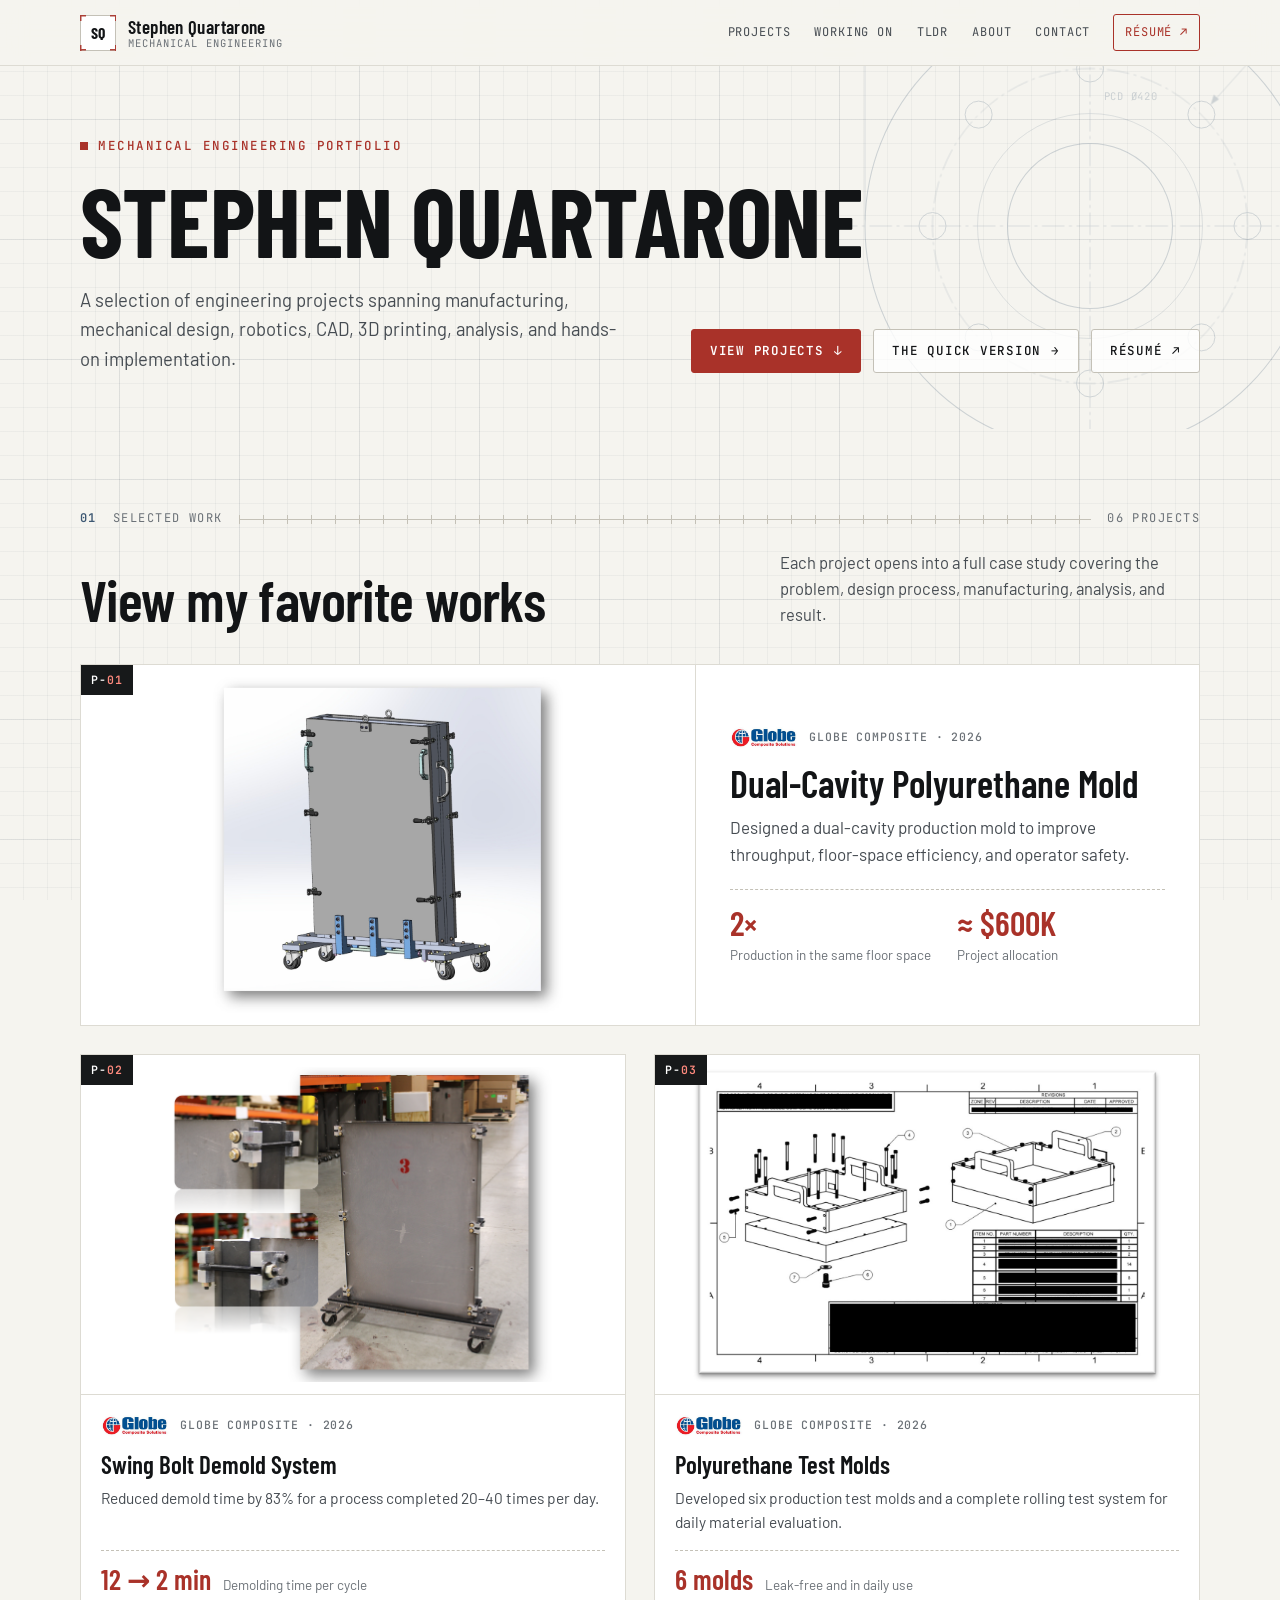
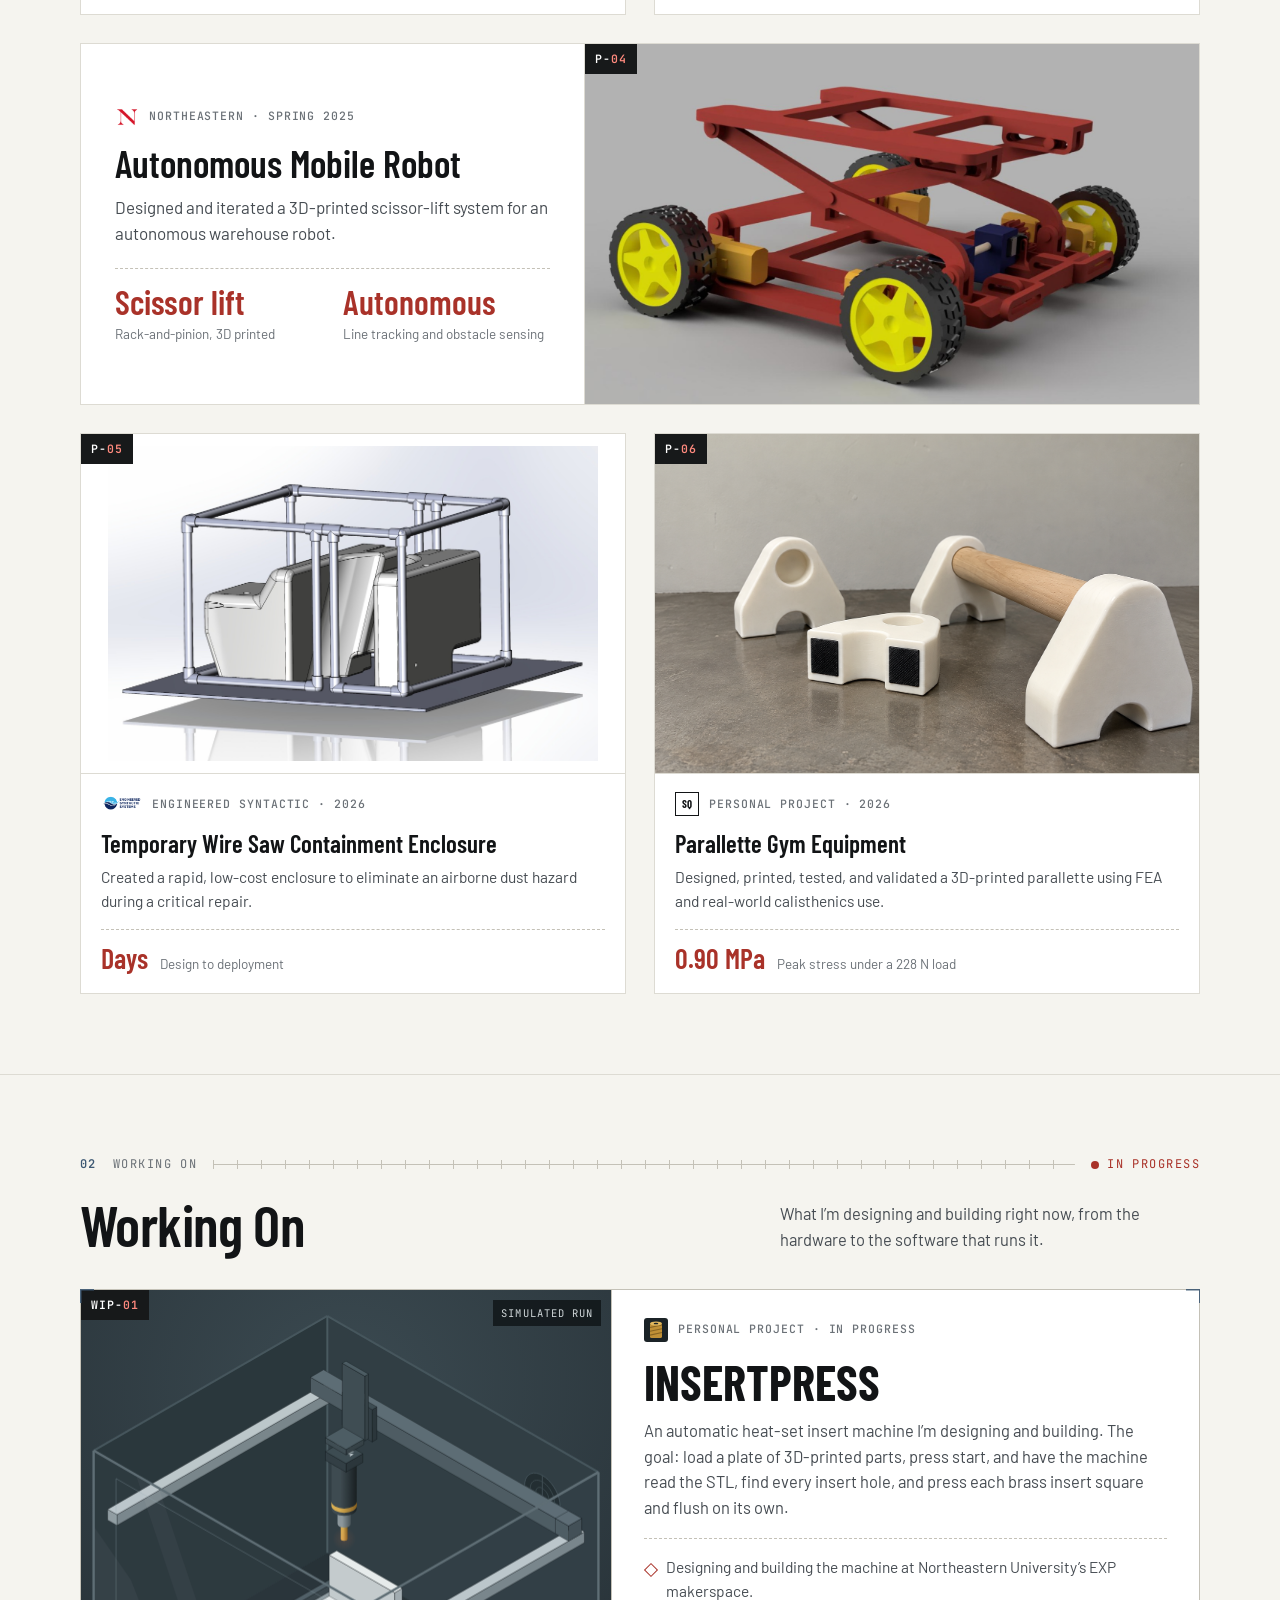
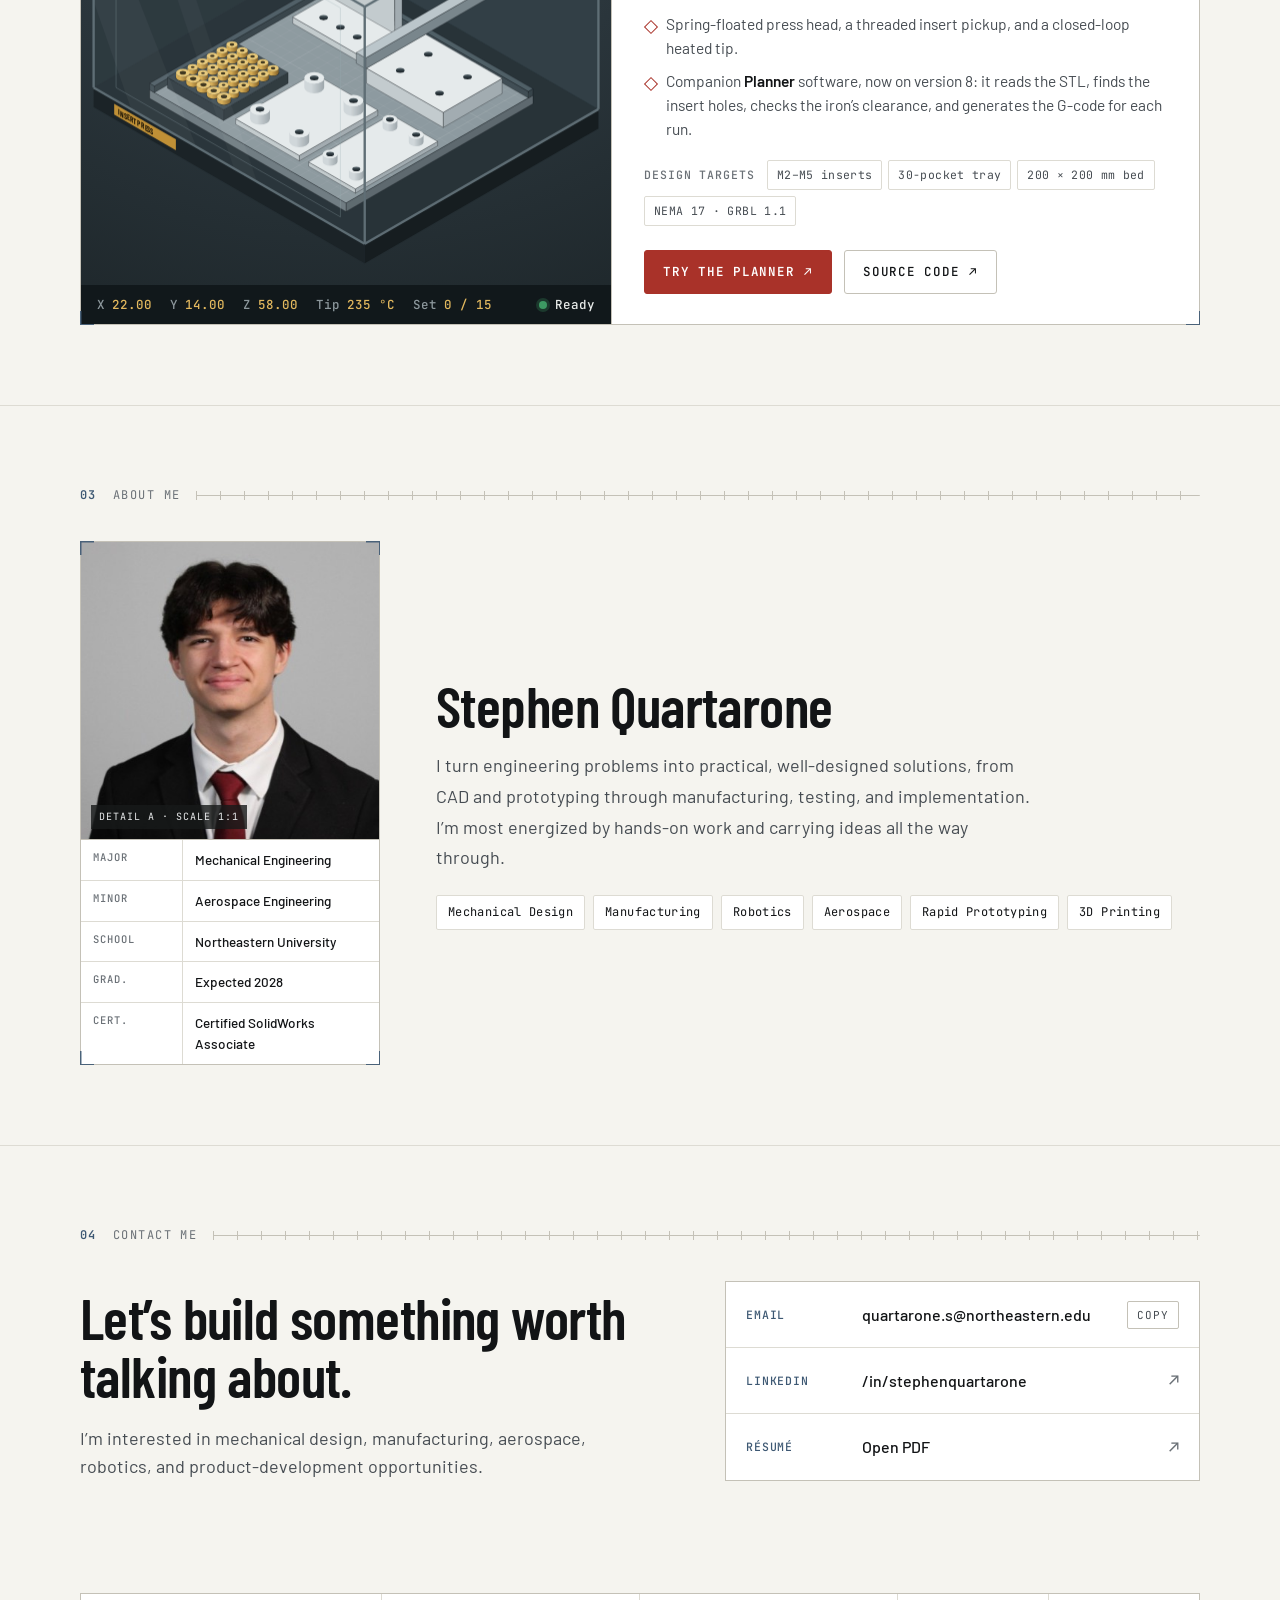
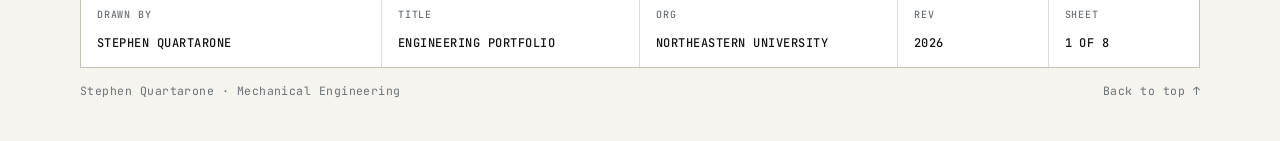
<file: index.html>
<!DOCTYPE html>
<html lang="en">
<head>
<!-- Google tag (gtag.js) -->
<script async src="https://www.googletagmanager.com/gtag/js?id=G-5W7C1K97H4"></script>
<script>
  window.dataLayer = window.dataLayer || [];
  function gtag(){dataLayer.push(arguments);}
  gtag('js', new Date());
  gtag('config', 'G-5W7C1K97H4');
</script>
<meta charset="utf-8">
<meta name="viewport" content="width=device-width,initial-scale=1">
<title>Stephen Quartarone - Engineering Portfolio</title>
<meta name="description" content="Mechanical Engineering portfolio of Stephen Quartarone (Northeastern University): manufacturing tooling, mechanical design, robotics, 3D printing, and FEA case studies.">
<meta name="theme-color" content="#f5f4ef">
<meta property="og:type" content="website">
<meta property="og:title" content="Stephen Quartarone - Engineering Portfolio">
<meta property="og:description" content="Manufacturing, mechanical design, robotics, CAD, 3D printing, analysis, and hands-on implementation.">
<meta property="og:url" content="https://stephenquartarone.com/">
<meta property="og:image" content="https://stephenquartarone.com/dual-thumb.jpg">
<link rel="icon" href="favicon.svg" type="image/svg+xml">
<link rel="preconnect" href="https://fonts.googleapis.com">
<link rel="preconnect" href="https://fonts.gstatic.com" crossorigin>
<link href="https://fonts.googleapis.com/css2?family=Barlow+Condensed:wght@500;600;700&family=Barlow:wght@400;500;600&family=JetBrains+Mono:wght@400;500;600&display=swap" rel="stylesheet">
<link rel="stylesheet" href="styles.css">
</head>
<body>
<a class="skip-link" href="#main">Skip to content</a>

<header class="site-header">
  <nav class="nav" aria-label="Primary">
    <a class="brand" href="index.html">
      <span class="brand-mark ticks">SQ</span>
      <span class="brand-text"><span class="brand-name">Stephen Quartarone</span><span class="brand-sub">Mechanical Engineering</span></span>
    </a>
    <button class="nav-toggle" type="button" aria-label="Menu" aria-expanded="false"><span></span></button>
    <div class="nav-links">
      <a href="index.html#projects">Projects</a>
      <a href="index.html#working-on">Working On</a>
      <a href="tldr.html">TLDR</a>
      <a href="index.html#about">About</a>
      <a href="index.html#contact">Contact</a>
      <a class="nav-cta" href="resume.pdf" target="_blank" rel="noopener">Résumé ↗</a>
    </div>
  </nav>
  <div class="progress" aria-hidden="true"></div>
</header>

<main id="main">

  <!-- ===== HERO ===== -->
  <section class="hero">
    <svg class="hero-drawing" viewBox="0 0 800 800" fill="none" stroke="currentColor" aria-hidden="true">
      <circle class="draw" cx="400" cy="400" r="300" stroke-width="1.4" pathLength="1"/>
      <circle class="draw d2" cx="400" cy="400" r="110" stroke-width="1.4" pathLength="1"/>
      <circle class="draw d2" cx="400" cy="400" r="150" stroke-width=".8" pathLength="1"/>
      <g>
        <circle class="draw d3" cx="610" cy="400" r="18" stroke-width="1.2" pathLength="1"/>
        <circle class="draw d3" cx="548.5" cy="251.5" r="18" stroke-width="1.2" pathLength="1"/>
        <circle class="draw d3" cx="400" cy="190" r="18" stroke-width="1.2" pathLength="1"/>
        <circle class="draw d3" cx="251.5" cy="251.5" r="18" stroke-width="1.2" pathLength="1"/>
        <circle class="draw d3" cx="190" cy="400" r="18" stroke-width="1.2" pathLength="1"/>
        <circle class="draw d3" cx="251.5" cy="548.5" r="18" stroke-width="1.2" pathLength="1"/>
        <circle class="draw d3" cx="400" cy="610" r="18" stroke-width="1.2" pathLength="1"/>
        <circle class="draw d3" cx="548.5" cy="548.5" r="18" stroke-width="1.2" pathLength="1"/>
      </g>
      <g class="fade" stroke-width=".9">
        <path d="M60 400H740M400 60V740" stroke-dasharray="30 6 4 6"/>
        <circle cx="400" cy="400" r="210" stroke-dasharray="30 6 4 6"/>
        <path d="M100 392V36M700 392V36"/>
        <path d="M112 54H354M446 54H688"/>
        <path d="M100 54l14-5v10zM700 54l-14-5v10z" fill="currentColor" stroke="none"/>
        <path d="M561 238L640 150H760"/>
        <path d="M561 238l4-13 7 6z" fill="currentColor" stroke="none"/>
      </g>
      <g class="fade" fill="currentColor" stroke="none" font-family="JetBrains Mono, monospace" font-size="17" letter-spacing="1">
        <text x="400" y="60" text-anchor="middle">Ø600</text>
        <text x="648" y="140">8× Ø36 EQ SP</text>
        <text x="418" y="232" font-size="14">PCD Ø420</text>
      </g>
    </svg>

    <div class="wrap">
      <p class="eyebrow">Mechanical Engineering Portfolio</p>
      <h1>Stephen Quartarone</h1>
      <div class="hero-row">
        <p class="hero-lead">A selection of engineering projects spanning manufacturing, mechanical design, robotics, CAD, 3D printing, analysis, and hands-on implementation.</p>
        <div class="hero-actions">
          <a class="btn btn--primary" href="#projects">View projects <span class="arrow">↓</span></a>
          <a class="btn" href="tldr.html">The quick version <span class="arrow">→</span></a>
          <a class="btn" href="resume.pdf" target="_blank" rel="noopener">Résumé <span class="arrow">↗</span></a>
        </div>
      </div>
    </div>
  </section>

  <!-- ===== PROJECTS ===== -->
  <section class="section" id="projects">
    <div class="wrap">
      <div class="section-head reveal">
        <div class="section-rule"><span class="num">01</span><span>Selected work</span><span class="rule"></span><span>06 projects</span></div>
        <div class="section-head-row">
          <h2 class="title">View my favorite works</h2>
          <p class="section-intro">Each project opens into a full case study covering the problem, design process, manufacturing, analysis, and result.</p>
        </div>
      </div>

      <div class="project-grid">

        <a class="card card--feature ticks reveal" href="dual-cavity.html">
          <div class="plate">
            <span class="plate-id">P-<b>01</b></span>
            <img src="dual-thumb.jpg" alt="CAD render of the dual-cavity polyurethane mold on its rolling base">
            <span class="plate-open">Case study ↗</span>
          </div>
          <div class="card-body">
            <div class="org"><img class="org-logo" src="logo-globe.jpg" alt="Globe Composite Solutions"><span class="label">Globe Composite · 2026</span></div>
            <h3>Dual-Cavity Polyurethane Mold</h3>
            <p class="card-summary">Designed a dual-cavity production mold to improve throughput, floor-space efficiency, and operator safety.</p>
            <div class="metric-pair">
              <div><strong>2×</strong><span>Production in the same floor space</span></div>
              <div><strong>≈ $600K</strong><span>Project allocation</span></div>
            </div>
          </div>
        </a>

        <a class="card ticks reveal" href="swing-bolt.html">
          <div class="plate">
            <span class="plate-id">P-<b>02</b></span>
            <img src="swing-thumb.png" alt="Swing bolt demold system installed on a production mold" loading="lazy">
            <span class="plate-open">Case study ↗</span>
          </div>
          <div class="card-body">
            <div class="org"><img class="org-logo" src="logo-globe.jpg" alt="Globe Composite Solutions"><span class="label">Globe Composite · 2026</span></div>
            <h3>Swing Bolt Demold System</h3>
            <p class="card-summary">Reduced demold time by 83% for a process completed 20–40 times per day.</p>
            <div class="metric"><strong>12 → 2 min</strong><span>Demolding time per cycle</span></div>
          </div>
        </a>

        <a class="card ticks reveal" href="test-molds.html">
          <div class="plate">
            <span class="plate-id">P-<b>03</b></span>
            <img src="test-thumb-redacted.png" alt="Redacted assembly drawing of the polyurethane test mold" loading="lazy">
            <span class="plate-open">Case study ↗</span>
          </div>
          <div class="card-body">
            <div class="org"><img class="org-logo" src="logo-globe.jpg" alt="Globe Composite Solutions"><span class="label">Globe Composite · 2026</span></div>
            <h3>Polyurethane Test Molds</h3>
            <p class="card-summary">Developed six production test molds and a complete rolling test system for daily material evaluation.</p>
            <div class="metric"><strong>6 molds</strong><span>Leak-free and in daily use</span></div>
          </div>
        </a>

        <a class="card card--feature card--flip ticks reveal" href="warehouse-robot.html">
          <div class="plate photo">
            <span class="plate-id">P-<b>04</b></span>
            <img src="robot-thumb.jpg" alt="Render of the autonomous mobile robot with its scissor lift" loading="lazy">
            <span class="plate-open">Case study ↗</span>
          </div>
          <div class="card-body">
            <div class="org"><img class="org-logo" src="logo-northeastern.png" alt="Northeastern University"><span class="label">Northeastern · Spring 2025</span></div>
            <h3>Autonomous Mobile Robot</h3>
            <p class="card-summary">Designed and iterated a 3D-printed scissor-lift system for an autonomous warehouse robot.</p>
            <div class="metric-pair">
              <div><strong>Scissor lift</strong><span>Rack-and-pinion, 3D printed</span></div>
              <div><strong>Autonomous</strong><span>Line tracking and obstacle sensing</span></div>
            </div>
          </div>
        </a>

        <a class="card ticks reveal" href="wire-saw.html">
          <div class="plate">
            <span class="plate-id">P-<b>05</b></span>
            <img src="wire-thumb.jpg" alt="CAD model of the PVC containment enclosure frame around the workpiece" loading="lazy">
            <span class="plate-open">Case study ↗</span>
          </div>
          <div class="card-body">
            <div class="org"><img class="org-logo" src="logo-ess.png" alt="Engineered Syntactic Systems"><span class="label">Engineered Syntactic · 2026</span></div>
            <h3>Temporary Wire Saw Containment Enclosure</h3>
            <p class="card-summary">Created a rapid, low-cost enclosure to eliminate an airborne dust hazard during a critical repair.</p>
            <div class="metric"><strong>Days</strong><span>Design to deployment</span></div>
          </div>
        </a>

        <a class="card ticks reveal" href="parallettes.html">
          <div class="plate photo">
            <span class="plate-id">P-<b>06</b></span>
            <img src="white-parallettes.png" alt="White 3D-printed modular parallettes with a wooden handle" loading="lazy">
            <span class="plate-open">Case study ↗</span>
          </div>
          <div class="card-body">
            <div class="org"><span class="mark" aria-hidden="true">SQ</span><span class="label">Personal project · 2026</span></div>
            <h3>Parallette Gym Equipment</h3>
            <p class="card-summary">Designed, printed, tested, and validated a 3D-printed parallette using FEA and real-world calisthenics use.</p>
            <div class="metric"><strong>0.90 MPa</strong><span>Peak stress under a 228 N load</span></div>
          </div>
        </a>

      </div>
    </div>
  </section>

  <!-- ===== WORKING ON ===== -->
  <section class="section" id="working-on">
    <div class="wrap">
      <div class="section-head reveal">
        <div class="section-rule"><span class="num">02</span><span>Working on</span><span class="rule"></span><span class="live"><i></i>In progress</span></div>
        <div class="section-head-row">
          <h2 class="title">Working On</h2>
          <p class="section-intro">What I’m designing and building right now, from the hardware to the software that runs it.</p>
        </div>
      </div>

      <article class="wip ticks reveal">
        <figure class="wip-media">
          <div class="stage">
            <span class="plate-id">WIP-<b>01</b></span>
            <span class="stage-tag">Simulated run</span>
            <canvas id="ip-canvas" role="img" aria-label="Animated drawing of InsertPress picking brass inserts from a tray and pressing them into four different printed parts"></canvas>
          </div>
          <div class="dro" aria-hidden="true">
            <span class="ax"><i>X</i><b id="dro-x">22.00</b></span>
            <span class="ax"><i>Y</i><b id="dro-y">14.00</b></span>
            <span class="ax"><i>Z</i><b id="dro-z">58.00</b></span>
            <span class="ax"><i>Tip</i><b id="dro-t">235 °C</b></span>
            <span class="ax"><i>Set</i><b id="dro-n">0 / 15</b></span>
            <span class="st"><span class="led" id="dro-dot"></span><span id="dro-s">Ready</span></span>
          </div>
        </figure>

        <div class="wip-body">
          <div class="org"><img class="org-logo" src="logo-insertpress.svg" alt=""><span class="label">Personal project · In progress</span></div>
          <h3>InsertPress</h3>
          <p class="card-summary">An automatic heat-set insert machine I’m designing and building. The goal: load a plate of 3D-printed parts, press start, and have the machine read the STL, find every insert hole, and press each brass insert square and flush on its own.</p>
          <ul class="wip-list">
            <li>Designing and building the machine at Northeastern University’s EXP makerspace.</li>
            <li>Spring-floated press head, a threaded insert pickup, and a closed-loop heated tip.</li>
            <li>Companion <strong>Planner</strong> software, now on version 8: it reads the STL, finds the insert holes, checks the iron’s clearance, and generates the G-code for each run.</li>
          </ul>
          <div class="wip-specs"><span class="label">Design targets</span><span class="chip">M2–M5 inserts</span><span class="chip">30-pocket tray</span><span class="chip">200 × 200 mm bed</span><span class="chip">NEMA 17 · GRBL 1.1</span></div>
          <div class="wip-actions">
            <a class="btn btn--primary" href="https://steveq1356-cloud.github.io/InsertsV8/" target="_blank" rel="noopener">Try the Planner <span class="arrow">↗</span></a>
            <a class="btn" href="https://github.com/steveq1356-cloud/InsertsV8" target="_blank" rel="noopener">Source code <span class="arrow">↗</span></a>
          </div>
        </div>
      </article>
    </div>
  </section>

  <!-- ===== ABOUT ===== -->
  <section class="section" id="about">
    <div class="wrap">
      <div class="section-head reveal">
        <div class="section-rule"><span class="num">03</span><span>About me</span><span class="rule"></span></div>
      </div>

      <div class="about-grid reveal">
        <aside class="spec-card ticks" aria-label="Profile summary">
          <div class="spec-photo">
            <img src="headshot.jpg" alt="Stephen Quartarone headshot" width="400" height="400" loading="lazy">
            <span class="spec-tag">DETAIL A · SCALE 1:1</span>
          </div>
          <table class="spec-table">
            <tr><th scope="row">Major</th><td>Mechanical Engineering</td></tr>
            <tr><th scope="row">Minor</th><td>Aerospace Engineering</td></tr>
            <tr><th scope="row">School</th><td>Northeastern University</td></tr>
            <tr><th scope="row">Grad.</th><td>Expected 2028</td></tr>
            <tr><th scope="row">Cert.</th><td>Certified SolidWorks Associate</td></tr>
          </table>
        </aside>

        <div class="about-main">
          <h2 class="title">Stephen Quartarone</h2>
          <p class="about-copy">I turn engineering problems into practical, well-designed solutions, from CAD and prototyping through manufacturing, testing, and implementation. I’m most energized by hands-on work and carrying ideas all the way through.</p>
          <div class="focus-list">
            <span class="chip">Mechanical Design</span><span class="chip">Manufacturing</span><span class="chip">Robotics</span>
            <span class="chip">Aerospace</span><span class="chip">Rapid Prototyping</span><span class="chip">3D Printing</span>
          </div>
        </div>
      </div>
    </div>
  </section>

  <!-- ===== CONTACT ===== -->
  <section class="section" id="contact">
    <div class="wrap">
      <div class="section-head reveal">
        <div class="section-rule"><span class="num">04</span><span>Contact me</span><span class="rule"></span></div>
      </div>
      <div class="contact-grid reveal">
        <div>
          <h2 class="title">Let’s build something worth talking about.</h2>
          <p class="contact-copy">I’m interested in mechanical design, manufacturing, aerospace, robotics, and product-development opportunities.</p>
        </div>
        <div class="contact-list">
          <div class="contact-row">
            <span class="label">Email</span>
            <a class="val" href="mailto:quartarone.s@northeastern.edu">quartarone.s@northeastern.edu</a>
            <button class="copy-btn" type="button" data-copy="quartarone.s@northeastern.edu">Copy</button>
          </div>
          <a class="contact-row" href="https://www.linkedin.com/in/stephenquartarone/" target="_blank" rel="noopener">
            <span class="label">LinkedIn</span><span class="val">/in/stephenquartarone</span><span class="go">↗</span>
          </a>
          <a class="contact-row" href="resume.pdf" target="_blank" rel="noopener">
            <span class="label">Résumé</span><span class="val">Open PDF</span><span class="go">↗</span>
          </a>
        </div>
      </div>
    </div>
  </section>

</main>

<footer class="site-footer">
  <div class="wrap">
    <div class="title-block">
      <div><span class="label">Drawn by</span><strong>Stephen Quartarone</strong></div>
      <div><span class="label">Title</span><strong>Engineering Portfolio</strong></div>
      <div><span class="label">Org</span><strong>Northeastern University</strong></div>
      <div><span class="label">Rev</span><strong>2026</strong></div>
      <div><span class="label">Sheet</span><strong>1 of 8</strong></div>
    </div>
    <div class="footer-note"><span>Stephen Quartarone · Mechanical Engineering</span><a href="#main">Back to top ↑</a></div>
  </div>
</footer>

<div class="coords" aria-hidden="true"><span>X <b data-x>0000</b></span><span>Y <b data-y>0000</b></span></div>
<script src="site.js"></script>
<script src="insertpress.js"></script>
</body>
</html>
</file>
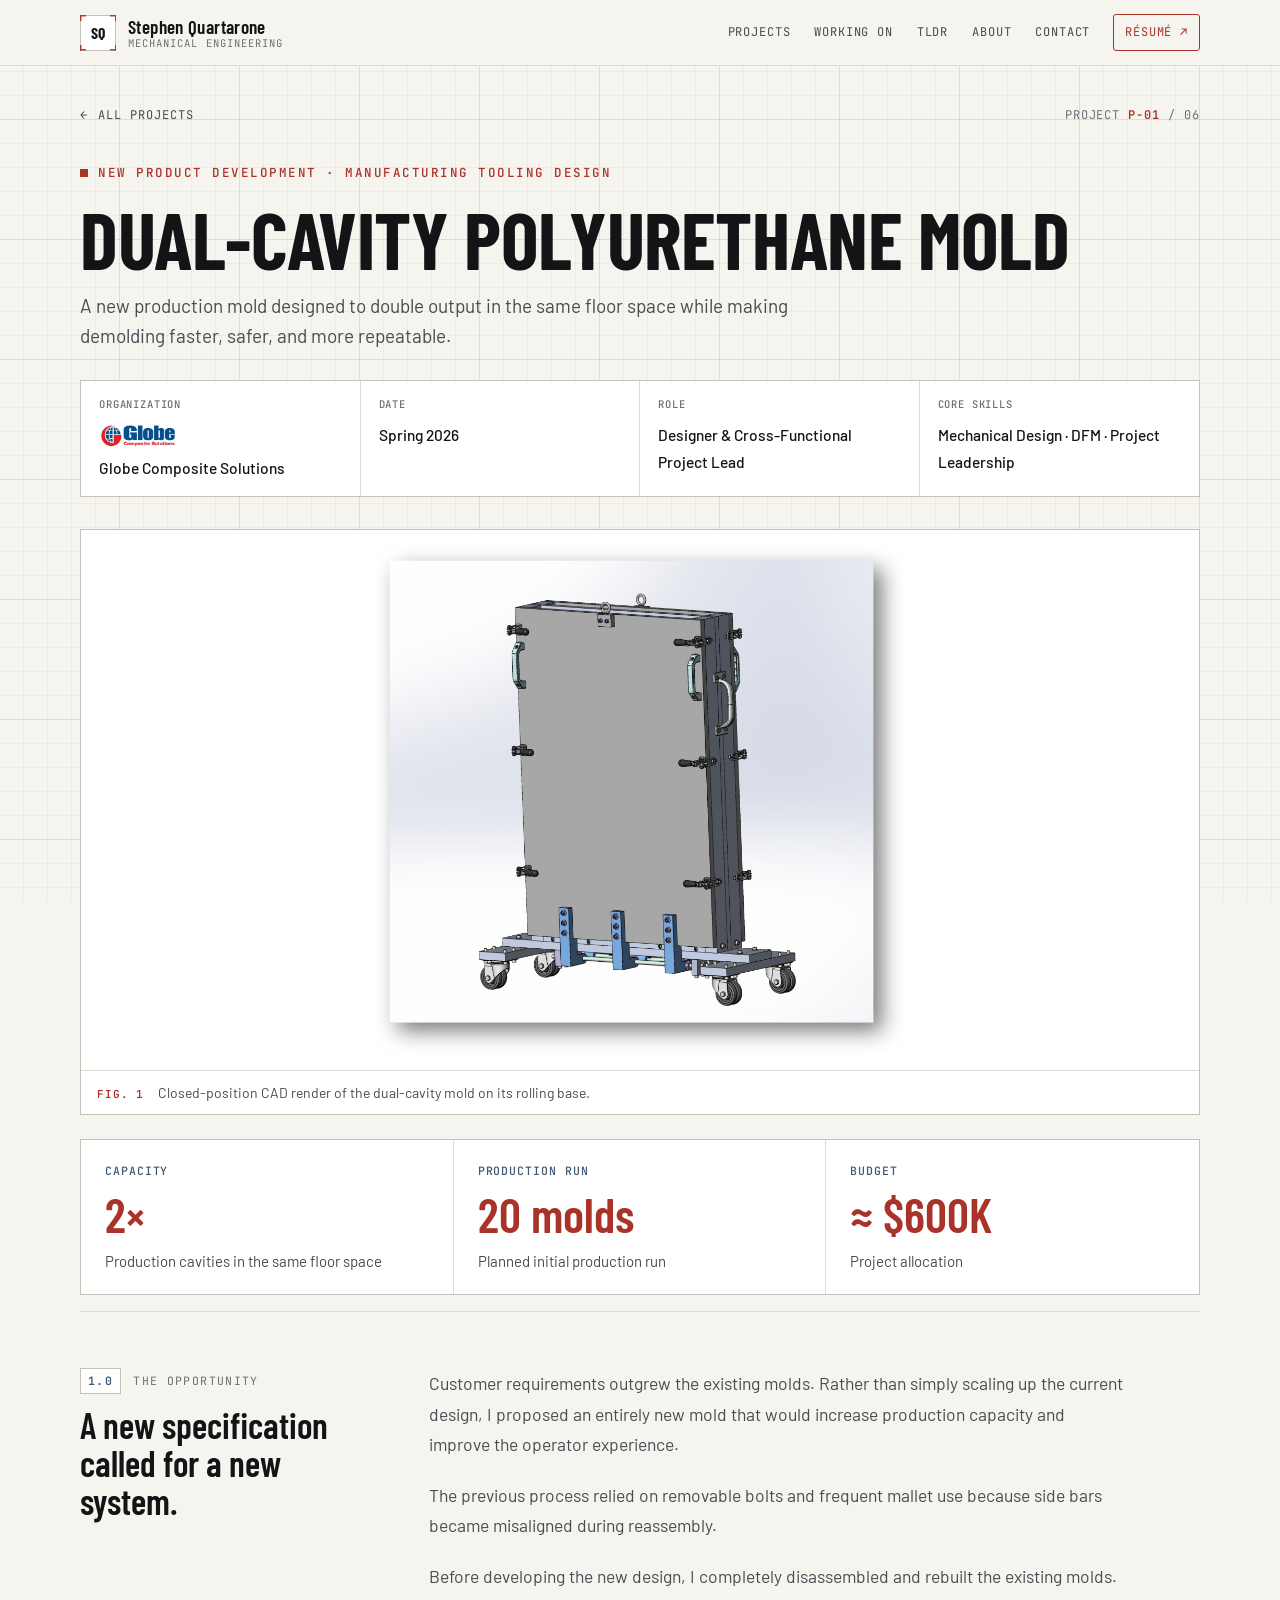
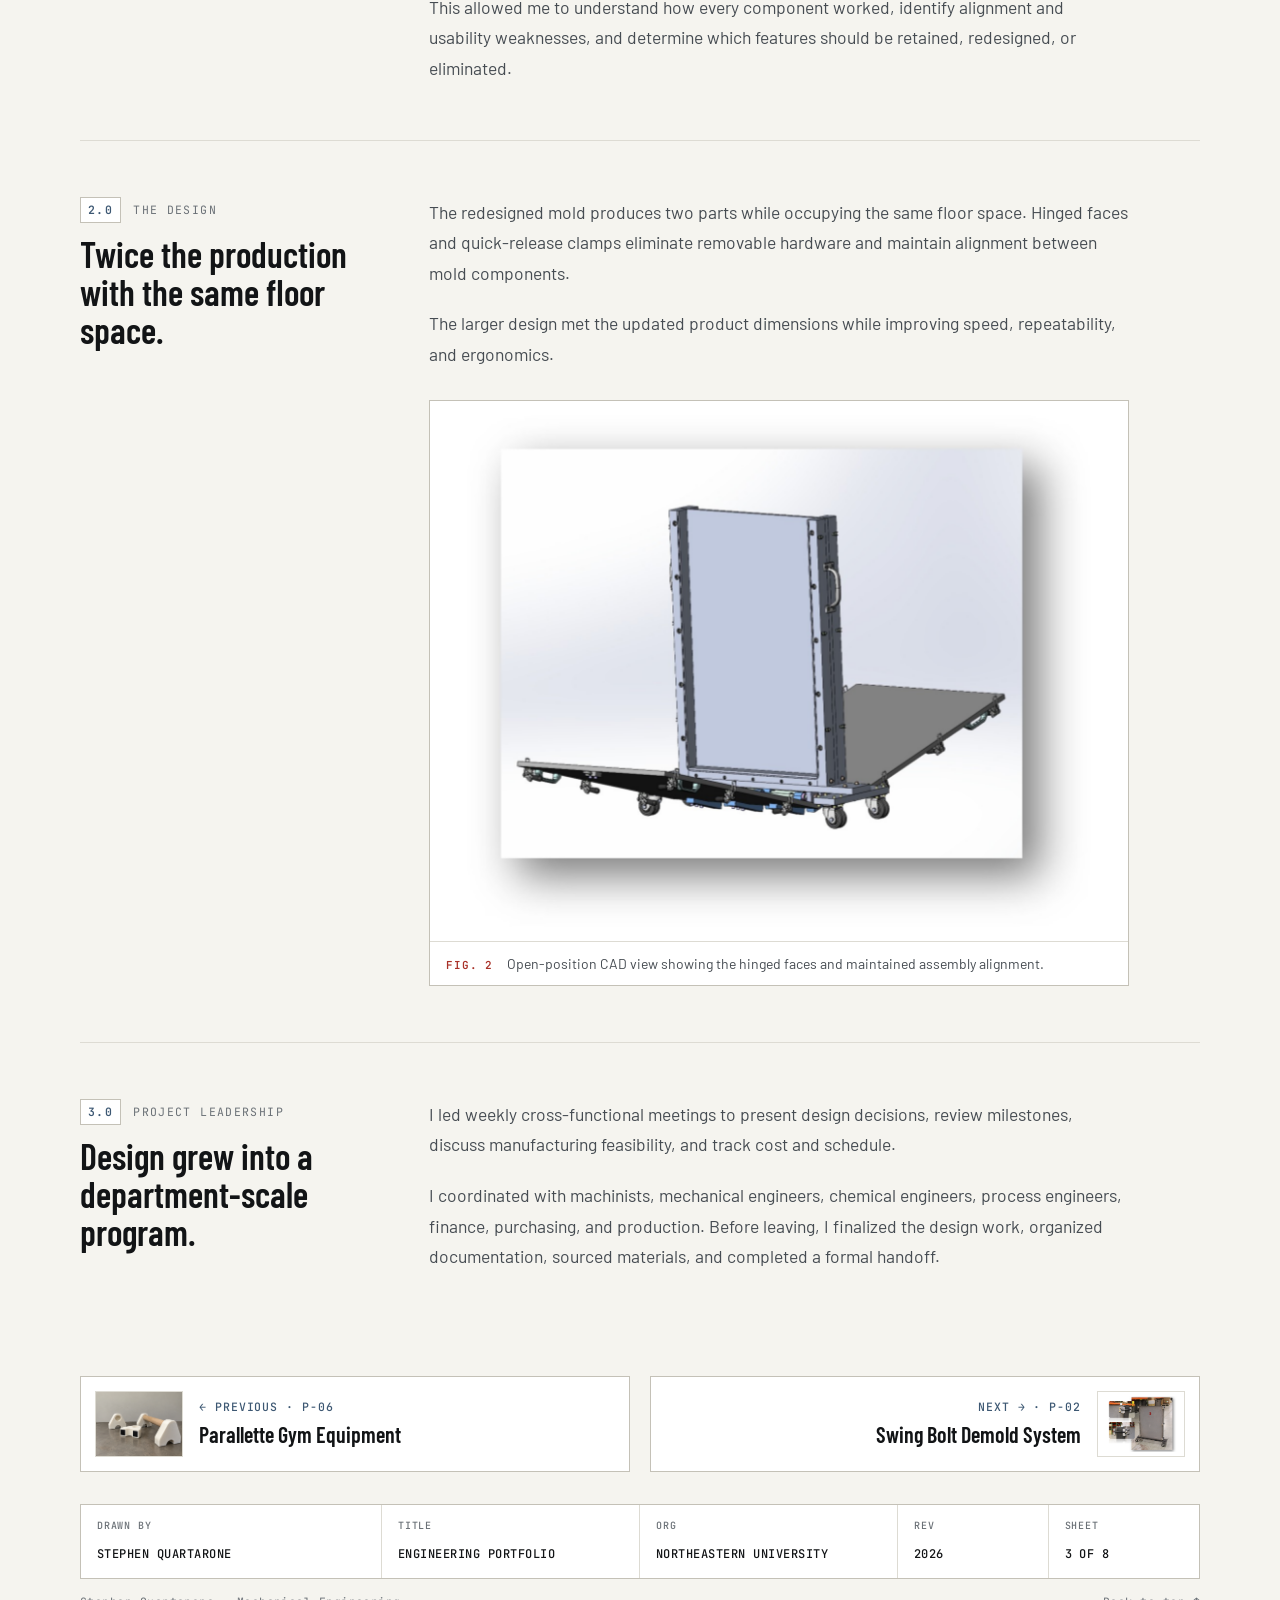
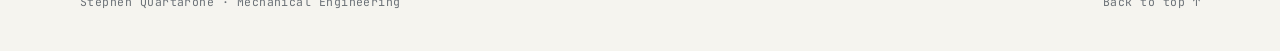
<file: dual-cavity.html>
<!DOCTYPE html>
<html lang="en">
<head>
<!-- Google tag (gtag.js) -->
<script async src="https://www.googletagmanager.com/gtag/js?id=G-5W7C1K97H4"></script>
<script>
  window.dataLayer = window.dataLayer || [];
  function gtag(){dataLayer.push(arguments);}
  gtag('js', new Date());
  gtag('config', 'G-5W7C1K97H4');
</script>
<meta charset="utf-8">
<meta name="viewport" content="width=device-width,initial-scale=1">
<title>Dual-Cavity Polyurethane Mold - Stephen Quartarone</title>
<meta name="description" content="A new production mold designed to double output in the same floor space while making demolding faster, safer, and more repeatable.">
<meta name="theme-color" content="#f5f4ef">
<meta property="og:type" content="article">
<meta property="og:title" content="Dual-Cavity Polyurethane Mold - Stephen Quartarone">
<meta property="og:description" content="A new production mold designed to double output in the same floor space while making demolding faster, safer, and more repeatable.">
<meta property="og:url" content="https://stephenquartarone.com/dual-cavity.html">
<meta property="og:image" content="https://stephenquartarone.com/dual-thumb.jpg">
<link rel="icon" href="favicon.svg" type="image/svg+xml">
<link rel="preconnect" href="https://fonts.googleapis.com">
<link rel="preconnect" href="https://fonts.gstatic.com" crossorigin>
<link href="https://fonts.googleapis.com/css2?family=Barlow+Condensed:wght@500;600;700&family=Barlow:wght@400;500;600&family=JetBrains+Mono:wght@400;500;600&display=swap" rel="stylesheet">
<link rel="stylesheet" href="styles.css">
</head>
<body>
<a class="skip-link" href="#main">Skip to content</a>

<header class="site-header">
  <nav class="nav" aria-label="Primary">
    <a class="brand" href="index.html">
      <span class="brand-mark ticks">SQ</span>
      <span class="brand-text"><span class="brand-name">Stephen Quartarone</span><span class="brand-sub">Mechanical Engineering</span></span>
    </a>
    <button class="nav-toggle" type="button" aria-label="Menu" aria-expanded="false"><span></span></button>
    <div class="nav-links">
      <a href="index.html#projects">Projects</a>
      <a href="index.html#working-on">Working On</a>
      <a href="tldr.html">TLDR</a>
      <a href="index.html#about">About</a>
      <a href="index.html#contact">Contact</a>
      <a class="nav-cta" href="resume.pdf" target="_blank" rel="noopener">Résumé ↗</a>
    </div>
  </nav>
  <div class="progress" aria-hidden="true"></div>
</header>

<main id="main">
<div class="wrap">

<section class="case-hero">
  <div class="crumbs">
    <a class="back" href="index.html#projects"><span class="arrow">←</span> All projects</a>
    <span class="proj-no">PROJECT <b>P-01</b> / 06</span>
  </div>
  <p class="eyebrow">New Product Development · Manufacturing Tooling Design</p>
  <h1>Dual-Cavity Polyurethane Mold</h1>
  <p class="case-subtitle">A new production mold designed to double output in the same floor space while making demolding faster, safer, and more repeatable.</p>
  <div class="tb">
    <div><span class="label">Organization</span><div class="tb-org"><img class="org-logo" src="logo-globe.jpg" alt=""><strong>Globe Composite Solutions</strong></div></div>
    <div><span class="label">Date</span><strong>Spring 2026</strong></div>
    <div><span class="label">Role</span><strong>Designer &amp; Cross-Functional Project Lead</strong></div>
    <div><span class="label">Core Skills</span><strong>Mechanical Design · DFM · Project Leadership</strong></div>
  </div>
</section>

<div class="hero-fig reveal">
<figure class="fig">
  <div class="fig-plate"><img src="dual-thumb.jpg" alt="CAD render of the dual-cavity polyurethane mold on its rolling base"><span class="fig-zoom">Click to enlarge</span></div>
  <figcaption>Closed-position CAD render of the dual-cavity mold on its rolling base.</figcaption>
</figure>
</div>

<section class="impact reveal" aria-label="Key results">
  <div><span class="label">Capacity</span><strong>2×</strong><span>Production cavities in the same floor space</span></div>
  <div><span class="label">Production run</span><strong>20 molds</strong><span>Planned initial production run</span></div>
  <div><span class="label">Budget</span><strong>≈ $600K</strong><span>Project allocation</span></div>
</section>

<section class="story">
  <div class="story-head reveal"><p class="kicker">The Opportunity</p><h2>A new specification called for a new system.</h2></div>
  <div class="story-copy reveal">
<p>Customer requirements outgrew the existing molds. Rather than simply scaling up the current design, I proposed an entirely new mold that would increase production capacity and improve the operator experience.</p>
<p>The previous process relied on removable bolts and frequent mallet use because side bars became misaligned during reassembly.</p>
<p>Before developing the new design, I completely disassembled and rebuilt the existing molds. This allowed me to understand how every component worked, identify alignment and usability weaknesses, and determine which features should be retained, redesigned, or eliminated.</p>
  </div>
</section>

<section class="story">
  <div class="story-head reveal"><p class="kicker">The Design</p><h2>Twice the production with the same floor space.</h2></div>
  <div class="story-copy reveal">
<p>The redesigned mold produces two parts while occupying the same floor space. Hinged faces and quick-release clamps eliminate removable hardware and maintain alignment between mold components.</p>
<p>The larger design met the updated product dimensions while improving speed, repeatability, and ergonomics.</p>
<div class="gallery single">
<figure class="fig">
  <div class="fig-plate"><img src="dual-open.jpg" alt="Dual-cavity mold CAD in the open position" loading="lazy"><span class="fig-zoom">Click to enlarge</span></div>
  <figcaption>Open-position CAD view showing the hinged faces and maintained assembly alignment.</figcaption>
</figure>
</div>
  </div>
</section>

<section class="story">
  <div class="story-head reveal"><p class="kicker">Project Leadership</p><h2>Design grew into a department-scale program.</h2></div>
  <div class="story-copy reveal">
<p>I led weekly cross-functional meetings to present design decisions, review milestones, discuss manufacturing feasibility, and track cost and schedule.</p>
<p>I coordinated with machinists, mechanical engineers, chemical engineers, process engineers, finance, purchasing, and production. Before leaving, I finalized the design work, organized documentation, sourced materials, and completed a formal handoff.</p>
  </div>
</section>

<nav class="pager" aria-label="More projects">
  <a class="prev ticks" href="parallettes.html">
    <span class="thumb photo"><img src="white-parallettes.png" alt="" loading="lazy"></span>
    <span><span class="label dir">← Previous · P-06</span><strong>Parallette Gym Equipment</strong></span>
  </a>
  <a class="next ticks" href="swing-bolt.html">
    <span class="thumb"><img src="swing-thumb.png" alt="" loading="lazy"></span>
    <span><span class="label dir">Next → · P-02</span><strong>Swing Bolt Demold System</strong></span>
  </a>
</nav>

</div>
</main>

<footer class="site-footer">
  <div class="wrap">
    <div class="title-block">
      <div><span class="label">Drawn by</span><strong>Stephen Quartarone</strong></div>
      <div><span class="label">Title</span><strong>Engineering Portfolio</strong></div>
      <div><span class="label">Org</span><strong>Northeastern University</strong></div>
      <div><span class="label">Rev</span><strong>2026</strong></div>
      <div><span class="label">Sheet</span><strong>3 of 8</strong></div>
    </div>
    <div class="footer-note"><span>Stephen Quartarone · Mechanical Engineering</span><a href="#main">Back to top ↑</a></div>
  </div>
</footer>

<div class="coords" aria-hidden="true"><span>X <b data-x>0000</b></span><span>Y <b data-y>0000</b></span></div>
<script src="site.js"></script>
</body>
</html>
</file>
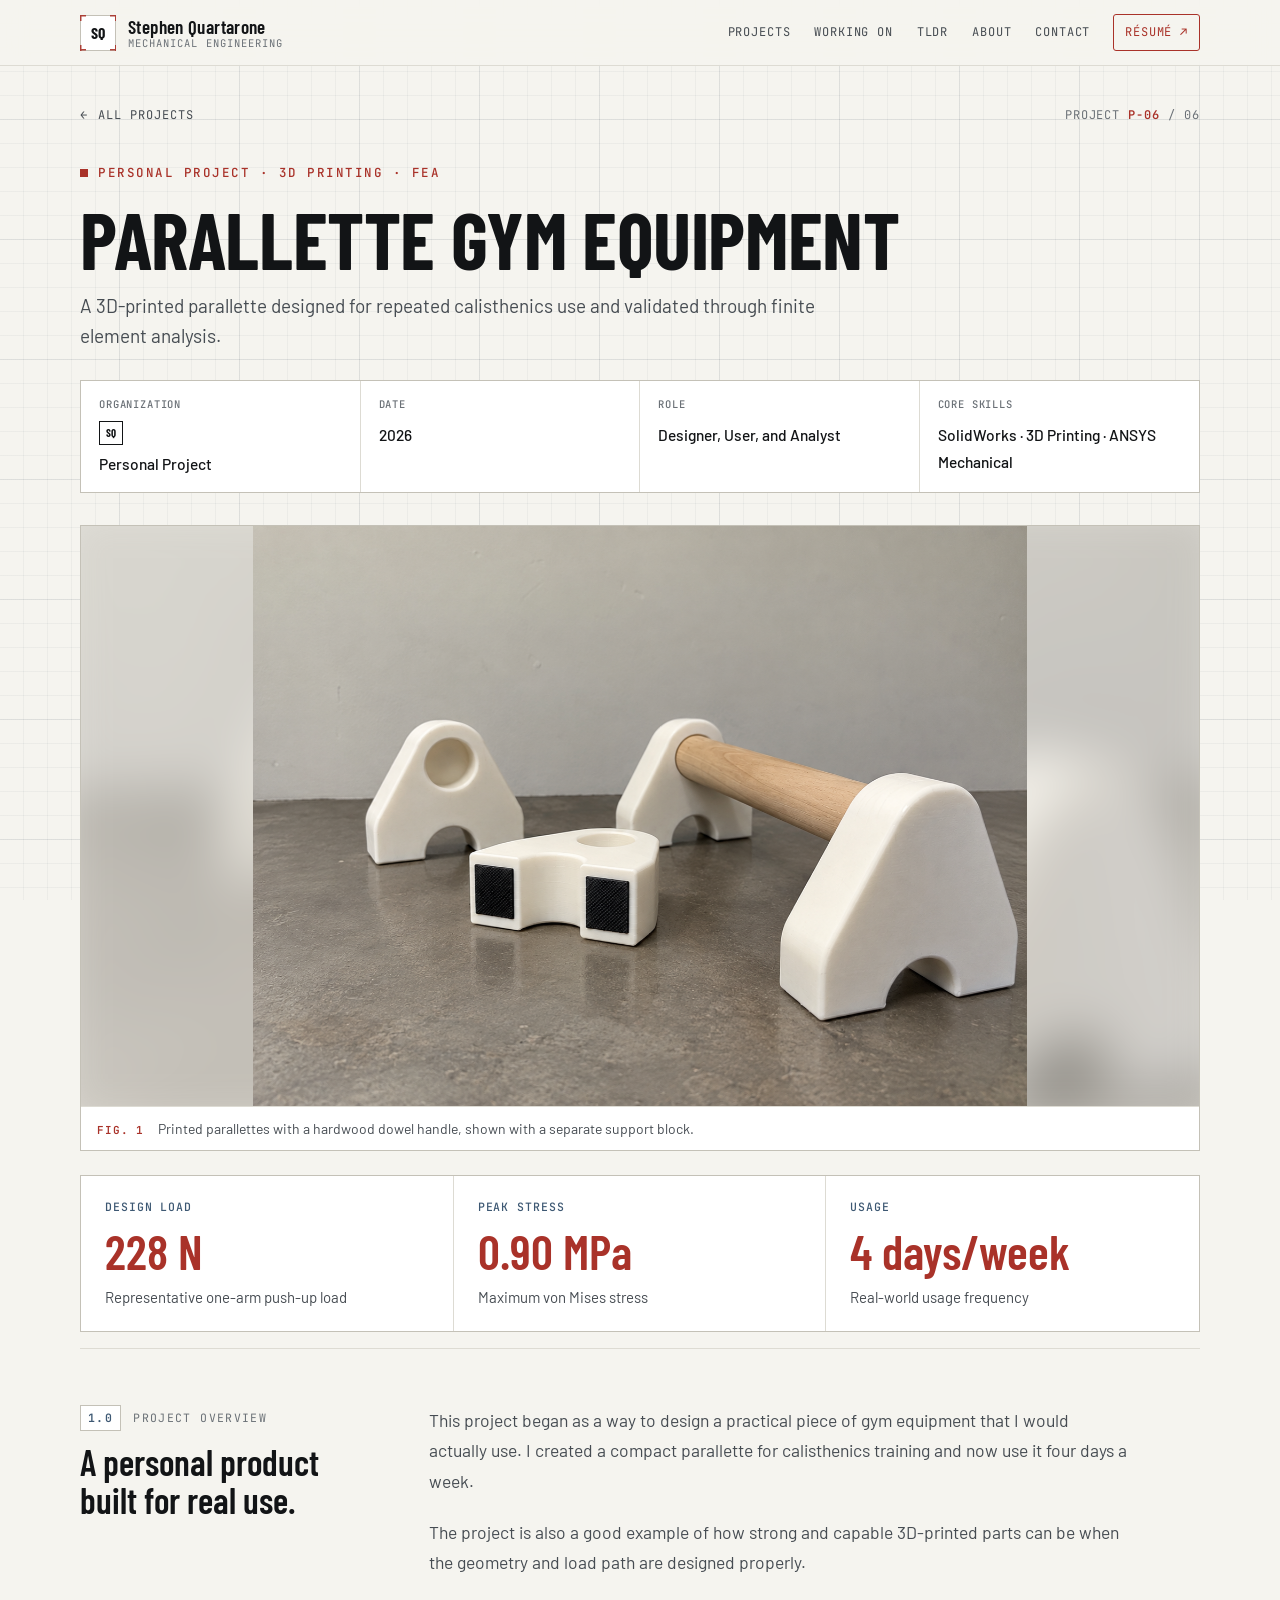
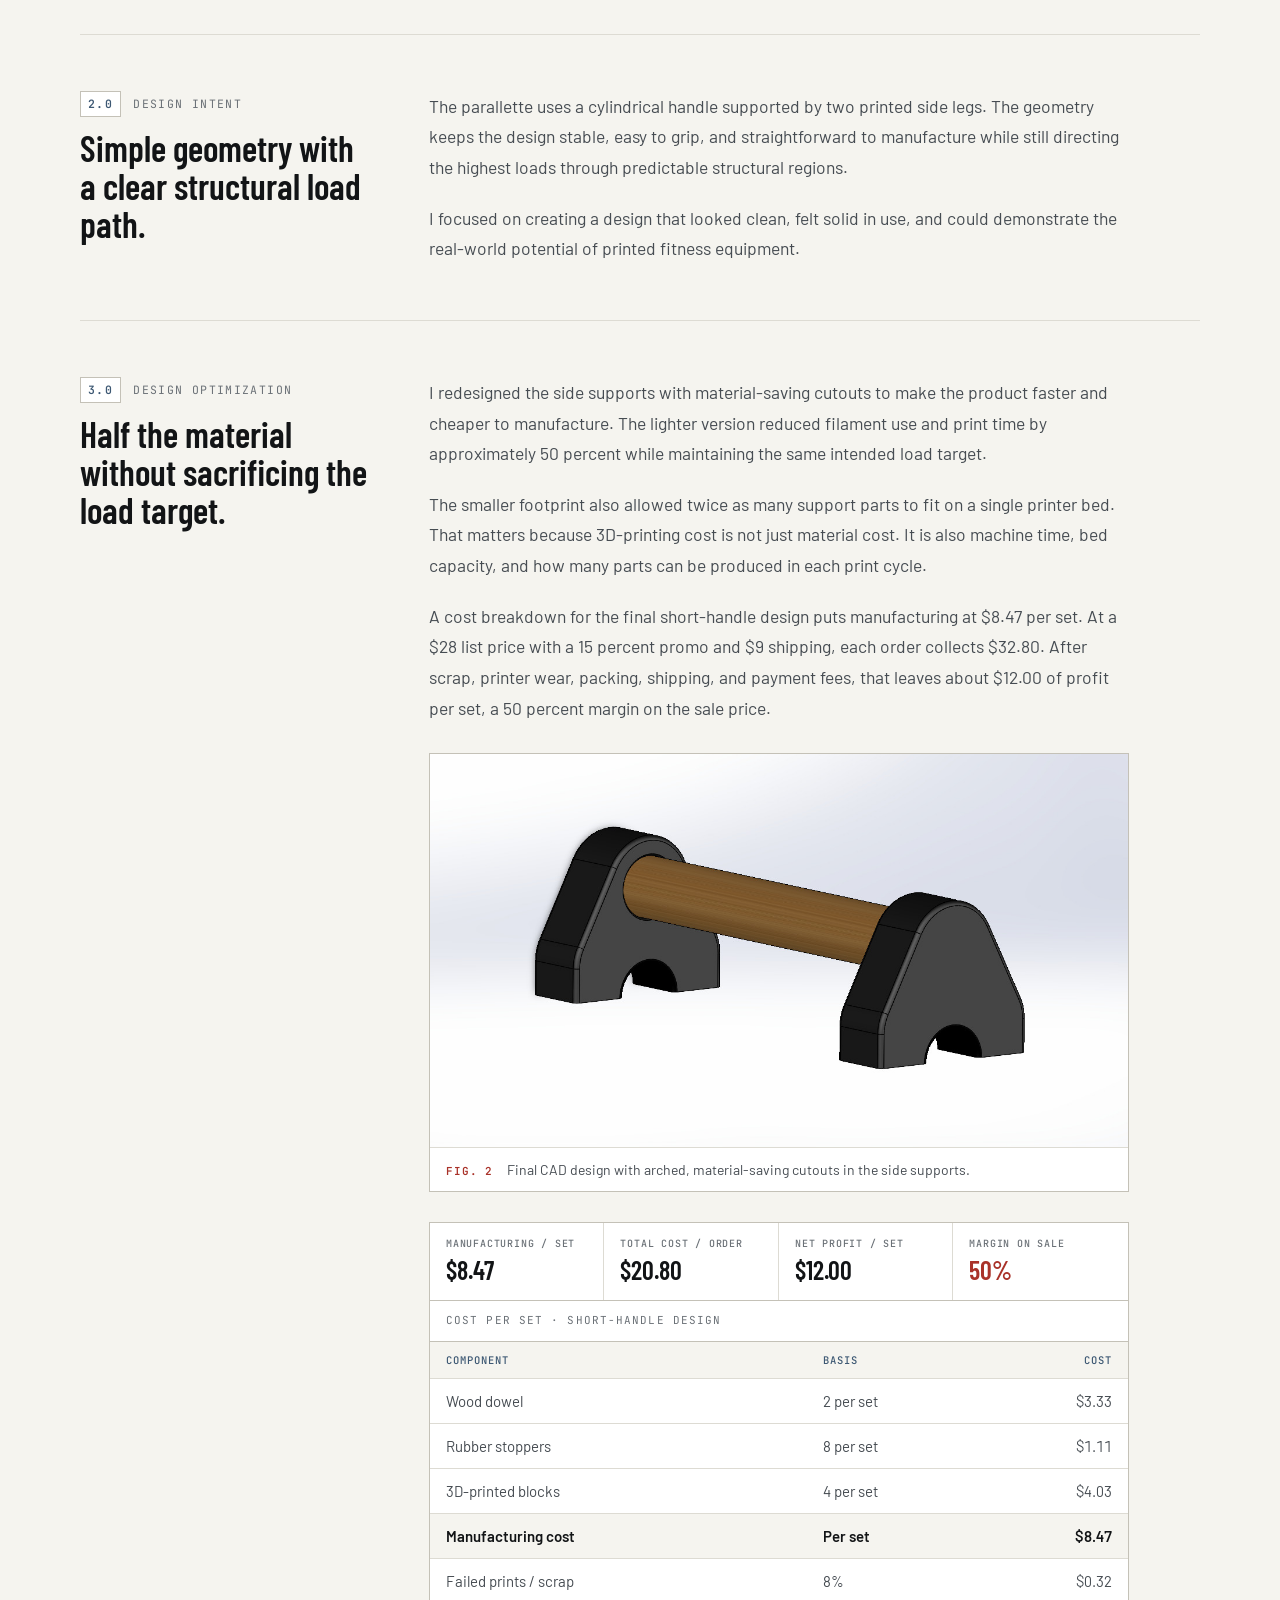
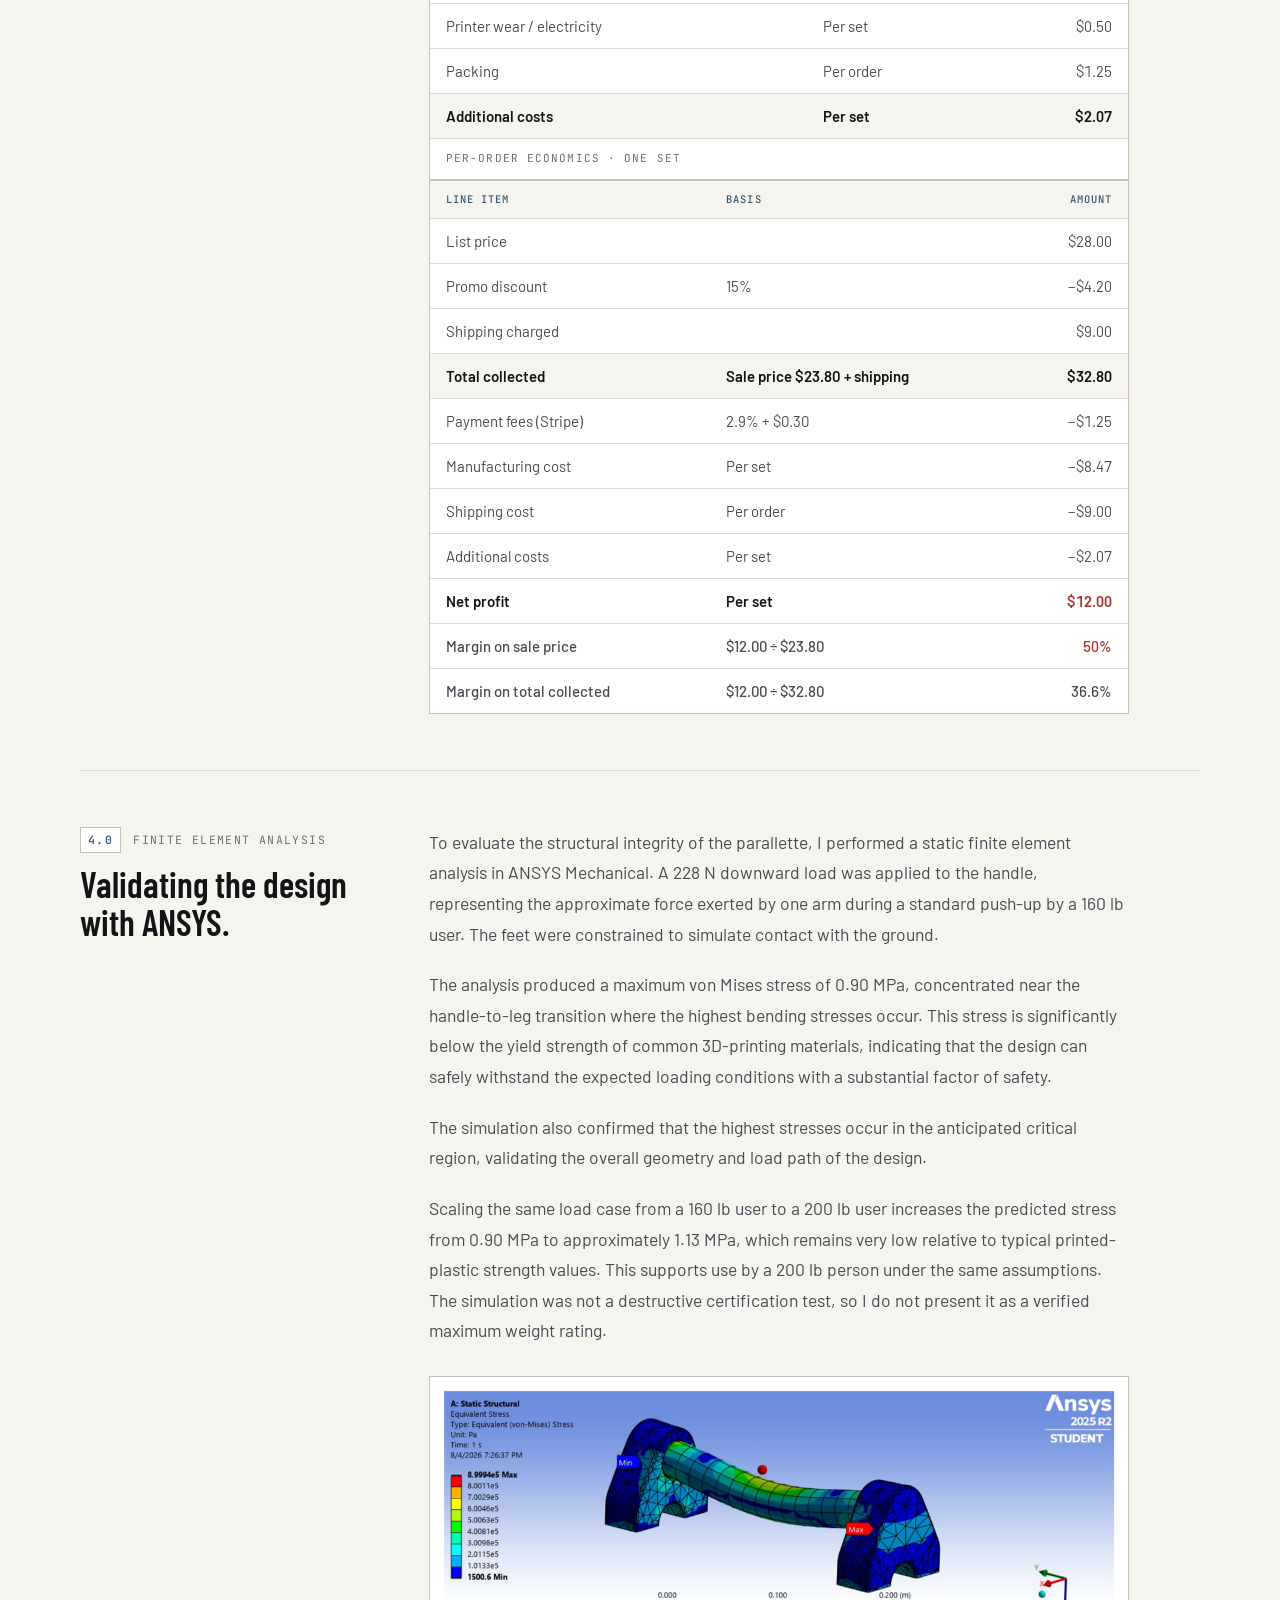
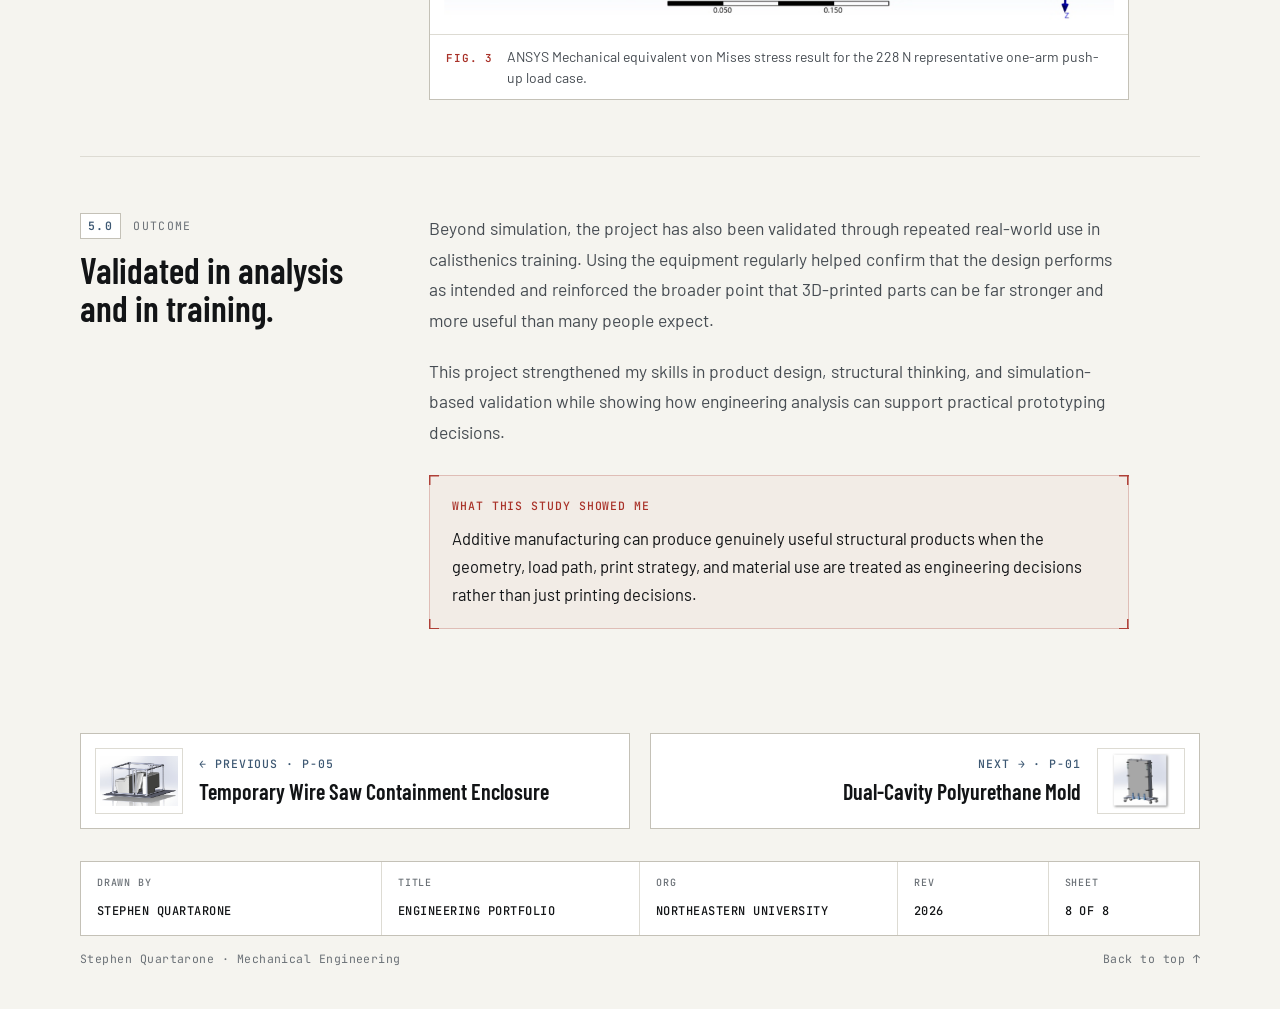
<file: parallettes.html>
<!DOCTYPE html>
<html lang="en">
<head>
<!-- Google tag (gtag.js) -->
<script async src="https://www.googletagmanager.com/gtag/js?id=G-5W7C1K97H4"></script>
<script>
  window.dataLayer = window.dataLayer || [];
  function gtag(){dataLayer.push(arguments);}
  gtag('js', new Date());
  gtag('config', 'G-5W7C1K97H4');
</script>
<meta charset="utf-8">
<meta name="viewport" content="width=device-width,initial-scale=1">
<title>Parallette Gym Equipment - Stephen Quartarone</title>
<meta name="description" content="A 3D-printed parallette designed for repeated calisthenics use and validated through finite element analysis.">
<meta name="theme-color" content="#f5f4ef">
<meta property="og:type" content="article">
<meta property="og:title" content="Parallette Gym Equipment - Stephen Quartarone">
<meta property="og:description" content="A 3D-printed parallette designed for repeated calisthenics use and validated through finite element analysis.">
<meta property="og:url" content="https://stephenquartarone.com/parallettes.html">
<meta property="og:image" content="https://stephenquartarone.com/white-parallettes.png">
<link rel="icon" href="favicon.svg" type="image/svg+xml">
<link rel="preconnect" href="https://fonts.googleapis.com">
<link rel="preconnect" href="https://fonts.gstatic.com" crossorigin>
<link href="https://fonts.googleapis.com/css2?family=Barlow+Condensed:wght@500;600;700&family=Barlow:wght@400;500;600&family=JetBrains+Mono:wght@400;500;600&display=swap" rel="stylesheet">
<link rel="stylesheet" href="styles.css">
</head>
<body>
<a class="skip-link" href="#main">Skip to content</a>

<header class="site-header">
  <nav class="nav" aria-label="Primary">
    <a class="brand" href="index.html">
      <span class="brand-mark ticks">SQ</span>
      <span class="brand-text"><span class="brand-name">Stephen Quartarone</span><span class="brand-sub">Mechanical Engineering</span></span>
    </a>
    <button class="nav-toggle" type="button" aria-label="Menu" aria-expanded="false"><span></span></button>
    <div class="nav-links">
      <a href="index.html#projects">Projects</a>
      <a href="index.html#working-on">Working On</a>
      <a href="tldr.html">TLDR</a>
      <a href="index.html#about">About</a>
      <a href="index.html#contact">Contact</a>
      <a class="nav-cta" href="resume.pdf" target="_blank" rel="noopener">Résumé ↗</a>
    </div>
  </nav>
  <div class="progress" aria-hidden="true"></div>
</header>

<main id="main">
<div class="wrap">

<section class="case-hero">
  <div class="crumbs">
    <a class="back" href="index.html#projects"><span class="arrow">←</span> All projects</a>
    <span class="proj-no">PROJECT <b>P-06</b> / 06</span>
  </div>
  <p class="eyebrow">Personal Project · 3D Printing · FEA</p>
  <h1>Parallette Gym Equipment</h1>
  <p class="case-subtitle">A 3D-printed parallette designed for repeated calisthenics use and validated through finite element analysis.</p>
  <div class="tb">
    <div><span class="label">Organization</span><div class="tb-org"><span class="mark" aria-hidden="true">SQ</span><strong>Personal Project</strong></div></div>
    <div><span class="label">Date</span><strong>2026</strong></div>
    <div><span class="label">Role</span><strong>Designer, User, and Analyst</strong></div>
    <div><span class="label">Core Skills</span><strong>SolidWorks · 3D Printing · ANSYS Mechanical</strong></div>
  </div>
</section>

<div class="hero-fig reveal">
<figure class="fig photo">
  <div class="fig-plate"><img src="white-parallettes.png" alt="White 3D-printed modular parallettes with a wooden handle"><span class="fig-zoom">Click to enlarge</span></div>
  <figcaption>Printed parallettes with a hardwood dowel handle, shown with a separate support block.</figcaption>
</figure>
</div>

<section class="impact reveal" aria-label="Key results">
  <div><span class="label">Design load</span><strong>228 N</strong><span>Representative one-arm push-up load</span></div>
  <div><span class="label">Peak stress</span><strong>0.90 MPa</strong><span>Maximum von Mises stress</span></div>
  <div><span class="label">Usage</span><strong>4 days/week</strong><span>Real-world usage frequency</span></div>
</section>

<section class="story">
  <div class="story-head reveal"><p class="kicker">Project Overview</p><h2>A personal product built for real use.</h2></div>
  <div class="story-copy reveal">
<p>This project began as a way to design a practical piece of gym equipment that I would actually use. I created a compact parallette for calisthenics training and now use it four days a week.</p>
<p>The project is also a good example of how strong and capable 3D-printed parts can be when the geometry and load path are designed properly.</p>
  </div>
</section>

<section class="story">
  <div class="story-head reveal"><p class="kicker">Design Intent</p><h2>Simple geometry with a clear structural load path.</h2></div>
  <div class="story-copy reveal">
<p>The parallette uses a cylindrical handle supported by two printed side legs. The geometry keeps the design stable, easy to grip, and straightforward to manufacture while still directing the highest loads through predictable structural regions.</p>
<p>I focused on creating a design that looked clean, felt solid in use, and could demonstrate the real-world potential of printed fitness equipment.</p>
  </div>
</section>

<section class="story">
  <div class="story-head reveal"><p class="kicker">Design Optimization</p><h2>Half the material without sacrificing the load target.</h2></div>
  <div class="story-copy reveal">
<p>I redesigned the side supports with material-saving cutouts to make the product faster and cheaper to manufacture. The lighter version reduced filament use and print time by approximately 50 percent while maintaining the same intended load target.</p>
<p>The smaller footprint also allowed twice as many support parts to fit on a single printer bed. That matters because 3D-printing cost is not just material cost. It is also machine time, bed capacity, and how many parts can be produced in each print cycle.</p>
<p>A cost breakdown for the final short-handle design puts manufacturing at $8.47 per set. At a $28 list price with a 15 percent promo and $9 shipping, each order collects $32.80. After scrap, printer wear, packing, shipping, and payment fees, that leaves about $12.00 of profit per set, a 50 percent margin on the sale price.</p>
<div class="gallery single">
<figure class="fig crop" style="--zoom:160%;--fx:-51.3%;--fy:-57.4%">
  <div class="fig-plate"><img src="parallette-render-1.jpg" alt="Parallette CAD design with arched, material-saving cutouts in the side supports" loading="lazy"><span class="fig-zoom">Click to enlarge</span></div>
  <figcaption>Final CAD design with arched, material-saving cutouts in the side supports.</figcaption>
</figure>
</div>
<div class="data">
  <div class="data-summary">
    <div><span class="label">Manufacturing / set</span><strong>$8.47</strong></div>
    <div><span class="label">Total cost / order</span><strong>$20.80</strong></div>
    <div><span class="label">Net profit / set</span><strong>$12.00</strong></div>
    <div><span class="label">Margin on sale</span><strong class="hl">50%</strong></div>
  </div>
  <table>
    <caption>Cost per set · short-handle design</caption>
    <thead><tr><th scope="col">Component</th><th scope="col">Basis</th><th scope="col" class="n">Cost</th></tr></thead>
    <tbody>
      <tr><td>Wood dowel</td><td>2 per set</td><td class="n">$3.33</td></tr>
      <tr><td>Rubber stoppers</td><td>8 per set</td><td class="n">$1.11</td></tr>
      <tr><td>3D-printed blocks</td><td>4 per set</td><td class="n">$4.03</td></tr>
      <tr class="sub"><td>Manufacturing cost</td><td>Per set</td><td class="n">$8.47</td></tr>
      <tr><td>Failed prints / scrap</td><td>8%</td><td class="n">$0.32</td></tr>
      <tr><td>Printer wear / electricity</td><td>Per set</td><td class="n">$0.50</td></tr>
      <tr><td>Packing</td><td>Per order</td><td class="n">$1.25</td></tr>
      <tr class="sub"><td>Additional costs</td><td>Per set</td><td class="n">$2.07</td></tr>
    </tbody>
  </table>
  <table>
    <caption>Per-order economics · one set</caption>
    <thead><tr><th scope="col">Line item</th><th scope="col">Basis</th><th scope="col" class="n">Amount</th></tr></thead>
    <tbody>
      <tr><td>List price</td><td></td><td class="n">$28.00</td></tr>
      <tr><td>Promo discount</td><td>15%</td><td class="n">−$4.20</td></tr>
      <tr><td>Shipping charged</td><td></td><td class="n">$9.00</td></tr>
      <tr class="sub"><td>Total collected</td><td>Sale price $23.80 + shipping</td><td class="n">$32.80</td></tr>
      <tr><td>Payment fees (Stripe)</td><td>2.9% + $0.30</td><td class="n">−$1.25</td></tr>
      <tr><td>Manufacturing cost</td><td>Per set</td><td class="n">−$8.47</td></tr>
      <tr><td>Shipping cost</td><td>Per order</td><td class="n">−$9.00</td></tr>
      <tr><td>Additional costs</td><td>Per set</td><td class="n">−$2.07</td></tr>
    </tbody>
    <tfoot>
      <tr><td>Net profit</td><td>Per set</td><td class="n good">$12.00</td></tr>
      <tr><td>Margin on sale price</td><td>$12.00 ÷ $23.80</td><td class="n good">50%</td></tr>
      <tr><td>Margin on total collected</td><td>$12.00 ÷ $32.80</td><td class="n">36.6%</td></tr>
    </tfoot>
  </table>
</div>
  </div>
</section>

<section class="story">
  <div class="story-head reveal"><p class="kicker">Finite Element Analysis</p><h2>Validating the design with ANSYS.</h2></div>
  <div class="story-copy reveal">
<p>To evaluate the structural integrity of the parallette, I performed a static finite element analysis in ANSYS Mechanical. A 228 N downward load was applied to the handle, representing the approximate force exerted by one arm during a standard push-up by a 160 lb user. The feet were constrained to simulate contact with the ground.</p>
<p>The analysis produced a maximum von Mises stress of 0.90 MPa, concentrated near the handle-to-leg transition where the highest bending stresses occur. This stress is significantly below the yield strength of common 3D-printing materials, indicating that the design can safely withstand the expected loading conditions with a substantial factor of safety.</p>
<p>The simulation also confirmed that the highest stresses occur in the anticipated critical region, validating the overall geometry and load path of the design.</p>
<p>Scaling the same load case from a 160 lb user to a 200 lb user increases the predicted stress from 0.90 MPa to approximately 1.13 MPa, which remains very low relative to typical printed-plastic strength values. This supports use by a 200 lb person under the same assumptions. The simulation was not a destructive certification test, so I do not present it as a verified maximum weight rating.</p>
<div class="gallery single">
<figure class="fig">
  <div class="fig-plate"><img src="parallette-fea.png" alt="ANSYS Mechanical equivalent stress result for the parallette" loading="lazy"><span class="fig-zoom">Click to enlarge</span></div>
  <figcaption>ANSYS Mechanical equivalent von Mises stress result for the 228 N representative one-arm push-up load case.</figcaption>
</figure>
</div>
  </div>
</section>

<section class="story">
  <div class="story-head reveal"><p class="kicker">Outcome</p><h2>Validated in analysis and in training.</h2></div>
  <div class="story-copy reveal">
<p>Beyond simulation, the project has also been validated through repeated real-world use in calisthenics training. Using the equipment regularly helped confirm that the design performs as intended and reinforced the broader point that 3D-printed parts can be far stronger and more useful than many people expect.</p>
<p>This project strengthened my skills in product design, structural thinking, and simulation-based validation while showing how engineering analysis can support practical prototyping decisions.</p>
<div class="callout ticks"><span class="label">What this study showed me</span>Additive manufacturing can produce genuinely useful structural products when the geometry, load path, print strategy, and material use are treated as engineering decisions rather than just printing decisions.</div>
  </div>
</section>

<nav class="pager" aria-label="More projects">
  <a class="prev ticks" href="wire-saw.html">
    <span class="thumb"><img src="wire-thumb.jpg" alt="" loading="lazy"></span>
    <span><span class="label dir">← Previous · P-05</span><strong>Temporary Wire Saw Containment Enclosure</strong></span>
  </a>
  <a class="next ticks" href="dual-cavity.html">
    <span class="thumb"><img src="dual-thumb.jpg" alt="" loading="lazy"></span>
    <span><span class="label dir">Next → · P-01</span><strong>Dual-Cavity Polyurethane Mold</strong></span>
  </a>
</nav>

</div>
</main>

<footer class="site-footer">
  <div class="wrap">
    <div class="title-block">
      <div><span class="label">Drawn by</span><strong>Stephen Quartarone</strong></div>
      <div><span class="label">Title</span><strong>Engineering Portfolio</strong></div>
      <div><span class="label">Org</span><strong>Northeastern University</strong></div>
      <div><span class="label">Rev</span><strong>2026</strong></div>
      <div><span class="label">Sheet</span><strong>8 of 8</strong></div>
    </div>
    <div class="footer-note"><span>Stephen Quartarone · Mechanical Engineering</span><a href="#main">Back to top ↑</a></div>
  </div>
</footer>

<div class="coords" aria-hidden="true"><span>X <b data-x>0000</b></span><span>Y <b data-y>0000</b></span></div>
<script src="site.js"></script>
</body>
</html>
</file>
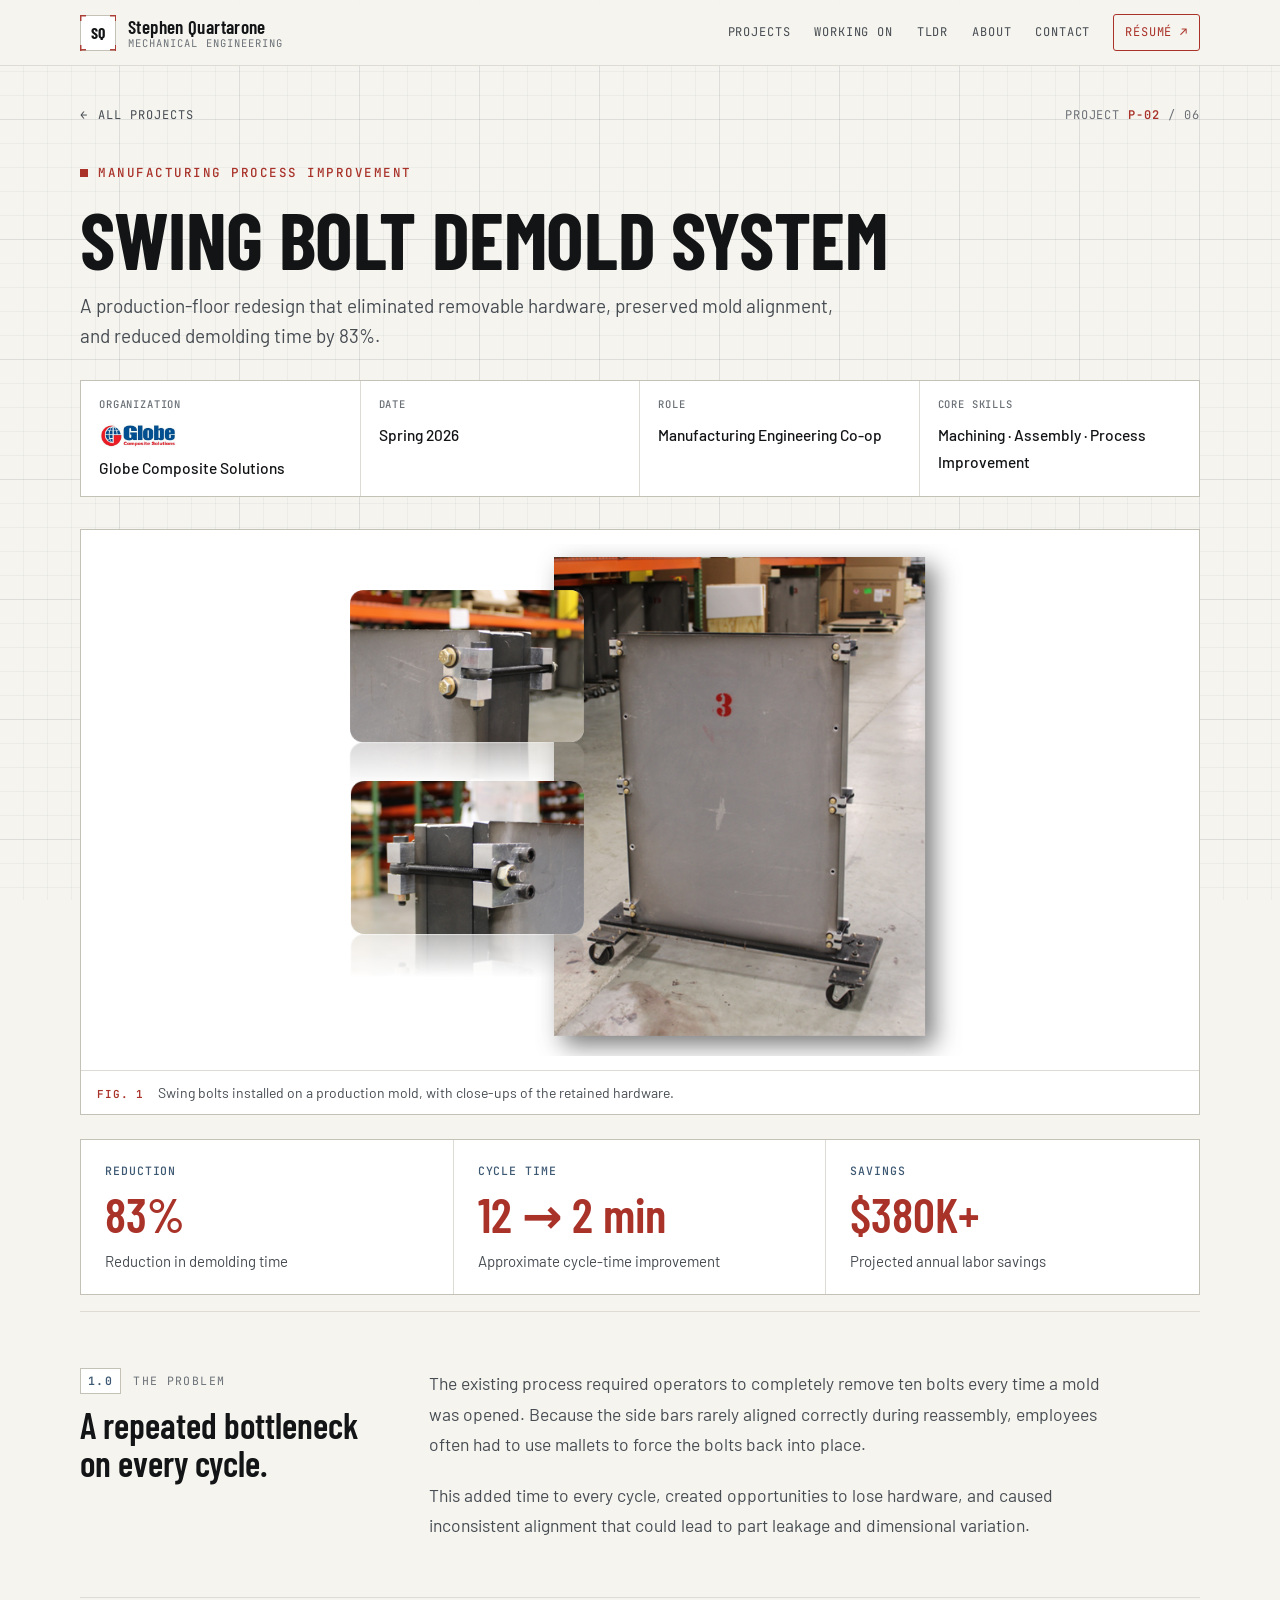
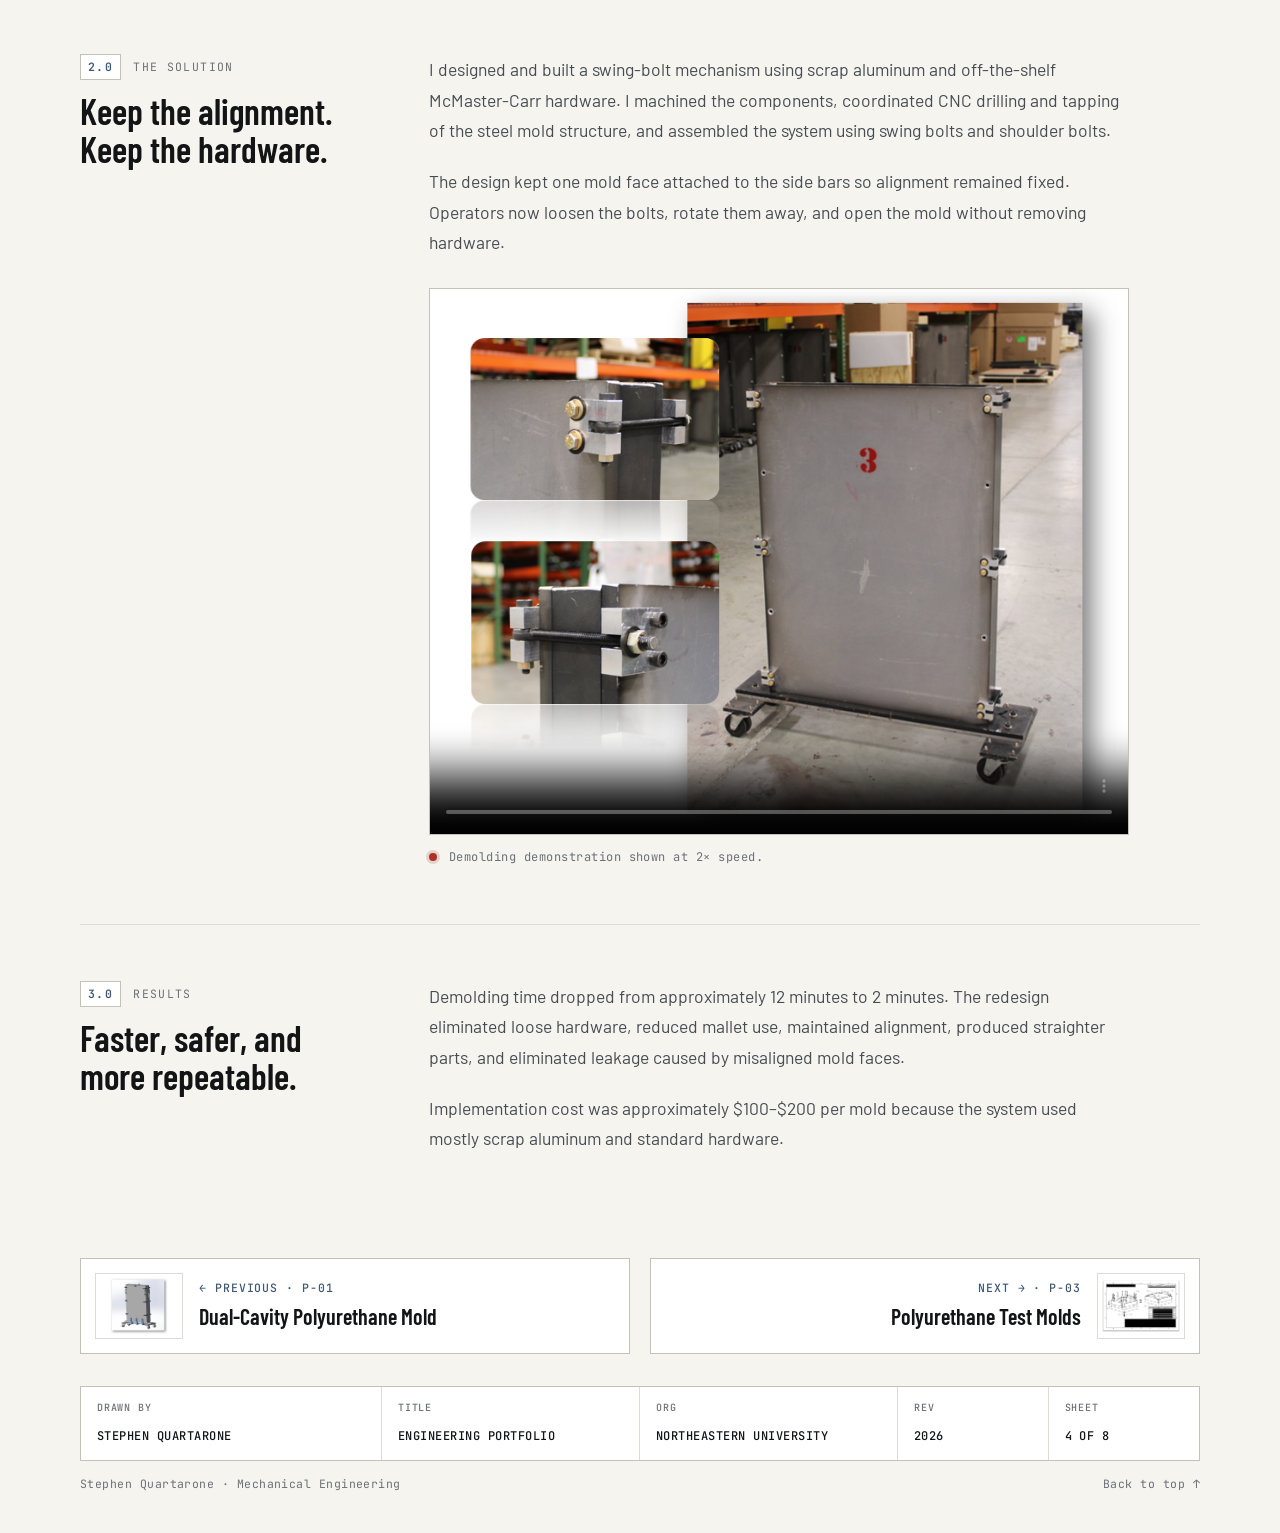
<file: swing-bolt.html>
<!DOCTYPE html>
<html lang="en">
<head>
<!-- Google tag (gtag.js) -->
<script async src="https://www.googletagmanager.com/gtag/js?id=G-5W7C1K97H4"></script>
<script>
  window.dataLayer = window.dataLayer || [];
  function gtag(){dataLayer.push(arguments);}
  gtag('js', new Date());
  gtag('config', 'G-5W7C1K97H4');
</script>
<meta charset="utf-8">
<meta name="viewport" content="width=device-width,initial-scale=1">
<title>Swing Bolt Demold System - Stephen Quartarone</title>
<meta name="description" content="A production-floor redesign that eliminated removable hardware, preserved mold alignment, and reduced demolding time by 83%.">
<meta name="theme-color" content="#f5f4ef">
<meta property="og:type" content="article">
<meta property="og:title" content="Swing Bolt Demold System - Stephen Quartarone">
<meta property="og:description" content="A production-floor redesign that eliminated removable hardware, preserved mold alignment, and reduced demolding time by 83%.">
<meta property="og:url" content="https://stephenquartarone.com/swing-bolt.html">
<meta property="og:image" content="https://stephenquartarone.com/swing-thumb.png">
<link rel="icon" href="favicon.svg" type="image/svg+xml">
<link rel="preconnect" href="https://fonts.googleapis.com">
<link rel="preconnect" href="https://fonts.gstatic.com" crossorigin>
<link href="https://fonts.googleapis.com/css2?family=Barlow+Condensed:wght@500;600;700&family=Barlow:wght@400;500;600&family=JetBrains+Mono:wght@400;500;600&display=swap" rel="stylesheet">
<link rel="stylesheet" href="styles.css">
</head>
<body>
<a class="skip-link" href="#main">Skip to content</a>

<header class="site-header">
  <nav class="nav" aria-label="Primary">
    <a class="brand" href="index.html">
      <span class="brand-mark ticks">SQ</span>
      <span class="brand-text"><span class="brand-name">Stephen Quartarone</span><span class="brand-sub">Mechanical Engineering</span></span>
    </a>
    <button class="nav-toggle" type="button" aria-label="Menu" aria-expanded="false"><span></span></button>
    <div class="nav-links">
      <a href="index.html#projects">Projects</a>
      <a href="index.html#working-on">Working On</a>
      <a href="tldr.html">TLDR</a>
      <a href="index.html#about">About</a>
      <a href="index.html#contact">Contact</a>
      <a class="nav-cta" href="resume.pdf" target="_blank" rel="noopener">Résumé ↗</a>
    </div>
  </nav>
  <div class="progress" aria-hidden="true"></div>
</header>

<main id="main">
<div class="wrap">

<section class="case-hero">
  <div class="crumbs">
    <a class="back" href="index.html#projects"><span class="arrow">←</span> All projects</a>
    <span class="proj-no">PROJECT <b>P-02</b> / 06</span>
  </div>
  <p class="eyebrow">Manufacturing Process Improvement</p>
  <h1>Swing Bolt Demold System</h1>
  <p class="case-subtitle">A production-floor redesign that eliminated removable hardware, preserved mold alignment, and reduced demolding time by 83%.</p>
  <div class="tb">
    <div><span class="label">Organization</span><div class="tb-org"><img class="org-logo" src="logo-globe.jpg" alt=""><strong>Globe Composite Solutions</strong></div></div>
    <div><span class="label">Date</span><strong>Spring 2026</strong></div>
    <div><span class="label">Role</span><strong>Manufacturing Engineering Co-op</strong></div>
    <div><span class="label">Core Skills</span><strong>Machining · Assembly · Process Improvement</strong></div>
  </div>
</section>

<div class="hero-fig reveal">
<figure class="fig">
  <div class="fig-plate"><img src="swing-thumb.png" alt="Swing bolt demold system installed on a production mold, with close-ups of the hardware"><span class="fig-zoom">Click to enlarge</span></div>
  <figcaption>Swing bolts installed on a production mold, with close-ups of the retained hardware.</figcaption>
</figure>
</div>

<section class="impact reveal" aria-label="Key results">
  <div><span class="label">Reduction</span><strong>83%</strong><span>Reduction in demolding time</span></div>
  <div><span class="label">Cycle time</span><strong>12 → 2 min</strong><span>Approximate cycle-time improvement</span></div>
  <div><span class="label">Savings</span><strong>$380K+</strong><span>Projected annual labor savings</span></div>
</section>

<section class="story">
  <div class="story-head reveal"><p class="kicker">The Problem</p><h2>A repeated bottleneck on every cycle.</h2></div>
  <div class="story-copy reveal">
<p>The existing process required operators to completely remove ten bolts every time a mold was opened. Because the side bars rarely aligned correctly during reassembly, employees often had to use mallets to force the bolts back into place.</p>
<p>This added time to every cycle, created opportunities to lose hardware, and caused inconsistent alignment that could lead to part leakage and dimensional variation.</p>
  </div>
</section>

<section class="story">
  <div class="story-head reveal"><p class="kicker">The Solution</p><h2>Keep the alignment. Keep the hardware.</h2></div>
  <div class="story-copy reveal">
<p>I designed and built a swing-bolt mechanism using scrap aluminum and off-the-shelf McMaster-Carr hardware. I machined the components, coordinated CNC drilling and tapping of the steel mold structure, and assembled the system using swing bolts and shoulder bolts.</p>
<p>The design kept one mold face attached to the side bars so alignment remained fixed. Operators now loosen the bolts, rotate them away, and open the mold without removing hardware.</p>
<div class="video-frame"><video controls playsinline preload="metadata" poster="swing-thumb.png"><source src="swing-bolt-demold.mp4" type="video/mp4"></video></div>
<p class="video-note">Demolding demonstration shown at 2× speed.</p>
  </div>
</section>

<section class="story">
  <div class="story-head reveal"><p class="kicker">Results</p><h2>Faster, safer, and more repeatable.</h2></div>
  <div class="story-copy reveal">
<p>Demolding time dropped from approximately 12 minutes to 2 minutes. The redesign eliminated loose hardware, reduced mallet use, maintained alignment, produced straighter parts, and eliminated leakage caused by misaligned mold faces.</p>
<p>Implementation cost was approximately $100–$200 per mold because the system used mostly scrap aluminum and standard hardware.</p>
  </div>
</section>

<nav class="pager" aria-label="More projects">
  <a class="prev ticks" href="dual-cavity.html">
    <span class="thumb"><img src="dual-thumb.jpg" alt="" loading="lazy"></span>
    <span><span class="label dir">← Previous · P-01</span><strong>Dual-Cavity Polyurethane Mold</strong></span>
  </a>
  <a class="next ticks" href="test-molds.html">
    <span class="thumb"><img src="test-thumb-redacted.png" alt="" loading="lazy"></span>
    <span><span class="label dir">Next → · P-03</span><strong>Polyurethane Test Molds</strong></span>
  </a>
</nav>

</div>
</main>

<footer class="site-footer">
  <div class="wrap">
    <div class="title-block">
      <div><span class="label">Drawn by</span><strong>Stephen Quartarone</strong></div>
      <div><span class="label">Title</span><strong>Engineering Portfolio</strong></div>
      <div><span class="label">Org</span><strong>Northeastern University</strong></div>
      <div><span class="label">Rev</span><strong>2026</strong></div>
      <div><span class="label">Sheet</span><strong>4 of 8</strong></div>
    </div>
    <div class="footer-note"><span>Stephen Quartarone · Mechanical Engineering</span><a href="#main">Back to top ↑</a></div>
  </div>
</footer>

<div class="coords" aria-hidden="true"><span>X <b data-x>0000</b></span><span>Y <b data-y>0000</b></span></div>
<script src="site.js"></script>
</body>
</html>
</file>
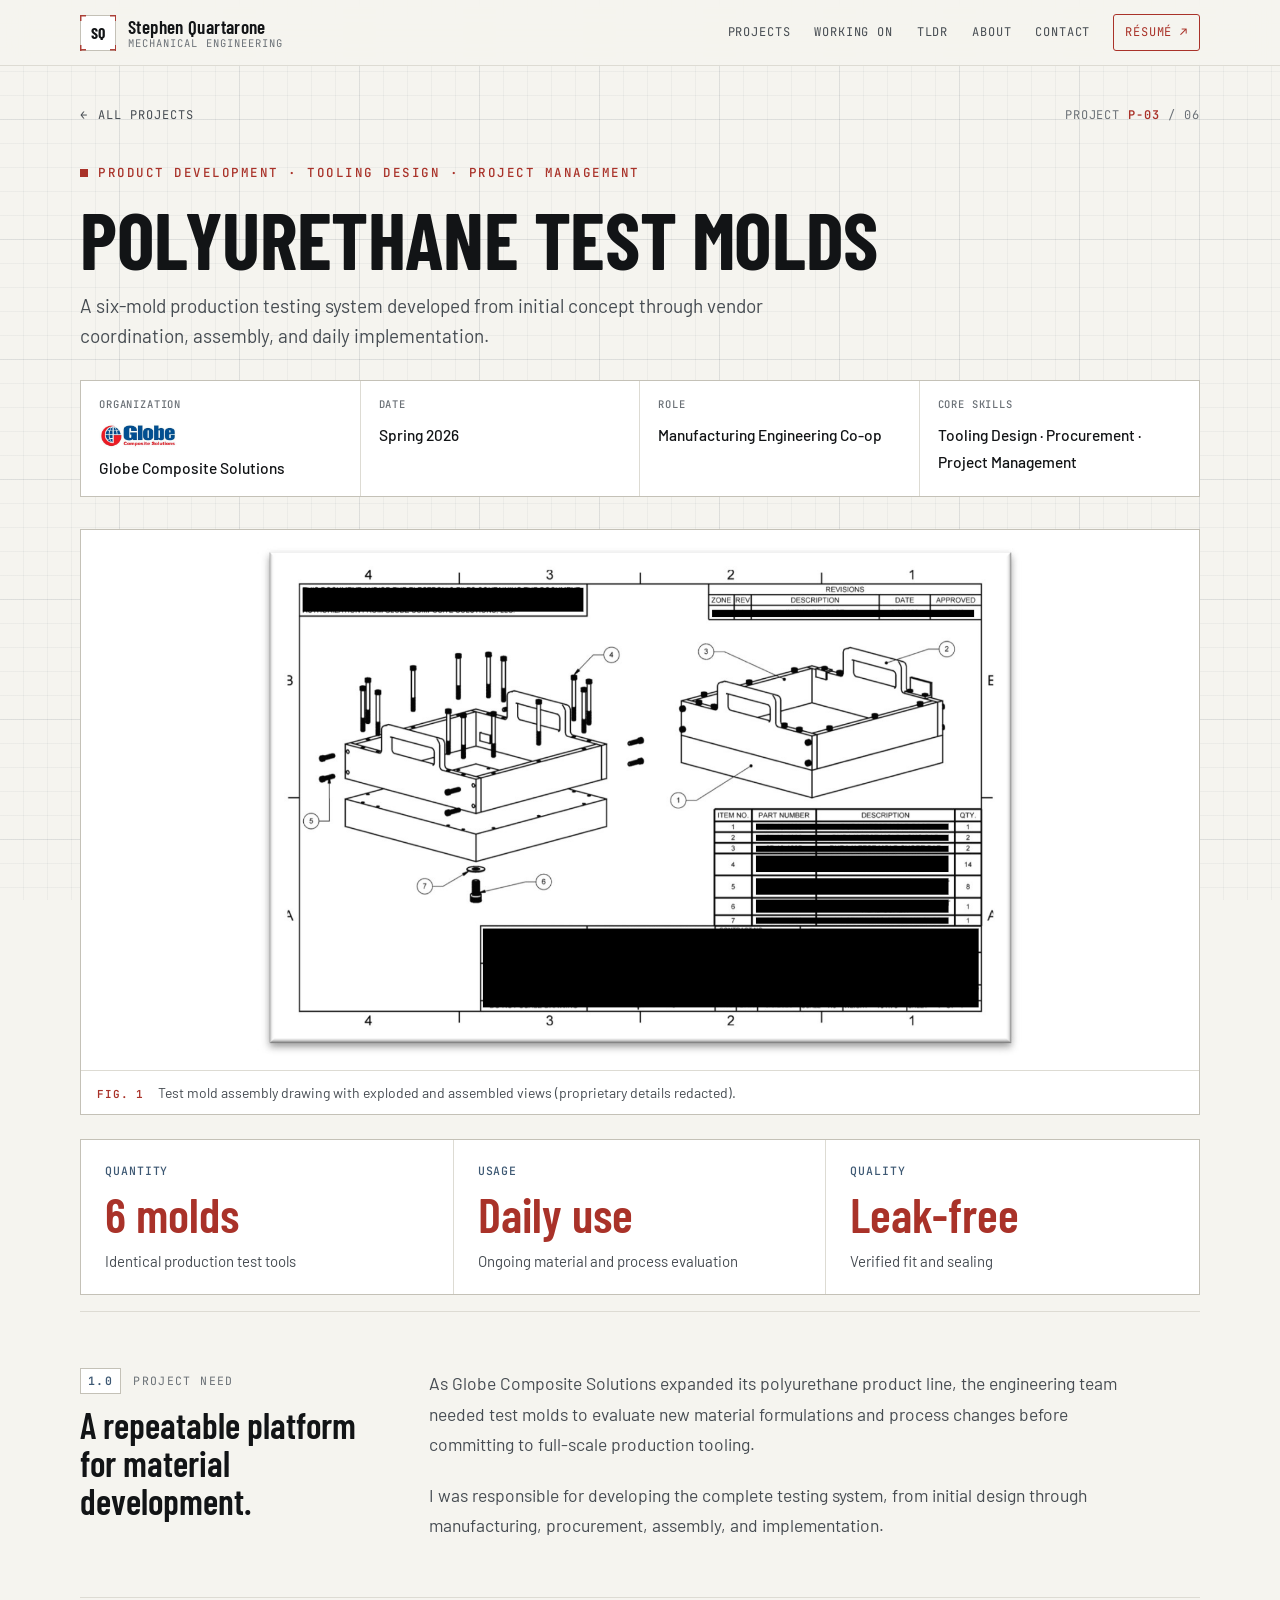
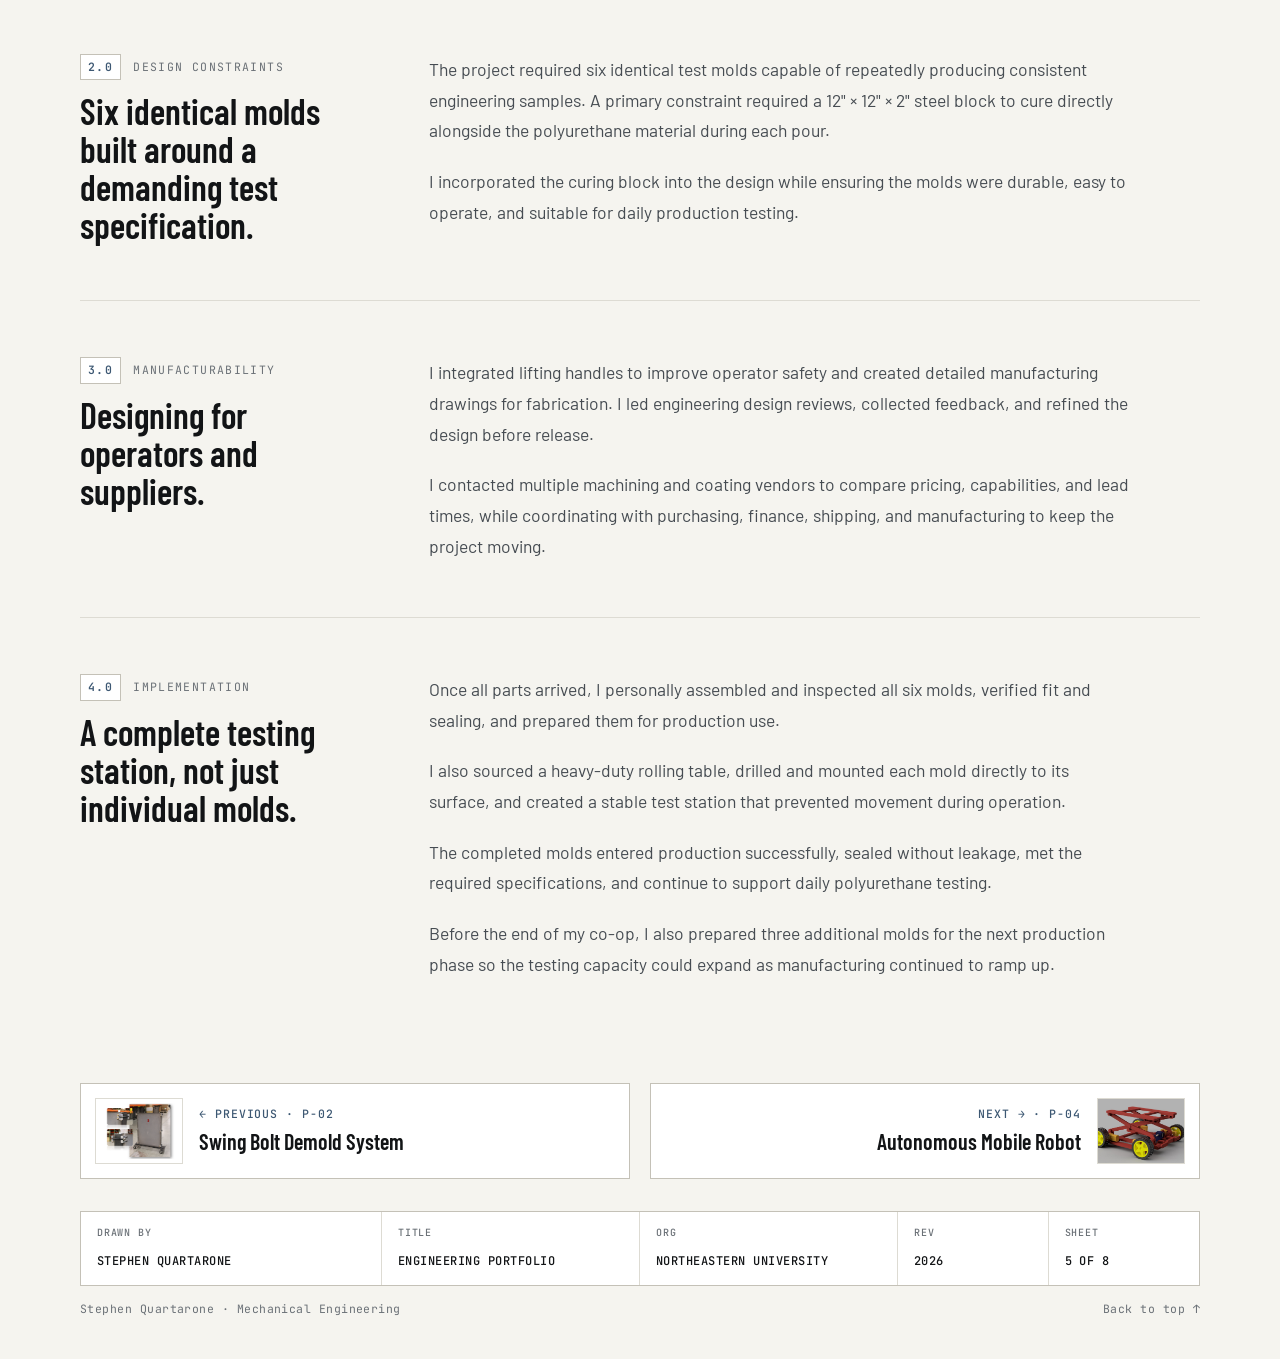
<file: test-molds.html>
<!DOCTYPE html>
<html lang="en">
<head>
<!-- Google tag (gtag.js) -->
<script async src="https://www.googletagmanager.com/gtag/js?id=G-5W7C1K97H4"></script>
<script>
  window.dataLayer = window.dataLayer || [];
  function gtag(){dataLayer.push(arguments);}
  gtag('js', new Date());
  gtag('config', 'G-5W7C1K97H4');
</script>
<meta charset="utf-8">
<meta name="viewport" content="width=device-width,initial-scale=1">
<title>Polyurethane Test Molds - Stephen Quartarone</title>
<meta name="description" content="A six-mold production testing system developed from initial concept through vendor coordination, assembly, and daily implementation.">
<meta name="theme-color" content="#f5f4ef">
<meta property="og:type" content="article">
<meta property="og:title" content="Polyurethane Test Molds - Stephen Quartarone">
<meta property="og:description" content="A six-mold production testing system developed from initial concept through vendor coordination, assembly, and daily implementation.">
<meta property="og:url" content="https://stephenquartarone.com/test-molds.html">
<meta property="og:image" content="https://stephenquartarone.com/test-thumb-redacted.png">
<link rel="icon" href="favicon.svg" type="image/svg+xml">
<link rel="preconnect" href="https://fonts.googleapis.com">
<link rel="preconnect" href="https://fonts.gstatic.com" crossorigin>
<link href="https://fonts.googleapis.com/css2?family=Barlow+Condensed:wght@500;600;700&family=Barlow:wght@400;500;600&family=JetBrains+Mono:wght@400;500;600&display=swap" rel="stylesheet">
<link rel="stylesheet" href="styles.css">
</head>
<body>
<a class="skip-link" href="#main">Skip to content</a>

<header class="site-header">
  <nav class="nav" aria-label="Primary">
    <a class="brand" href="index.html">
      <span class="brand-mark ticks">SQ</span>
      <span class="brand-text"><span class="brand-name">Stephen Quartarone</span><span class="brand-sub">Mechanical Engineering</span></span>
    </a>
    <button class="nav-toggle" type="button" aria-label="Menu" aria-expanded="false"><span></span></button>
    <div class="nav-links">
      <a href="index.html#projects">Projects</a>
      <a href="index.html#working-on">Working On</a>
      <a href="tldr.html">TLDR</a>
      <a href="index.html#about">About</a>
      <a href="index.html#contact">Contact</a>
      <a class="nav-cta" href="resume.pdf" target="_blank" rel="noopener">Résumé ↗</a>
    </div>
  </nav>
  <div class="progress" aria-hidden="true"></div>
</header>

<main id="main">
<div class="wrap">

<section class="case-hero">
  <div class="crumbs">
    <a class="back" href="index.html#projects"><span class="arrow">←</span> All projects</a>
    <span class="proj-no">PROJECT <b>P-03</b> / 06</span>
  </div>
  <p class="eyebrow">Product Development · Tooling Design · Project Management</p>
  <h1>Polyurethane Test Molds</h1>
  <p class="case-subtitle">A six-mold production testing system developed from initial concept through vendor coordination, assembly, and daily implementation.</p>
  <div class="tb">
    <div><span class="label">Organization</span><div class="tb-org"><img class="org-logo" src="logo-globe.jpg" alt=""><strong>Globe Composite Solutions</strong></div></div>
    <div><span class="label">Date</span><strong>Spring 2026</strong></div>
    <div><span class="label">Role</span><strong>Manufacturing Engineering Co-op</strong></div>
    <div><span class="label">Core Skills</span><strong>Tooling Design · Procurement · Project Management</strong></div>
  </div>
</section>

<div class="hero-fig reveal">
<figure class="fig">
  <div class="fig-plate"><img src="test-thumb-redacted.png" alt="Redacted assembly drawing of the polyurethane test mold"><span class="fig-zoom">Click to enlarge</span></div>
  <figcaption>Test mold assembly drawing with exploded and assembled views (proprietary details redacted).</figcaption>
</figure>
</div>

<section class="impact reveal" aria-label="Key results">
  <div><span class="label">Quantity</span><strong>6 molds</strong><span>Identical production test tools</span></div>
  <div><span class="label">Usage</span><strong>Daily use</strong><span>Ongoing material and process evaluation</span></div>
  <div><span class="label">Quality</span><strong>Leak-free</strong><span>Verified fit and sealing</span></div>
</section>

<section class="story">
  <div class="story-head reveal"><p class="kicker">Project Need</p><h2>A repeatable platform for material development.</h2></div>
  <div class="story-copy reveal">
<p>As Globe Composite Solutions expanded its polyurethane product line, the engineering team needed test molds to evaluate new material formulations and process changes before committing to full-scale production tooling.</p>
<p>I was responsible for developing the complete testing system, from initial design through manufacturing, procurement, assembly, and implementation.</p>
  </div>
</section>

<section class="story">
  <div class="story-head reveal"><p class="kicker">Design Constraints</p><h2>Six identical molds built around a demanding test specification.</h2></div>
  <div class="story-copy reveal">
<p>The project required six identical test molds capable of repeatedly producing consistent engineering samples. A primary constraint required a 12" × 12" × 2" steel block to cure directly alongside the polyurethane material during each pour.</p>
<p>I incorporated the curing block into the design while ensuring the molds were durable, easy to operate, and suitable for daily production testing.</p>
  </div>
</section>

<section class="story">
  <div class="story-head reveal"><p class="kicker">Manufacturability</p><h2>Designing for operators and suppliers.</h2></div>
  <div class="story-copy reveal">
<p>I integrated lifting handles to improve operator safety and created detailed manufacturing drawings for fabrication. I led engineering design reviews, collected feedback, and refined the design before release.</p>
<p>I contacted multiple machining and coating vendors to compare pricing, capabilities, and lead times, while coordinating with purchasing, finance, shipping, and manufacturing to keep the project moving.</p>
  </div>
</section>

<section class="story">
  <div class="story-head reveal"><p class="kicker">Implementation</p><h2>A complete testing station, not just individual molds.</h2></div>
  <div class="story-copy reveal">
<p>Once all parts arrived, I personally assembled and inspected all six molds, verified fit and sealing, and prepared them for production use.</p>
<p>I also sourced a heavy-duty rolling table, drilled and mounted each mold directly to its surface, and created a stable test station that prevented movement during operation.</p>
<p>The completed molds entered production successfully, sealed without leakage, met the required specifications, and continue to support daily polyurethane testing.</p>
<p>Before the end of my co-op, I also prepared three additional molds for the next production phase so the testing capacity could expand as manufacturing continued to ramp up.</p>
  </div>
</section>

<nav class="pager" aria-label="More projects">
  <a class="prev ticks" href="swing-bolt.html">
    <span class="thumb"><img src="swing-thumb.png" alt="" loading="lazy"></span>
    <span><span class="label dir">← Previous · P-02</span><strong>Swing Bolt Demold System</strong></span>
  </a>
  <a class="next ticks" href="warehouse-robot.html">
    <span class="thumb photo"><img src="robot-thumb.jpg" alt="" loading="lazy"></span>
    <span><span class="label dir">Next → · P-04</span><strong>Autonomous Mobile Robot</strong></span>
  </a>
</nav>

</div>
</main>

<footer class="site-footer">
  <div class="wrap">
    <div class="title-block">
      <div><span class="label">Drawn by</span><strong>Stephen Quartarone</strong></div>
      <div><span class="label">Title</span><strong>Engineering Portfolio</strong></div>
      <div><span class="label">Org</span><strong>Northeastern University</strong></div>
      <div><span class="label">Rev</span><strong>2026</strong></div>
      <div><span class="label">Sheet</span><strong>5 of 8</strong></div>
    </div>
    <div class="footer-note"><span>Stephen Quartarone · Mechanical Engineering</span><a href="#main">Back to top ↑</a></div>
  </div>
</footer>

<div class="coords" aria-hidden="true"><span>X <b data-x>0000</b></span><span>Y <b data-y>0000</b></span></div>
<script src="site.js"></script>
</body>
</html>
</file>
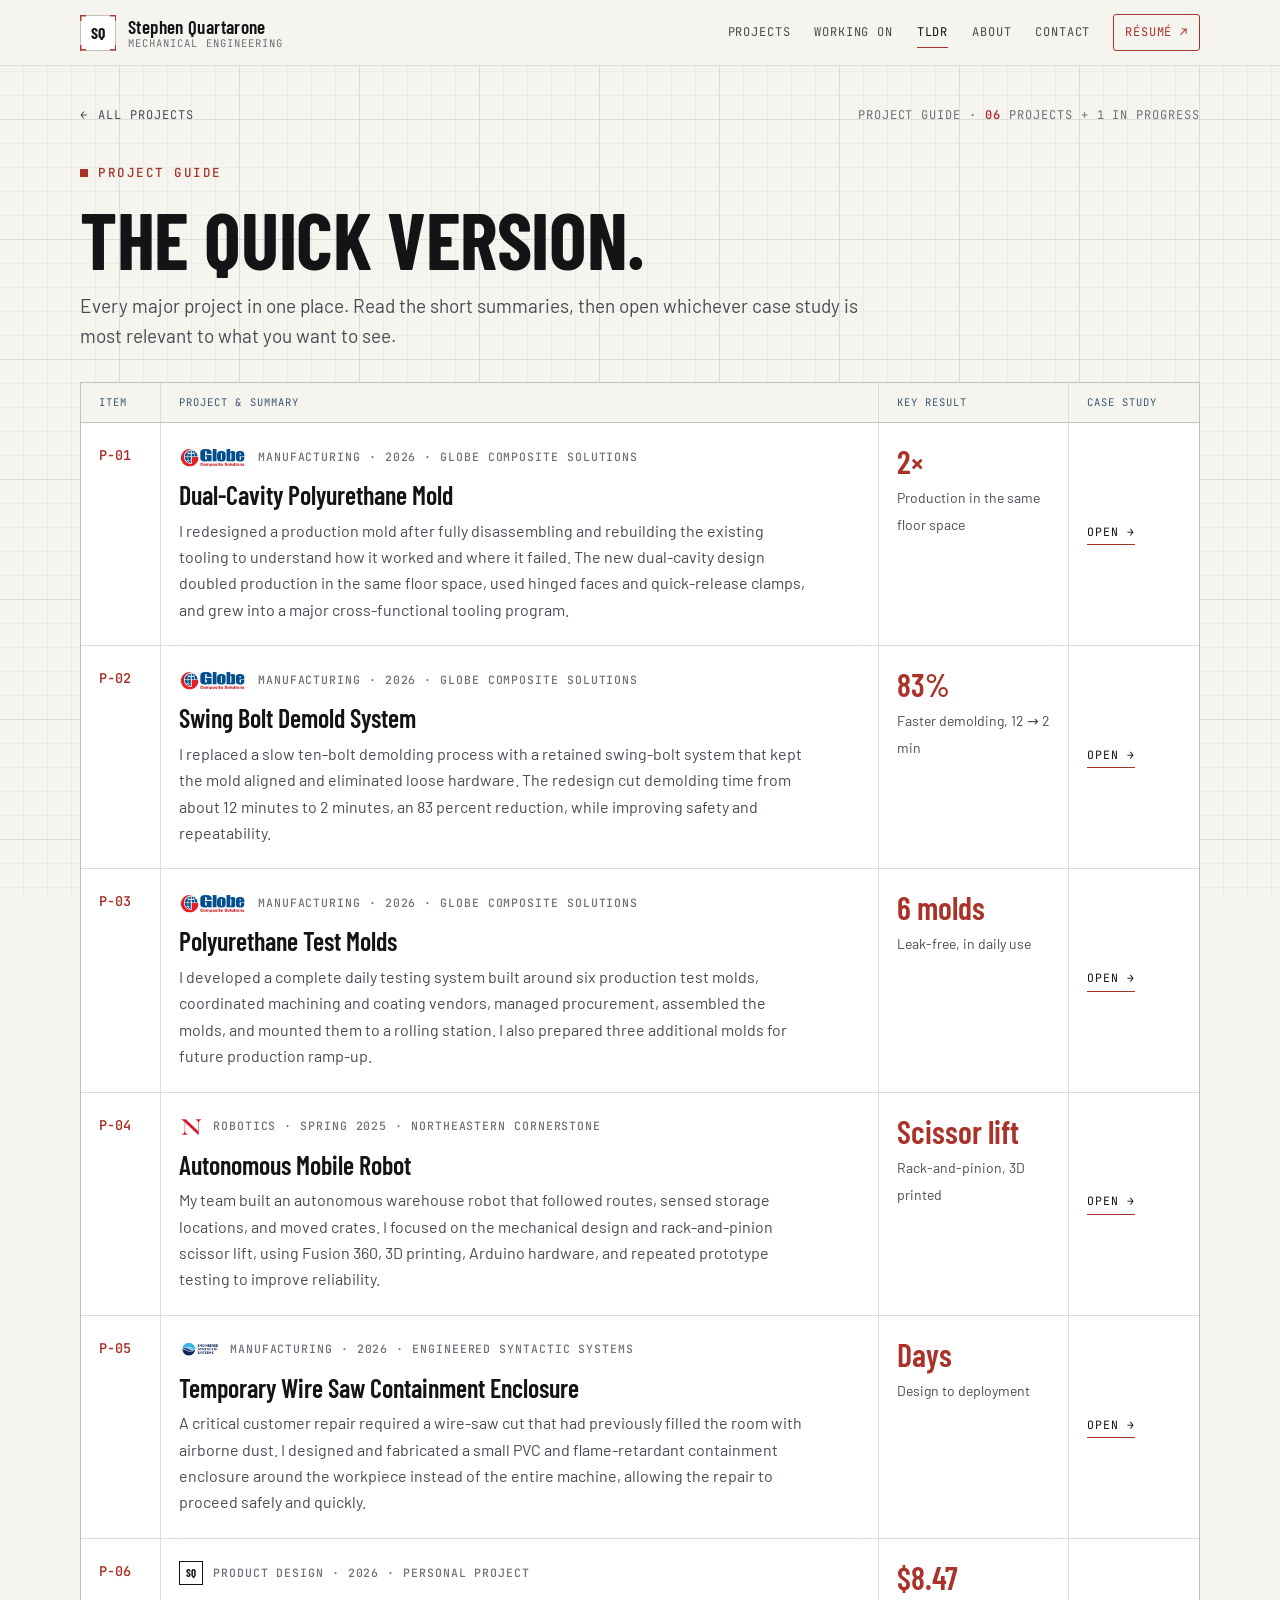
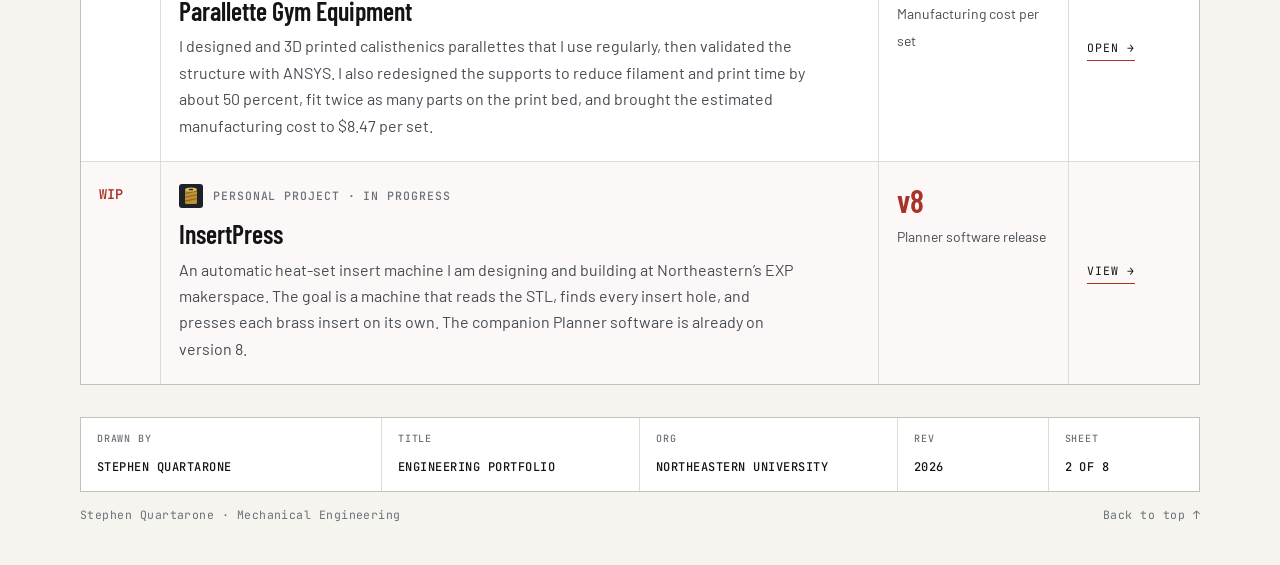
<file: tldr.html>
<!DOCTYPE html>
<html lang="en">
<head>
<!-- Google tag (gtag.js) -->
<script async src="https://www.googletagmanager.com/gtag/js?id=G-5W7C1K97H4"></script>
<script>
  window.dataLayer = window.dataLayer || [];
  function gtag(){dataLayer.push(arguments);}
  gtag('js', new Date());
  gtag('config', 'G-5W7C1K97H4');
</script>
<meta charset="utf-8">
<meta name="viewport" content="width=device-width,initial-scale=1">
<title>TLDR Project Guide - Stephen Quartarone</title>
<meta name="description" content="Every major engineering project by Stephen Quartarone in one place, with short summaries and key results.">
<meta name="theme-color" content="#f5f4ef">
<meta property="og:type" content="website">
<meta property="og:title" content="TLDR Project Guide - Stephen Quartarone">
<meta property="og:description" content="Every major project in one place. Short summaries, key results, and links to each case study.">
<meta property="og:url" content="https://stephenquartarone.com/tldr.html">
<meta property="og:image" content="https://stephenquartarone.com/dual-thumb.jpg">
<link rel="icon" href="favicon.svg" type="image/svg+xml">
<link rel="preconnect" href="https://fonts.googleapis.com">
<link rel="preconnect" href="https://fonts.gstatic.com" crossorigin>
<link href="https://fonts.googleapis.com/css2?family=Barlow+Condensed:wght@500;600;700&family=Barlow:wght@400;500;600&family=JetBrains+Mono:wght@400;500;600&display=swap" rel="stylesheet">
<link rel="stylesheet" href="styles.css">
</head>
<body>
<a class="skip-link" href="#main">Skip to content</a>

<header class="site-header">
  <nav class="nav" aria-label="Primary">
    <a class="brand" href="index.html">
      <span class="brand-mark ticks">SQ</span>
      <span class="brand-text"><span class="brand-name">Stephen Quartarone</span><span class="brand-sub">Mechanical Engineering</span></span>
    </a>
    <button class="nav-toggle" type="button" aria-label="Menu" aria-expanded="false"><span></span></button>
    <div class="nav-links">
      <a href="index.html#projects">Projects</a>
      <a href="index.html#working-on">Working On</a>
      <a href="tldr.html" aria-current="page">TLDR</a>
      <a href="index.html#about">About</a>
      <a href="index.html#contact">Contact</a>
      <a class="nav-cta" href="resume.pdf" target="_blank" rel="noopener">Résumé ↗</a>
    </div>
  </nav>
  <div class="progress" aria-hidden="true"></div>
</header>

<main id="main">
<div class="wrap">

<section class="case-hero">
  <div class="crumbs">
    <a class="back" href="index.html#projects"><span class="arrow">←</span> All projects</a>
    <span class="proj-no">PROJECT GUIDE · <b>06</b> PROJECTS + 1 IN PROGRESS</span>
  </div>
  <p class="eyebrow">Project Guide</p>
  <h1>The quick version.</h1>
  <p class="case-subtitle">Every major project in one place. Read the short summaries, then open whichever case study is most relevant to what you want to see.</p>
</section>

<section class="bom reveal" aria-label="Project summaries">
  <div class="bom-head" aria-hidden="true">
    <div>Item</div><div>Project &amp; summary</div><div>Key result</div><div>Case study</div>
  </div>

  <article class="bom-row">
    <div class="bom-item">P-01</div>
    <div>
      <div class="org"><img class="org-logo" src="logo-globe.jpg" alt="Globe Composite Solutions"><span class="label">Manufacturing · 2026 · Globe Composite Solutions</span></div>
      <h2><a href="dual-cavity.html">Dual-Cavity Polyurethane Mold</a></h2>
      <p>I redesigned a production mold after fully disassembling and rebuilding the existing tooling to understand how it worked and where it failed. The new dual-cavity design doubled production in the same floor space, used hinged faces and quick-release clamps, and grew into a major cross-functional tooling program.</p>
    </div>
    <div class="bom-result"><strong>2×</strong><span>Production in the same floor space</span></div>
    <div class="bom-link"><a href="dual-cavity.html">Open <span aria-hidden="true">→</span></a></div>
  </article>

  <article class="bom-row">
    <div class="bom-item">P-02</div>
    <div>
      <div class="org"><img class="org-logo" src="logo-globe.jpg" alt="Globe Composite Solutions"><span class="label">Manufacturing · 2026 · Globe Composite Solutions</span></div>
      <h2><a href="swing-bolt.html">Swing Bolt Demold System</a></h2>
      <p>I replaced a slow ten-bolt demolding process with a retained swing-bolt system that kept the mold aligned and eliminated loose hardware. The redesign cut demolding time from about 12 minutes to 2 minutes, an 83 percent reduction, while improving safety and repeatability.</p>
    </div>
    <div class="bom-result"><strong>83%</strong><span>Faster demolding, 12 → 2 min</span></div>
    <div class="bom-link"><a href="swing-bolt.html">Open <span aria-hidden="true">→</span></a></div>
  </article>

  <article class="bom-row">
    <div class="bom-item">P-03</div>
    <div>
      <div class="org"><img class="org-logo" src="logo-globe.jpg" alt="Globe Composite Solutions"><span class="label">Manufacturing · 2026 · Globe Composite Solutions</span></div>
      <h2><a href="test-molds.html">Polyurethane Test Molds</a></h2>
      <p>I developed a complete daily testing system built around six production test molds, coordinated machining and coating vendors, managed procurement, assembled the molds, and mounted them to a rolling station. I also prepared three additional molds for future production ramp-up.</p>
    </div>
    <div class="bom-result"><strong>6 molds</strong><span>Leak-free, in daily use</span></div>
    <div class="bom-link"><a href="test-molds.html">Open <span aria-hidden="true">→</span></a></div>
  </article>

  <article class="bom-row">
    <div class="bom-item">P-04</div>
    <div>
      <div class="org"><img class="org-logo" src="logo-northeastern.png" alt="Northeastern University"><span class="label">Robotics · Spring 2025 · Northeastern Cornerstone</span></div>
      <h2><a href="warehouse-robot.html">Autonomous Mobile Robot</a></h2>
      <p>My team built an autonomous warehouse robot that followed routes, sensed storage locations, and moved crates. I focused on the mechanical design and rack-and-pinion scissor lift, using Fusion 360, 3D printing, Arduino hardware, and repeated prototype testing to improve reliability.</p>
    </div>
    <div class="bom-result"><strong>Scissor lift</strong><span>Rack-and-pinion, 3D printed</span></div>
    <div class="bom-link"><a href="warehouse-robot.html">Open <span aria-hidden="true">→</span></a></div>
  </article>

  <article class="bom-row">
    <div class="bom-item">P-05</div>
    <div>
      <div class="org"><img class="org-logo" src="logo-ess.png" alt="Engineered Syntactic Systems"><span class="label">Manufacturing · 2026 · Engineered Syntactic Systems</span></div>
      <h2><a href="wire-saw.html">Temporary Wire Saw Containment Enclosure</a></h2>
      <p>A critical customer repair required a wire-saw cut that had previously filled the room with airborne dust. I designed and fabricated a small PVC and flame-retardant containment enclosure around the workpiece instead of the entire machine, allowing the repair to proceed safely and quickly.</p>
    </div>
    <div class="bom-result"><strong>Days</strong><span>Design to deployment</span></div>
    <div class="bom-link"><a href="wire-saw.html">Open <span aria-hidden="true">→</span></a></div>
  </article>

  <article class="bom-row">
    <div class="bom-item">P-06</div>
    <div>
      <div class="org"><span class="mark" aria-hidden="true">SQ</span><span class="label">Product Design · 2026 · Personal Project</span></div>
      <h2><a href="parallettes.html">Parallette Gym Equipment</a></h2>
      <p>I designed and 3D printed calisthenics parallettes that I use regularly, then validated the structure with ANSYS. I also redesigned the supports to reduce filament and print time by about 50 percent, fit twice as many parts on the print bed, and brought the estimated manufacturing cost to $8.47 per set.</p>
    </div>
    <div class="bom-result"><strong>$8.47</strong><span>Manufacturing cost per set</span></div>
    <div class="bom-link"><a href="parallettes.html">Open <span aria-hidden="true">→</span></a></div>
  </article>

  <article class="bom-row bom-row--wip">
    <div class="bom-item">WIP</div>
    <div>
      <div class="org"><img class="org-logo" src="logo-insertpress.svg" alt=""><span class="label">Personal project · In progress</span></div>
      <h2><a href="index.html#working-on">InsertPress</a></h2>
      <p>An automatic heat-set insert machine I am designing and building at Northeastern’s EXP makerspace. The goal is a machine that reads the STL, finds every insert hole, and presses each brass insert on its own. The companion Planner software is already on version 8.</p>
    </div>
    <div class="bom-result"><strong>v8</strong><span>Planner software release</span></div>
    <div class="bom-link"><a href="index.html#working-on">View <span aria-hidden="true">→</span></a></div>
  </article>
</section>

</div>
</main>

<footer class="site-footer">
  <div class="wrap">
    <div class="title-block">
      <div><span class="label">Drawn by</span><strong>Stephen Quartarone</strong></div>
      <div><span class="label">Title</span><strong>Engineering Portfolio</strong></div>
      <div><span class="label">Org</span><strong>Northeastern University</strong></div>
      <div><span class="label">Rev</span><strong>2026</strong></div>
      <div><span class="label">Sheet</span><strong>2 of 8</strong></div>
    </div>
    <div class="footer-note"><span>Stephen Quartarone · Mechanical Engineering</span><a href="#main">Back to top ↑</a></div>
  </div>
</footer>

<div class="coords" aria-hidden="true"><span>X <b data-x>0000</b></span><span>Y <b data-y>0000</b></span></div>
<script src="site.js"></script>
</body>
</html>
</file>
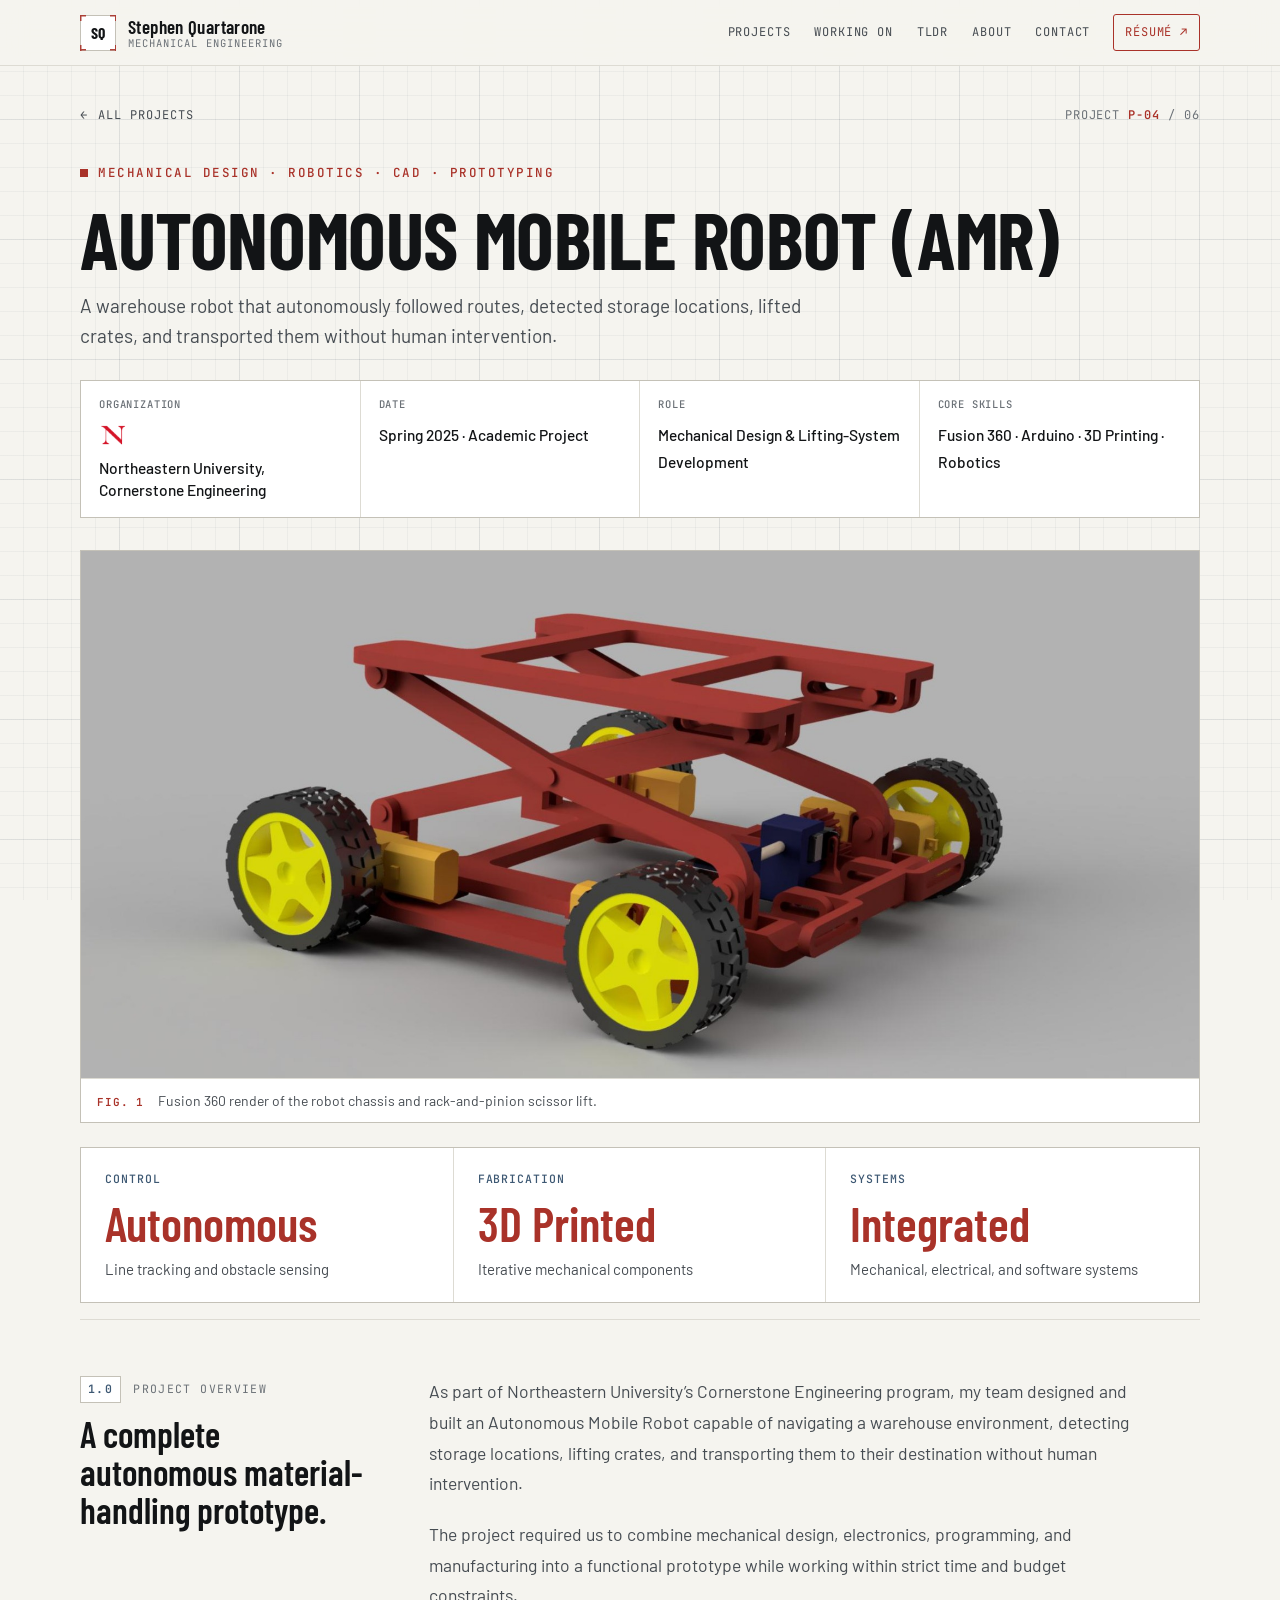
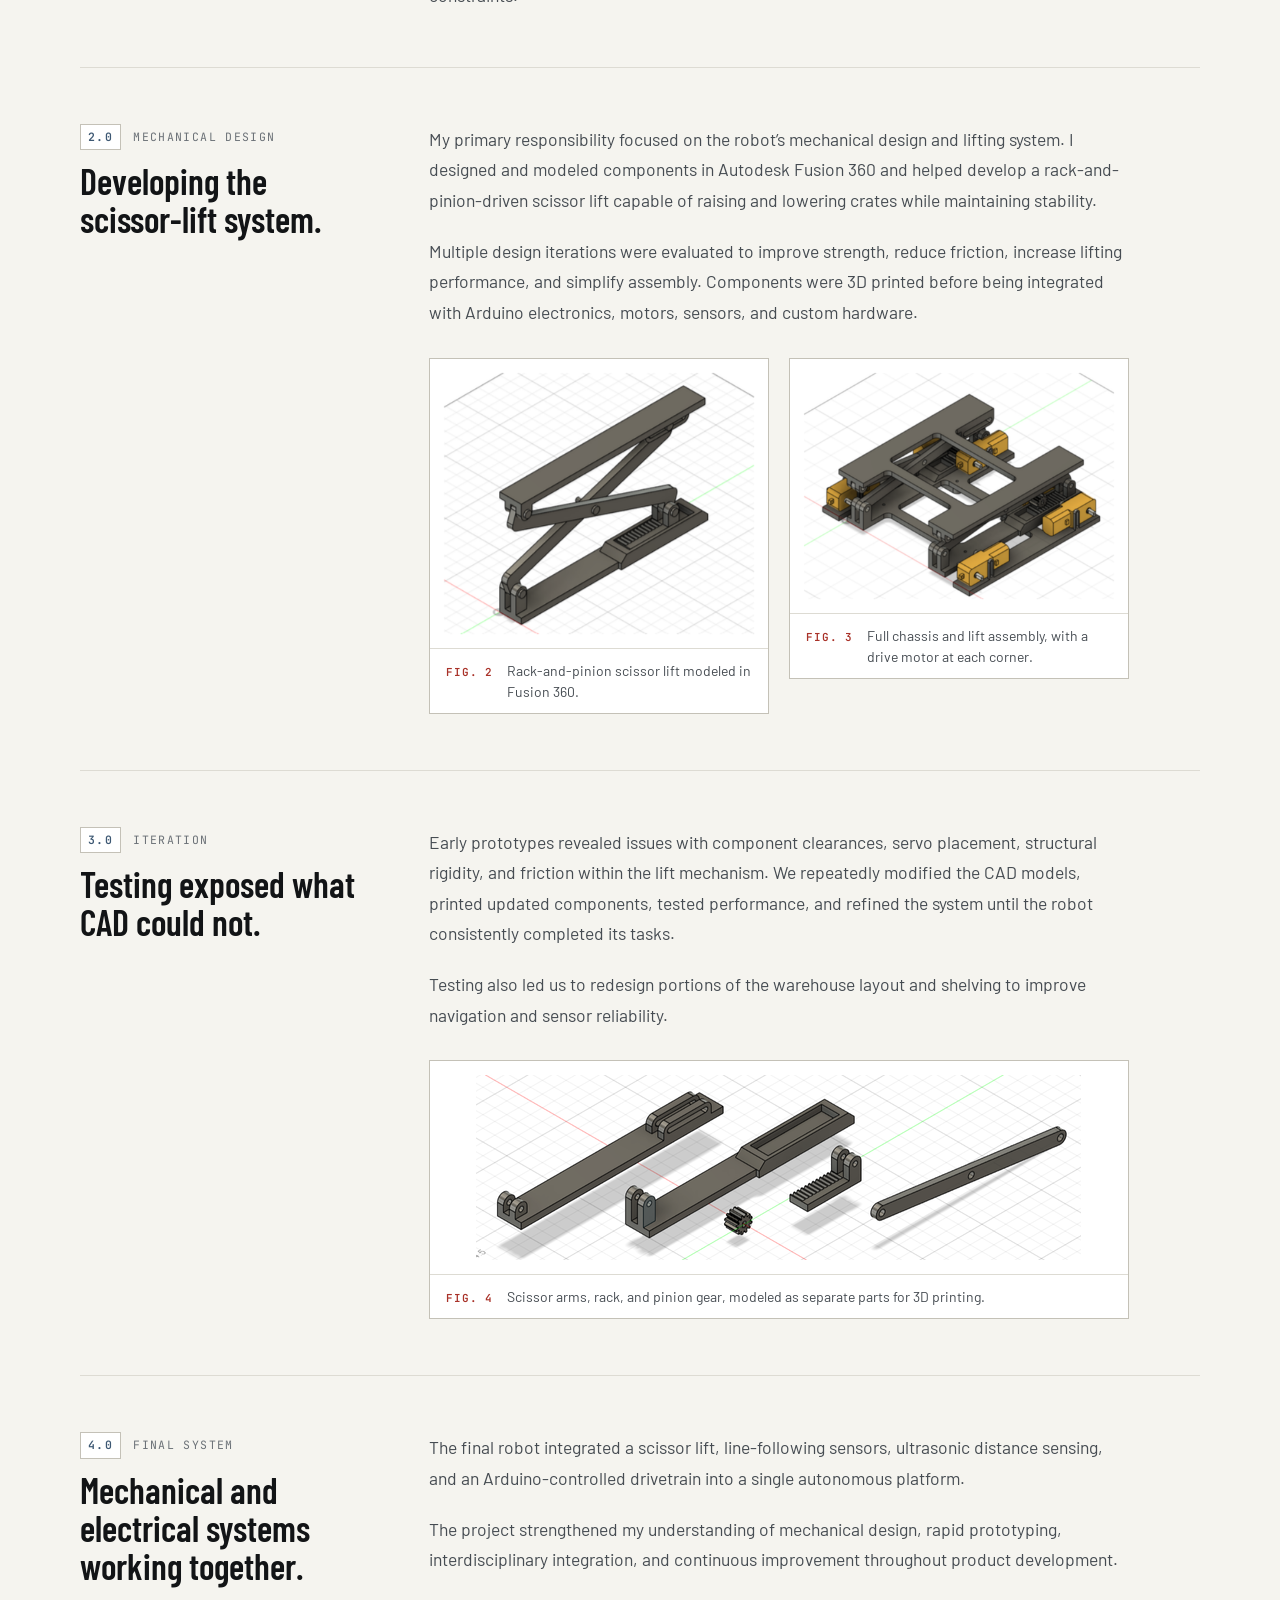
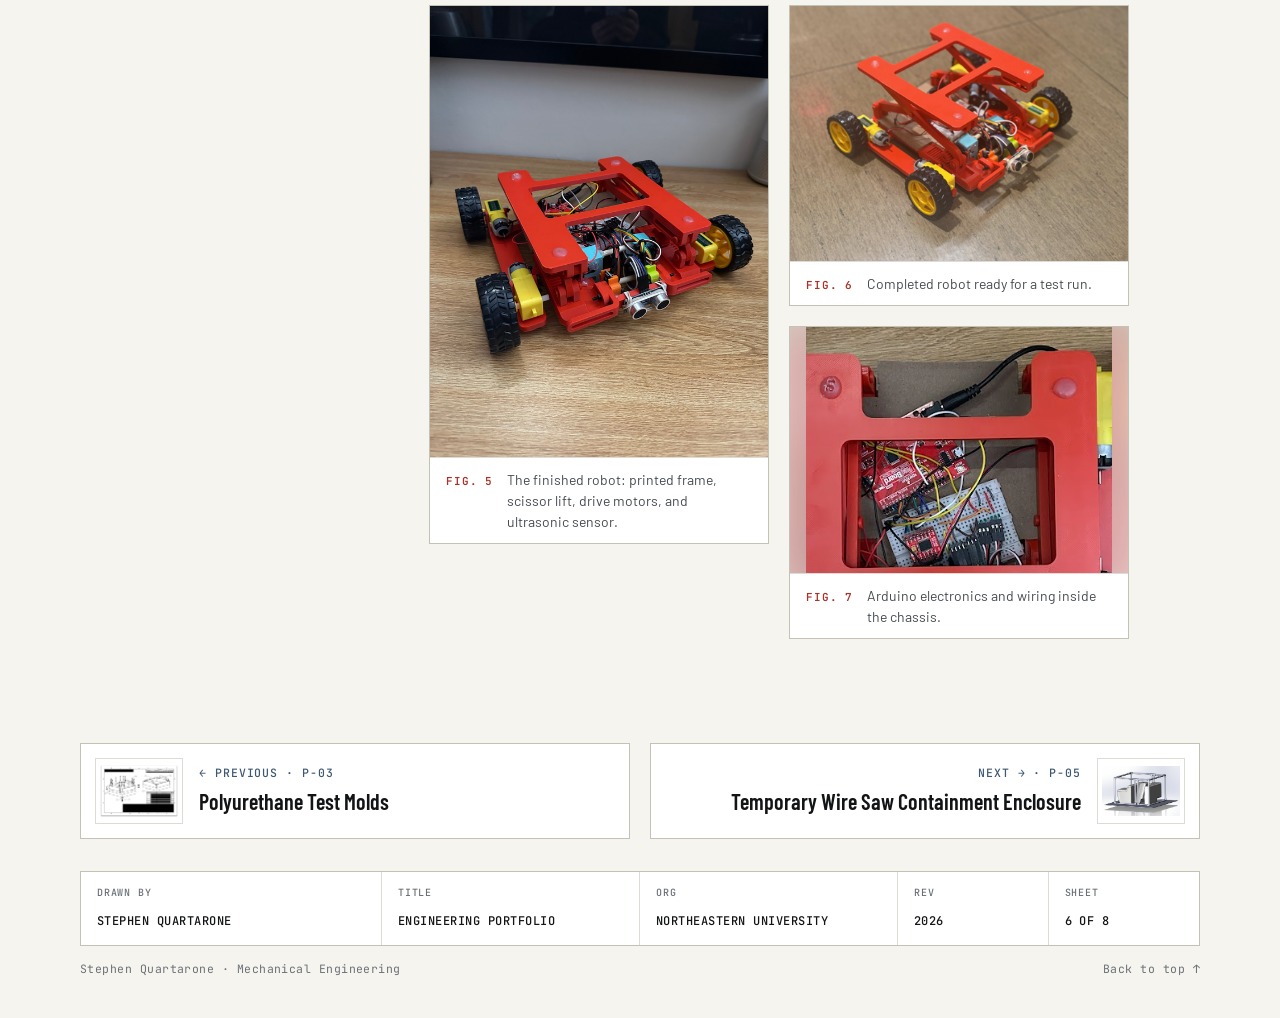
<file: warehouse-robot.html>
<!DOCTYPE html>
<html lang="en">
<head>
<!-- Google tag (gtag.js) -->
<script async src="https://www.googletagmanager.com/gtag/js?id=G-5W7C1K97H4"></script>
<script>
  window.dataLayer = window.dataLayer || [];
  function gtag(){dataLayer.push(arguments);}
  gtag('js', new Date());
  gtag('config', 'G-5W7C1K97H4');
</script>
<meta charset="utf-8">
<meta name="viewport" content="width=device-width,initial-scale=1">
<title>Autonomous Mobile Robot (AMR) - Stephen Quartarone</title>
<meta name="description" content="A warehouse robot that autonomously followed routes, detected storage locations, lifted crates, and transported them without human intervention.">
<meta name="theme-color" content="#f5f4ef">
<meta property="og:type" content="article">
<meta property="og:title" content="Autonomous Mobile Robot (AMR) - Stephen Quartarone">
<meta property="og:description" content="A warehouse robot that autonomously followed routes, detected storage locations, lifted crates, and transported them without human intervention.">
<meta property="og:url" content="https://stephenquartarone.com/warehouse-robot.html">
<meta property="og:image" content="https://stephenquartarone.com/robot-thumb.jpg">
<link rel="icon" href="favicon.svg" type="image/svg+xml">
<link rel="preconnect" href="https://fonts.googleapis.com">
<link rel="preconnect" href="https://fonts.gstatic.com" crossorigin>
<link href="https://fonts.googleapis.com/css2?family=Barlow+Condensed:wght@500;600;700&family=Barlow:wght@400;500;600&family=JetBrains+Mono:wght@400;500;600&display=swap" rel="stylesheet">
<link rel="stylesheet" href="styles.css">
</head>
<body>
<a class="skip-link" href="#main">Skip to content</a>

<header class="site-header">
  <nav class="nav" aria-label="Primary">
    <a class="brand" href="index.html">
      <span class="brand-mark ticks">SQ</span>
      <span class="brand-text"><span class="brand-name">Stephen Quartarone</span><span class="brand-sub">Mechanical Engineering</span></span>
    </a>
    <button class="nav-toggle" type="button" aria-label="Menu" aria-expanded="false"><span></span></button>
    <div class="nav-links">
      <a href="index.html#projects">Projects</a>
      <a href="index.html#working-on">Working On</a>
      <a href="tldr.html">TLDR</a>
      <a href="index.html#about">About</a>
      <a href="index.html#contact">Contact</a>
      <a class="nav-cta" href="resume.pdf" target="_blank" rel="noopener">Résumé ↗</a>
    </div>
  </nav>
  <div class="progress" aria-hidden="true"></div>
</header>

<main id="main">
<div class="wrap">

<section class="case-hero">
  <div class="crumbs">
    <a class="back" href="index.html#projects"><span class="arrow">←</span> All projects</a>
    <span class="proj-no">PROJECT <b>P-04</b> / 06</span>
  </div>
  <p class="eyebrow">Mechanical Design · Robotics · CAD · Prototyping</p>
  <h1>Autonomous Mobile Robot (AMR)</h1>
  <p class="case-subtitle">A warehouse robot that autonomously followed routes, detected storage locations, lifted crates, and transported them without human intervention.</p>
  <div class="tb">
    <div><span class="label">Organization</span><div class="tb-org"><img class="org-logo" src="logo-northeastern.png" alt=""><strong>Northeastern University, Cornerstone Engineering</strong></div></div>
    <div><span class="label">Date</span><strong>Spring 2025 · Academic Project</strong></div>
    <div><span class="label">Role</span><strong>Mechanical Design &amp; Lifting-System Development</strong></div>
    <div><span class="label">Core Skills</span><strong>Fusion 360 · Arduino · 3D Printing · Robotics</strong></div>
  </div>
</section>

<div class="hero-fig reveal">
<figure class="fig photo">
  <div class="fig-plate"><img src="robot-thumb.jpg" alt="Render of the autonomous mobile robot with its scissor lift"><span class="fig-zoom">Click to enlarge</span></div>
  <figcaption>Fusion 360 render of the robot chassis and rack-and-pinion scissor lift.</figcaption>
</figure>
</div>

<section class="impact reveal" aria-label="Key results">
  <div><span class="label">Control</span><strong>Autonomous</strong><span>Line tracking and obstacle sensing</span></div>
  <div><span class="label">Fabrication</span><strong>3D Printed</strong><span>Iterative mechanical components</span></div>
  <div><span class="label">Systems</span><strong>Integrated</strong><span>Mechanical, electrical, and software systems</span></div>
</section>

<section class="story">
  <div class="story-head reveal"><p class="kicker">Project Overview</p><h2>A complete autonomous material-handling prototype.</h2></div>
  <div class="story-copy reveal">
<p>As part of Northeastern University’s Cornerstone Engineering program, my team designed and built an Autonomous Mobile Robot capable of navigating a warehouse environment, detecting storage locations, lifting crates, and transporting them to their destination without human intervention.</p>
<p>The project required us to combine mechanical design, electronics, programming, and manufacturing into a functional prototype while working within strict time and budget constraints.</p>
  </div>
</section>

<section class="story">
  <div class="story-head reveal"><p class="kicker">Mechanical Design</p><h2>Developing the scissor-lift system.</h2></div>
  <div class="story-copy reveal">
<p>My primary responsibility focused on the robot’s mechanical design and lifting system. I designed and modeled components in Autodesk Fusion 360 and helped develop a rack-and-pinion-driven scissor lift capable of raising and lowering crates while maintaining stability.</p>
<p>Multiple design iterations were evaluated to improve strength, reduce friction, increase lifting performance, and simplify assembly. Components were 3D printed before being integrated with Arduino electronics, motors, sensors, and custom hardware.</p>
<div class="gallery">
<figure class="fig">
  <div class="fig-plate"><img src="robot-lift-cad.png" alt="Fusion 360 model of the rack-and-pinion scissor lift" loading="lazy"><span class="fig-zoom">Click to enlarge</span></div>
  <figcaption>Rack-and-pinion scissor lift modeled in Fusion 360.</figcaption>
</figure>
<figure class="fig">
  <div class="fig-plate"><img src="robot-chassis-cad.png" alt="Fusion 360 model of the full chassis and lift assembly" loading="lazy"><span class="fig-zoom">Click to enlarge</span></div>
  <figcaption>Full chassis and lift assembly, with a drive motor at each corner.</figcaption>
</figure>
</div>
  </div>
</section>

<section class="story">
  <div class="story-head reveal"><p class="kicker">Iteration</p><h2>Testing exposed what CAD could not.</h2></div>
  <div class="story-copy reveal">
<p>Early prototypes revealed issues with component clearances, servo placement, structural rigidity, and friction within the lift mechanism. We repeatedly modified the CAD models, printed updated components, tested performance, and refined the system until the robot consistently completed its tasks.</p>
<p>Testing also led us to redesign portions of the warehouse layout and shelving to improve navigation and sensor reliability.</p>
<div class="gallery single">
<figure class="fig">
  <div class="fig-plate"><img src="robot-lift-parts.png" alt="Scissor arms, rack, and pinion gear modeled as separate parts" loading="lazy"><span class="fig-zoom">Click to enlarge</span></div>
  <figcaption>Scissor arms, rack, and pinion gear, modeled as separate parts for 3D printing.</figcaption>
</figure>
</div>
  </div>
</section>

<section class="story">
  <div class="story-head reveal"><p class="kicker">Final System</p><h2>Mechanical and electrical systems working together.</h2></div>
  <div class="story-copy reveal">
<p>The final robot integrated a scissor lift, line-following sensors, ultrasonic distance sensing, and an Arduino-controlled drivetrain into a single autonomous platform.</p>
<p>The project strengthened my understanding of mechanical design, rapid prototyping, interdisciplinary integration, and continuous improvement throughout product development.</p>
<div class="gallery">
<figure class="fig photo tall">
  <div class="fig-plate"><img src="robot-built.jpg" alt="The finished autonomous mobile robot with its red 3D-printed frame and scissor lift" loading="lazy"><span class="fig-zoom">Click to enlarge</span></div>
  <figcaption>The finished robot: printed frame, scissor lift, drive motors, and ultrasonic sensor.</figcaption>
</figure>
<figure class="fig photo">
  <div class="fig-plate"><img src="robot-floor.png" alt="The completed robot on the floor before a test run" loading="lazy"><span class="fig-zoom">Click to enlarge</span></div>
  <figcaption>Completed robot ready for a test run.</figcaption>
</figure>
<figure class="fig photo">
  <div class="fig-plate"><img src="robot-electronics.png" alt="Arduino board and wiring inside the robot chassis" loading="lazy"><span class="fig-zoom">Click to enlarge</span></div>
  <figcaption>Arduino electronics and wiring inside the chassis.</figcaption>
</figure>
</div>
  </div>
</section>

<nav class="pager" aria-label="More projects">
  <a class="prev ticks" href="test-molds.html">
    <span class="thumb"><img src="test-thumb-redacted.png" alt="" loading="lazy"></span>
    <span><span class="label dir">← Previous · P-03</span><strong>Polyurethane Test Molds</strong></span>
  </a>
  <a class="next ticks" href="wire-saw.html">
    <span class="thumb"><img src="wire-thumb.jpg" alt="" loading="lazy"></span>
    <span><span class="label dir">Next → · P-05</span><strong>Temporary Wire Saw Containment Enclosure</strong></span>
  </a>
</nav>

</div>
</main>

<footer class="site-footer">
  <div class="wrap">
    <div class="title-block">
      <div><span class="label">Drawn by</span><strong>Stephen Quartarone</strong></div>
      <div><span class="label">Title</span><strong>Engineering Portfolio</strong></div>
      <div><span class="label">Org</span><strong>Northeastern University</strong></div>
      <div><span class="label">Rev</span><strong>2026</strong></div>
      <div><span class="label">Sheet</span><strong>6 of 8</strong></div>
    </div>
    <div class="footer-note"><span>Stephen Quartarone · Mechanical Engineering</span><a href="#main">Back to top ↑</a></div>
  </div>
</footer>

<div class="coords" aria-hidden="true"><span>X <b data-x>0000</b></span><span>Y <b data-y>0000</b></span></div>
<script src="site.js"></script>
</body>
</html>
</file>
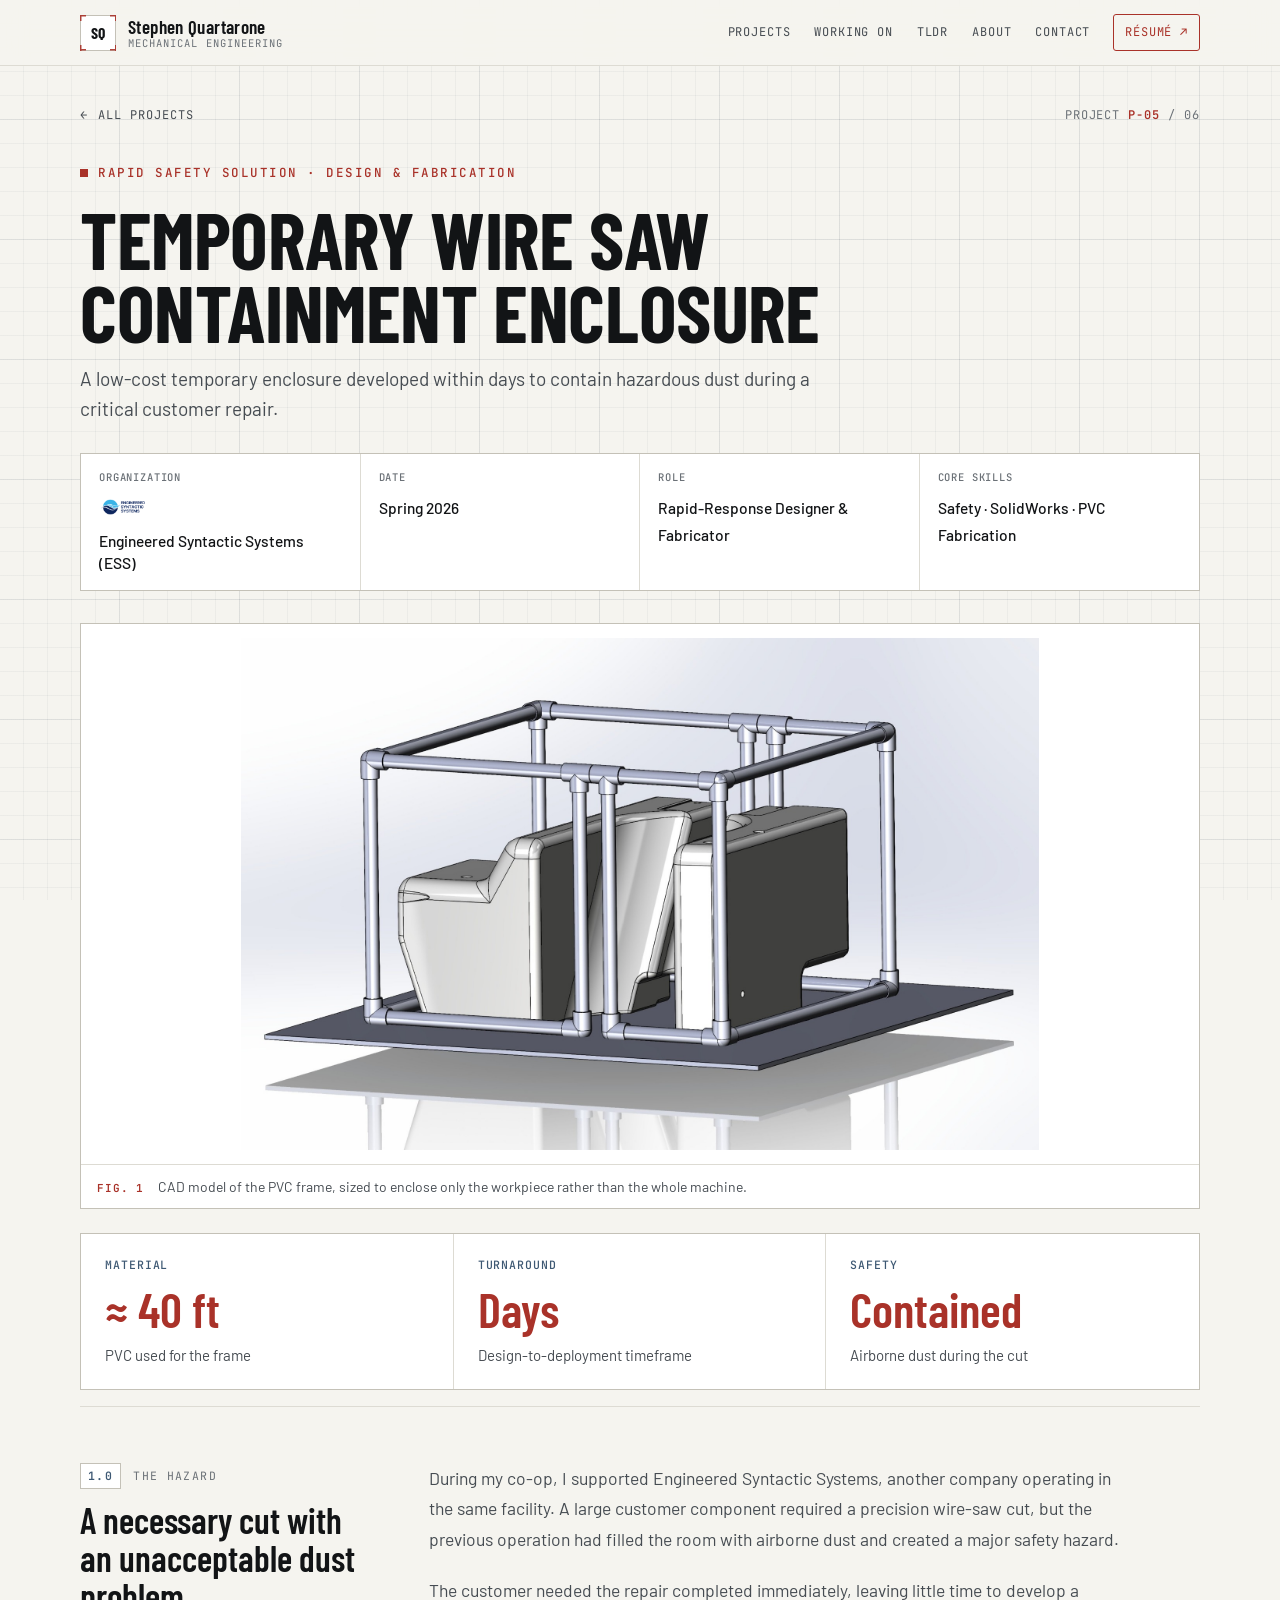
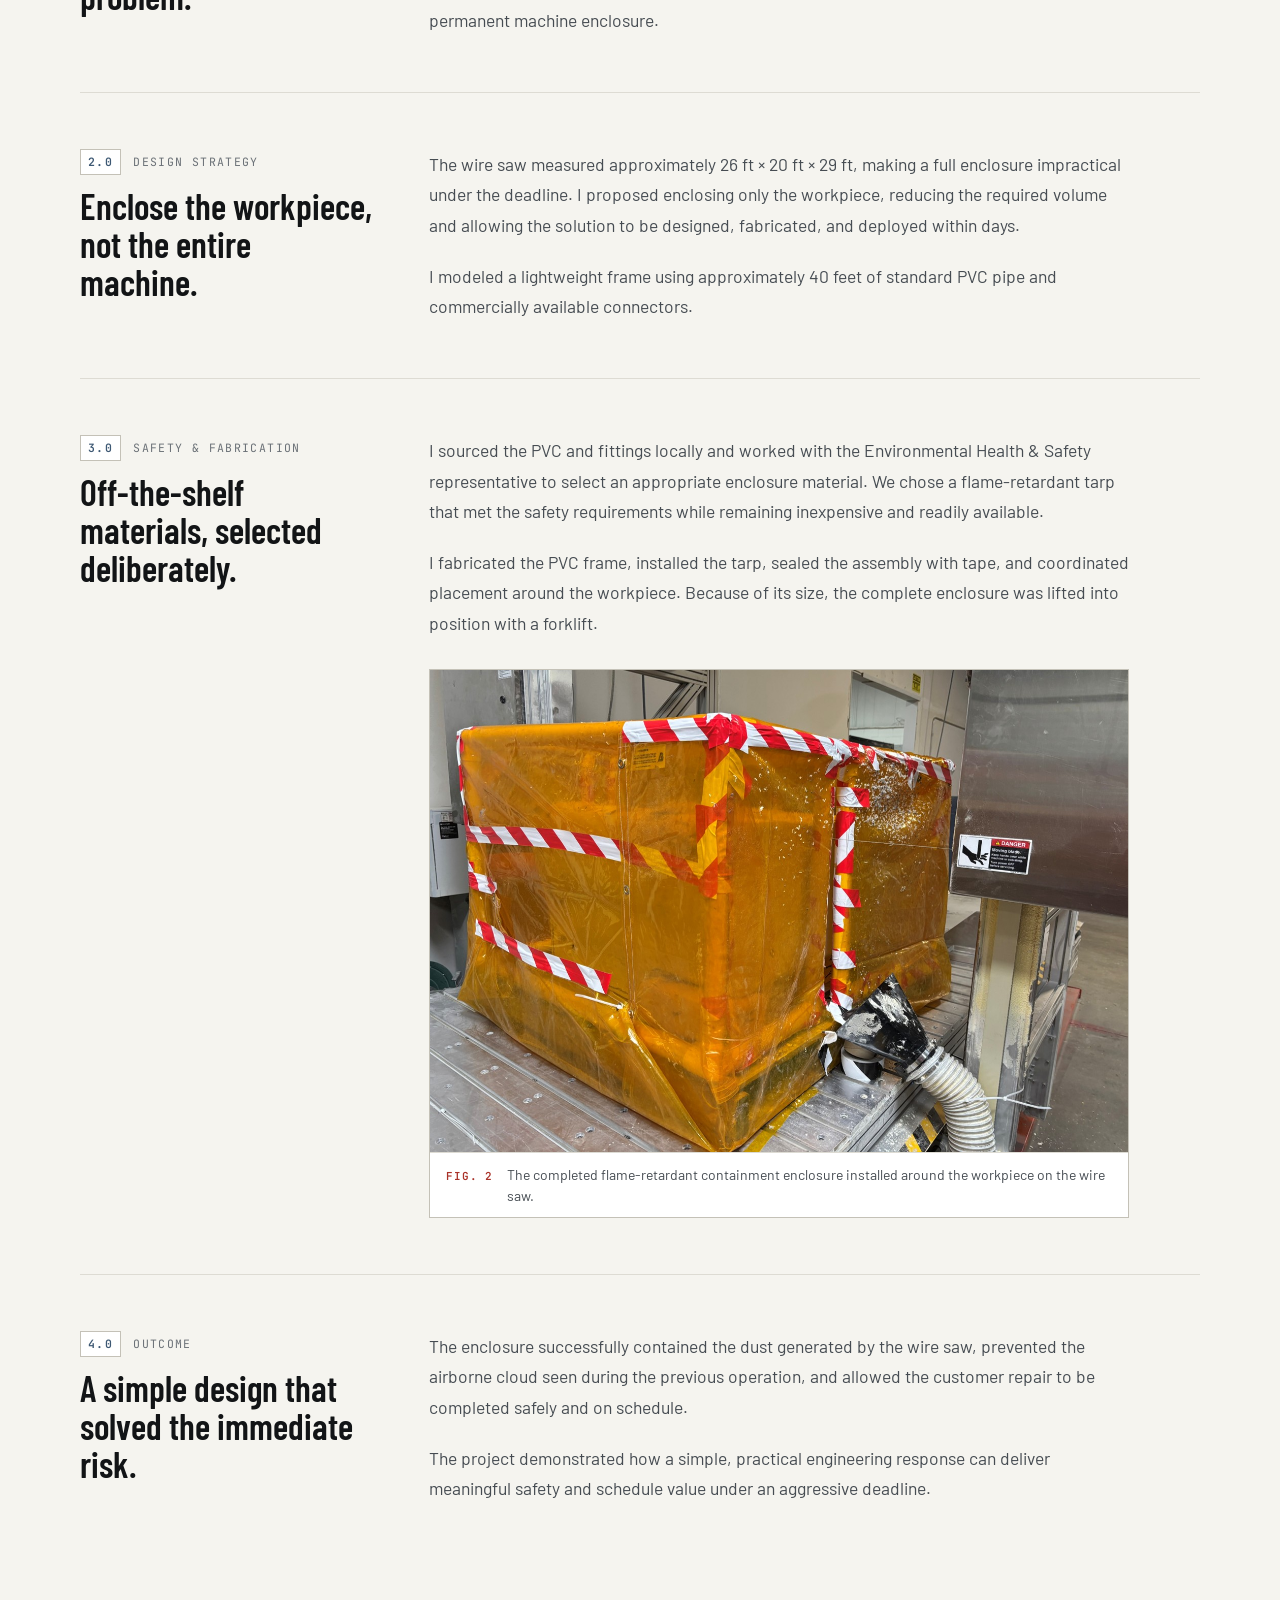
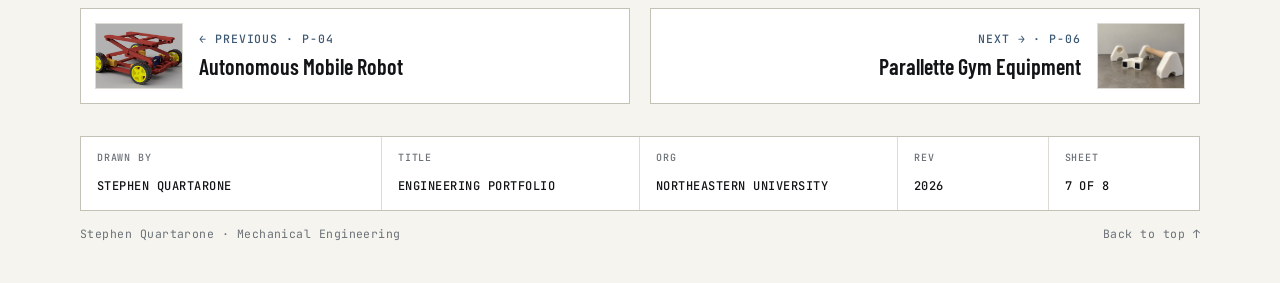
<file: wire-saw.html>
<!DOCTYPE html>
<html lang="en">
<head>
<!-- Google tag (gtag.js) -->
<script async src="https://www.googletagmanager.com/gtag/js?id=G-5W7C1K97H4"></script>
<script>
  window.dataLayer = window.dataLayer || [];
  function gtag(){dataLayer.push(arguments);}
  gtag('js', new Date());
  gtag('config', 'G-5W7C1K97H4');
</script>
<meta charset="utf-8">
<meta name="viewport" content="width=device-width,initial-scale=1">
<title>Temporary Wire Saw Containment Enclosure - Stephen Quartarone</title>
<meta name="description" content="A low-cost temporary enclosure developed within days to contain hazardous dust during a critical customer repair.">
<meta name="theme-color" content="#f5f4ef">
<meta property="og:type" content="article">
<meta property="og:title" content="Temporary Wire Saw Containment Enclosure - Stephen Quartarone">
<meta property="og:description" content="A low-cost temporary enclosure developed within days to contain hazardous dust during a critical customer repair.">
<meta property="og:url" content="https://stephenquartarone.com/wire-saw.html">
<meta property="og:image" content="https://stephenquartarone.com/wire-thumb.jpg">
<link rel="icon" href="favicon.svg" type="image/svg+xml">
<link rel="preconnect" href="https://fonts.googleapis.com">
<link rel="preconnect" href="https://fonts.gstatic.com" crossorigin>
<link href="https://fonts.googleapis.com/css2?family=Barlow+Condensed:wght@500;600;700&family=Barlow:wght@400;500;600&family=JetBrains+Mono:wght@400;500;600&display=swap" rel="stylesheet">
<link rel="stylesheet" href="styles.css">
</head>
<body>
<a class="skip-link" href="#main">Skip to content</a>

<header class="site-header">
  <nav class="nav" aria-label="Primary">
    <a class="brand" href="index.html">
      <span class="brand-mark ticks">SQ</span>
      <span class="brand-text"><span class="brand-name">Stephen Quartarone</span><span class="brand-sub">Mechanical Engineering</span></span>
    </a>
    <button class="nav-toggle" type="button" aria-label="Menu" aria-expanded="false"><span></span></button>
    <div class="nav-links">
      <a href="index.html#projects">Projects</a>
      <a href="index.html#working-on">Working On</a>
      <a href="tldr.html">TLDR</a>
      <a href="index.html#about">About</a>
      <a href="index.html#contact">Contact</a>
      <a class="nav-cta" href="resume.pdf" target="_blank" rel="noopener">Résumé ↗</a>
    </div>
  </nav>
  <div class="progress" aria-hidden="true"></div>
</header>

<main id="main">
<div class="wrap">

<section class="case-hero">
  <div class="crumbs">
    <a class="back" href="index.html#projects"><span class="arrow">←</span> All projects</a>
    <span class="proj-no">PROJECT <b>P-05</b> / 06</span>
  </div>
  <p class="eyebrow">Rapid Safety Solution · Design &amp; Fabrication</p>
  <h1>Temporary Wire Saw Containment Enclosure</h1>
  <p class="case-subtitle">A low-cost temporary enclosure developed within days to contain hazardous dust during a critical customer repair.</p>
  <div class="tb">
    <div><span class="label">Organization</span><div class="tb-org"><img class="org-logo" src="logo-ess.png" alt=""><strong>Engineered Syntactic Systems (ESS)</strong></div></div>
    <div><span class="label">Date</span><strong>Spring 2026</strong></div>
    <div><span class="label">Role</span><strong>Rapid-Response Designer &amp; Fabricator</strong></div>
    <div><span class="label">Core Skills</span><strong>Safety · SolidWorks · PVC Fabrication</strong></div>
  </div>
</section>

<div class="hero-fig reveal">
<figure class="fig">
  <div class="fig-plate"><img src="wire-thumb.jpg" alt="CAD model of the PVC containment frame enclosing only the workpiece"><span class="fig-zoom">Click to enlarge</span></div>
  <figcaption>CAD model of the PVC frame, sized to enclose only the workpiece rather than the whole machine.</figcaption>
</figure>
</div>

<section class="impact reveal" aria-label="Key results">
  <div><span class="label">Material</span><strong>≈ 40 ft</strong><span>PVC used for the frame</span></div>
  <div><span class="label">Turnaround</span><strong>Days</strong><span>Design-to-deployment timeframe</span></div>
  <div><span class="label">Safety</span><strong>Contained</strong><span>Airborne dust during the cut</span></div>
</section>

<section class="story">
  <div class="story-head reveal"><p class="kicker">The Hazard</p><h2>A necessary cut with an unacceptable dust problem.</h2></div>
  <div class="story-copy reveal">
<p>During my co-op, I supported Engineered Syntactic Systems, another company operating in the same facility. A large customer component required a precision wire-saw cut, but the previous operation had filled the room with airborne dust and created a major safety hazard.</p>
<p>The customer needed the repair completed immediately, leaving little time to develop a permanent machine enclosure.</p>
  </div>
</section>

<section class="story">
  <div class="story-head reveal"><p class="kicker">Design Strategy</p><h2>Enclose the workpiece, not the entire machine.</h2></div>
  <div class="story-copy reveal">
<p>The wire saw measured approximately 26 ft × 20 ft × 29 ft, making a full enclosure impractical under the deadline. I proposed enclosing only the workpiece, reducing the required volume and allowing the solution to be designed, fabricated, and deployed within days.</p>
<p>I modeled a lightweight frame using approximately 40 feet of standard PVC pipe and commercially available connectors.</p>
  </div>
</section>

<section class="story">
  <div class="story-head reveal"><p class="kicker">Safety &amp; Fabrication</p><h2>Off-the-shelf materials, selected deliberately.</h2></div>
  <div class="story-copy reveal">
<p>I sourced the PVC and fittings locally and worked with the Environmental Health &amp; Safety representative to select an appropriate enclosure material. We chose a flame-retardant tarp that met the safety requirements while remaining inexpensive and readily available.</p>
<p>I fabricated the PVC frame, installed the tarp, sealed the assembly with tape, and coordinated placement around the workpiece. Because of its size, the complete enclosure was lifted into position with a forklift.</p>
<div class="gallery single">
<figure class="fig photo">
  <div class="fig-plate"><img src="wire-saw-installed.jpg" alt="Temporary wire saw containment enclosure installed on the machine" loading="lazy"><span class="fig-zoom">Click to enlarge</span></div>
  <figcaption>The completed flame-retardant containment enclosure installed around the workpiece on the wire saw.</figcaption>
</figure>
</div>
  </div>
</section>

<section class="story">
  <div class="story-head reveal"><p class="kicker">Outcome</p><h2>A simple design that solved the immediate risk.</h2></div>
  <div class="story-copy reveal">
<p>The enclosure successfully contained the dust generated by the wire saw, prevented the airborne cloud seen during the previous operation, and allowed the customer repair to be completed safely and on schedule.</p>
<p>The project demonstrated how a simple, practical engineering response can deliver meaningful safety and schedule value under an aggressive deadline.</p>
  </div>
</section>

<nav class="pager" aria-label="More projects">
  <a class="prev ticks" href="warehouse-robot.html">
    <span class="thumb photo"><img src="robot-thumb.jpg" alt="" loading="lazy"></span>
    <span><span class="label dir">← Previous · P-04</span><strong>Autonomous Mobile Robot</strong></span>
  </a>
  <a class="next ticks" href="parallettes.html">
    <span class="thumb photo"><img src="white-parallettes.png" alt="" loading="lazy"></span>
    <span><span class="label dir">Next → · P-06</span><strong>Parallette Gym Equipment</strong></span>
  </a>
</nav>

</div>
</main>

<footer class="site-footer">
  <div class="wrap">
    <div class="title-block">
      <div><span class="label">Drawn by</span><strong>Stephen Quartarone</strong></div>
      <div><span class="label">Title</span><strong>Engineering Portfolio</strong></div>
      <div><span class="label">Org</span><strong>Northeastern University</strong></div>
      <div><span class="label">Rev</span><strong>2026</strong></div>
      <div><span class="label">Sheet</span><strong>7 of 8</strong></div>
    </div>
    <div class="footer-note"><span>Stephen Quartarone · Mechanical Engineering</span><a href="#main">Back to top ↑</a></div>
  </div>
</footer>

<div class="coords" aria-hidden="true"><span>X <b data-x>0000</b></span><span>Y <b data-y>0000</b></span></div>
<script src="site.js"></script>
</body>
</html>
</file>
<file: styles.css>
/* =========================================================
   Stephen Quartarone — Engineering Portfolio
   Drafting-paper theme · shared by every page
   ========================================================= */

:root{
  /* surfaces */
  --bg:#f5f4ef;              /* original portfolio paper */
  --bg-2:#efeee8;
  --panel:#ffffff;
  --sheet:#ffffff;
  --dark:#17191a;

  /* ink */
  --ink:#121416;
  --ink-2:#464c52;
  --ink-3:#6b7177;

  /* linework */
  --line:#dddbd3;
  --line-strong:#c4c1b7;
  --grid-minor:rgba(45,62,80,.045);
  --grid-major:rgba(45,62,80,.08);

  /* signal colors */
  --accent:#a93229;          /* redline: results, CTAs */
  --accent-hi:#c03b30;
  --accent-ink:#ffffff;
  --steel:#3d5873;           /* drafting linework, numbering */
  --brass:#e2b85e;           /* readouts on dark panels */

  /* type */
  --sans:"Barlow",ui-sans-serif,system-ui,-apple-system,"Segoe UI",sans-serif;
  --cond:"Barlow Condensed","Barlow",ui-sans-serif,system-ui,sans-serif;
  --mono:"JetBrains Mono",ui-monospace,"SFMono-Regular",Menlo,Consolas,monospace;

  --max:1120px;
  --gutter:clamp(20px,5vw,64px);
  --header-h:66px;
  --radius:3px;
  --shadow:0 18px 40px -22px rgba(18,20,22,.28);
}

*{box-sizing:border-box}
html{scroll-behavior:smooth;scroll-padding-top:calc(var(--header-h) + 16px)}
body{
  margin:0;
  background:var(--bg);
  color:var(--ink);
  font-family:var(--sans);
  font-size:17px;
  line-height:1.6;
  -webkit-font-smoothing:antialiased;
  text-rendering:optimizeLegibility;
  overflow-x:hidden;
}
/* drafting grid, fixed behind everything */
body::before{
  content:"";position:fixed;inset:0;z-index:-1;pointer-events:none;
  background-image:
    linear-gradient(var(--grid-major) 1px,transparent 1px),
    linear-gradient(90deg,var(--grid-major) 1px,transparent 1px),
    linear-gradient(var(--grid-minor) 1px,transparent 1px),
    linear-gradient(90deg,var(--grid-minor) 1px,transparent 1px);
  background-size:120px 120px,120px 120px,24px 24px,24px 24px;
  background-position:-1px -1px;
}

a{color:inherit;text-decoration:none}
img,video{display:block;max-width:100%}
::selection{background:var(--accent);color:var(--accent-ink)}
:focus-visible{outline:2px solid var(--accent);outline-offset:3px}

.wrap{max-width:calc(var(--max) + var(--gutter) * 2);margin:0 auto;padding:0 var(--gutter)}

.skip-link{
  position:absolute;left:12px;top:-60px;z-index:100;
  padding:10px 14px;background:var(--accent);color:var(--accent-ink);font-weight:600
}
.skip-link:focus{top:12px}

/* ---------- shared atoms ---------- */
.label{
  font-family:var(--mono);font-size:11.5px;font-weight:500;
  letter-spacing:.08em;text-transform:uppercase;color:var(--ink-3)
}
.eyebrow{
  display:inline-flex;align-items:center;gap:10px;margin:0;
  font-family:var(--mono);font-size:12.5px;font-weight:500;
  letter-spacing:.12em;text-transform:uppercase;color:var(--accent)
}
.eyebrow::before{content:"";width:8px;height:8px;background:var(--accent);flex:none}

/* corner registration ticks — add .ticks to any box */
.ticks{position:relative}
.ticks::before{
  content:"";position:absolute;inset:-1px;pointer-events:none;z-index:2;
  --t:var(--tick-color,var(--steel));--s:var(--tick-size,12px);
  background:
    linear-gradient(var(--t),var(--t)) top left/var(--s) 1.5px no-repeat,
    linear-gradient(var(--t),var(--t)) top left/1.5px var(--s) no-repeat,
    linear-gradient(var(--t),var(--t)) top right/var(--s) 1.5px no-repeat,
    linear-gradient(var(--t),var(--t)) top right/1.5px var(--s) no-repeat,
    linear-gradient(var(--t),var(--t)) bottom left/var(--s) 1.5px no-repeat,
    linear-gradient(var(--t),var(--t)) bottom left/1.5px var(--s) no-repeat,
    linear-gradient(var(--t),var(--t)) bottom right/var(--s) 1.5px no-repeat,
    linear-gradient(var(--t),var(--t)) bottom right/1.5px var(--s) no-repeat;
  opacity:var(--tick-opacity,.9);
  transition:opacity .25s ease,inset .25s ease;
}

.btn{
  display:inline-flex;align-items:center;gap:10px;
  min-height:44px;padding:0 18px;border:1px solid var(--line-strong);border-radius:var(--radius);
  font-family:var(--mono);font-size:12.5px;font-weight:500;letter-spacing:.06em;text-transform:uppercase;
  color:var(--ink);background:rgba(255,255,255,.8);
  transition:background .2s ease,border-color .2s ease,color .2s ease,transform .2s ease;
}
.btn:hover{border-color:var(--ink);transform:translateY(-1px)}
.btn--primary{background:var(--accent);border-color:var(--accent);color:var(--accent-ink);font-weight:600}
.btn--primary:hover{background:var(--accent-hi);border-color:var(--accent-hi);color:var(--accent-ink)}
.btn .arrow{transition:transform .2s ease}
.btn:hover .arrow{transform:translateX(3px)}

.chip{
  display:inline-flex;align-items:center;
  padding:5px 9px;border:1px solid var(--line);border-radius:2px;
  font-family:var(--mono);font-size:11.5px;letter-spacing:.03em;color:var(--ink-2);
  background:var(--panel);white-space:nowrap
}

/* organization logos */
.org{display:flex;align-items:center;gap:10px;min-width:0}
.org-logo{height:24px;width:auto;flex:none;object-fit:contain}
.org .label{overflow:hidden;text-overflow:ellipsis;white-space:nowrap}
.mark{
  display:inline-grid;place-items:center;flex:none;width:24px;height:24px;
  border:1px solid var(--ink);font-family:var(--cond);font-weight:700;font-size:11px;letter-spacing:.02em;color:var(--ink);background:var(--panel)
}

/* ---------- header ---------- */
.site-header{
  position:sticky;top:0;z-index:50;height:var(--header-h);
  background:rgba(245,244,239,.9);
  backdrop-filter:blur(12px) saturate(140%);-webkit-backdrop-filter:blur(12px) saturate(140%);
  border-bottom:1px solid var(--line);
}
.nav{
  max-width:calc(var(--max) + var(--gutter) * 2);height:100%;margin:0 auto;padding:0 var(--gutter);
  display:flex;align-items:center;justify-content:space-between;gap:24px
}
.brand{display:flex;align-items:center;gap:12px;min-width:0}
.brand-mark{
  --tick-size:6px;--tick-color:var(--accent);
  display:grid;place-items:center;width:36px;height:36px;flex:none;
  border:1px solid var(--line-strong);background:var(--panel);
  font-family:var(--cond);font-weight:700;font-size:16px;letter-spacing:.02em;color:var(--ink);
}
.brand-text{display:flex;flex-direction:column;line-height:1.15;min-width:0}
.brand-name{font-family:var(--cond);font-weight:600;font-size:19px;letter-spacing:.02em;white-space:nowrap}
.brand-sub{font-family:var(--mono);font-size:10.5px;letter-spacing:.1em;text-transform:uppercase;color:var(--ink-3);white-space:nowrap}

.nav-links{display:flex;align-items:center;gap:2px}
.nav-links a{
  position:relative;padding:8px 11px;
  font-family:var(--mono);font-size:12px;letter-spacing:.07em;text-transform:uppercase;color:var(--ink-2);
  transition:color .2s ease
}
.nav-links a:hover,.nav-links a[aria-current="page"]{color:var(--ink)}
.nav-links a[aria-current="page"]::after{
  content:"";position:absolute;left:11px;right:11px;bottom:2px;height:1.5px;background:var(--accent)
}
.nav-links .nav-cta{margin-left:10px;border:1px solid var(--accent);color:var(--accent);border-radius:var(--radius)}
.nav-links .nav-cta:hover{background:var(--accent);color:var(--accent-ink)}

.nav-toggle{
  display:none;align-items:center;justify-content:center;width:44px;height:44px;
  background:var(--panel);border:1px solid var(--line-strong);border-radius:var(--radius);color:var(--ink);cursor:pointer
}
.nav-toggle span,.nav-toggle span::before,.nav-toggle span::after{
  display:block;width:18px;height:1.5px;background:currentColor;position:relative;transition:transform .2s ease
}
.nav-toggle span::before,.nav-toggle span::after{content:"";position:absolute;left:0}
.nav-toggle span::before{top:-6px}
.nav-toggle span::after{top:6px}
.nav-open .nav-toggle span{background:transparent}
.nav-open .nav-toggle span::before{transform:translateY(6px) rotate(45deg)}
.nav-open .nav-toggle span::after{transform:translateY(-6px) rotate(-45deg)}

.progress{
  position:absolute;left:0;bottom:-1px;height:2px;width:100%;
  background:var(--accent);transform-origin:0 50%;transform:scaleX(var(--p,0));
}

/* ---------- section heads ---------- */
.section{padding:80px 0;position:relative}
.section + .section{border-top:1px solid var(--line)}
.section-head{margin-bottom:36px}
.section-rule{
  display:flex;align-items:center;gap:16px;margin-bottom:20px;
  font-family:var(--mono);font-size:12px;letter-spacing:.12em;text-transform:uppercase;color:var(--ink-3)
}
.section-rule .num{color:var(--steel);font-weight:600}
.section-rule .rule{
  flex:1;height:9px;
  background:
    linear-gradient(var(--line-strong),var(--line-strong)) center/100% 1px no-repeat,
    repeating-linear-gradient(90deg,var(--line-strong) 0 1px,transparent 1px 24px) center/100% 9px no-repeat;
}
.section-rule .live{display:inline-flex;align-items:center;gap:8px;color:var(--accent)}
.section-rule .live i{
  width:8px;height:8px;border-radius:50%;background:var(--accent);animation:pulse 1.8s ease-out infinite
}
@keyframes pulse{0%{box-shadow:0 0 0 0 rgba(169,50,41,.45)}80%,100%{box-shadow:0 0 0 9px rgba(169,50,41,0)}}
.section-head-row{display:flex;justify-content:space-between;align-items:end;gap:20px 40px;flex-wrap:wrap}
h2.title{
  margin:0;font-family:var(--cond);font-weight:600;
  font-size:clamp(36px,4.6vw,58px);line-height:1;letter-spacing:-.01em
}
.section-intro{max-width:420px;margin:0;color:var(--ink-2);font-size:16.5px}

/* ---------- home hero ---------- */
.hero{position:relative;padding:64px 0 56px;overflow:hidden}
.hero h1{
  margin:18px 0 20px;font-family:var(--cond);font-weight:700;text-transform:uppercase;
  font-size:clamp(50px,7.6vw,100px);line-height:.92;letter-spacing:-.005em
}
.hero-row{display:flex;align-items:flex-end;justify-content:space-between;gap:28px 48px;flex-wrap:wrap}
.hero-lead{max-width:540px;margin:0;color:var(--ink-2);font-size:18.5px;line-height:1.6}
.hero-actions{display:flex;flex-wrap:wrap;gap:12px}

.hero-drawing{
  position:absolute;right:-110px;top:-140px;width:600px;height:600px;z-index:-1;pointer-events:none;
  color:var(--steel);opacity:.22
}
.hero-drawing .draw{stroke-dasharray:1;stroke-dashoffset:1;animation:draw 2.6s cubic-bezier(.6,.1,.2,1) forwards}
.hero-drawing .d2{animation-delay:.3s}
.hero-drawing .d3{animation-delay:.6s}
.hero-drawing .fade{opacity:0;animation:fadein 1s ease 1.6s forwards}
@keyframes draw{to{stroke-dashoffset:0}}
@keyframes fadein{to{opacity:1}}

/* ---------- project grid ---------- */
.project-grid{display:grid;grid-template-columns:repeat(2,minmax(0,1fr));gap:28px}
.card{
  --tick-opacity:0;--tick-color:var(--accent);
  display:flex;flex-direction:column;min-width:0;
  background:var(--panel);border:1px solid var(--line);
  transition:border-color .25s ease,transform .25s ease,box-shadow .25s ease;
}
.card:hover{--tick-opacity:1;border-color:var(--line-strong);transform:translateY(-3px);box-shadow:var(--shadow)}
.card:hover::before{inset:-6px}

.plate{
  position:relative;aspect-ratio:16/10;overflow:hidden;background:var(--sheet);
  border-bottom:1px solid var(--line)
}
.plate img{width:100%;height:100%;object-fit:contain;padding:12px;transition:transform .5s cubic-bezier(.2,.7,.2,1)}
.plate.photo{background:var(--bg-2)}
.plate.photo img{object-fit:cover;padding:0}
.card:hover .plate img{transform:scale(1.03)}
.plate-id{
  position:absolute;left:0;top:0;z-index:1;padding:6px 10px;
  background:var(--dark);color:#fff;
  font-family:var(--mono);font-size:11.5px;font-weight:600;letter-spacing:.08em
}
.plate-id b{color:#ff8a7e;font-weight:600}
.plate-open{
  position:absolute;right:10px;bottom:10px;z-index:1;padding:7px 11px;
  background:var(--accent);color:var(--accent-ink);
  font-family:var(--mono);font-size:11px;font-weight:600;letter-spacing:.08em;text-transform:uppercase;
  opacity:0;transform:translateY(6px);transition:opacity .25s ease,transform .25s ease
}
.card:hover .plate-open,.card:focus-visible .plate-open{opacity:1;transform:none}

.card-body{display:flex;flex-direction:column;flex:1;padding:18px 20px 20px}
.card-body .org{margin-bottom:14px}
.card h3{margin:0 0 8px;font-family:var(--cond);font-weight:600;font-size:25px;line-height:1.08}
.card-summary{margin:0;color:var(--ink-2);font-size:15.5px;line-height:1.55}
.metric{
  display:flex;align-items:baseline;gap:12px;margin-top:auto;padding-top:14px;
  border-top:1px dashed var(--line-strong)
}
.card-body .metric{margin-top:auto}
.card-body .card-summary{margin-bottom:16px}
.metric strong{font-family:var(--cond);font-weight:600;font-size:28px;line-height:1;color:var(--accent);white-space:nowrap}
.metric span{color:var(--ink-3);font-size:13.5px;line-height:1.35}

/* wide feature cards: photo and description side by side; --flip mirrors them */
.card--feature{grid-column:1/-1;flex-direction:row}
.card--feature .plate{flex:0 0 55%;aspect-ratio:auto;min-height:360px;border-bottom:0;border-right:1px solid var(--line)}
.card--feature .plate img{position:absolute;inset:0}
.card--flip{flex-direction:row-reverse}
.card--flip .plate{border-right:0;border-left:1px solid var(--line)}
.card--feature .card-body{justify-content:center;padding:30px 34px}
.card--feature h3{font-size:clamp(30px,3vw,38px);margin-bottom:10px}
.card--feature .card-summary{font-size:17px;margin-bottom:22px}
.metric-pair{display:grid;grid-template-columns:1fr 1fr;gap:20px;padding-top:16px;border-top:1px dashed var(--line-strong)}
.metric-pair div{display:flex;flex-direction:column;gap:6px}
.metric-pair strong{font-family:var(--cond);font-weight:600;font-size:34px;line-height:1;color:var(--accent);white-space:nowrap}
.metric-pair span{color:var(--ink-3);font-size:13.5px;line-height:1.35}

/* ---------- working on ---------- */
.wip{
  --tick-size:14px;
  display:grid;grid-template-columns:minmax(0,.95fr) minmax(0,1.05fr);
  background:var(--panel);border:1px solid var(--line-strong)
}
.wip-media{margin:0;display:flex;flex-direction:column;border-right:1px solid var(--line-strong);min-width:0}
.stage{
  position:relative;flex:1;min-height:0;aspect-ratio:470/440;overflow:hidden;
  background:radial-gradient(120% 95% at 50% 16%,#3b4a51 0%,#2a353b 58%,#1f282c 100%)
}
.stage canvas{display:block;width:100%;height:100%}
.stage-tag{
  position:absolute;right:10px;top:10px;z-index:1;padding:5px 8px;
  background:rgba(14,19,22,.8);color:#cfd6d8;
  font-family:var(--mono);font-size:10.5px;letter-spacing:.1em;text-transform:uppercase
}
.dro{
  display:flex;flex-wrap:wrap;align-items:center;gap:6px 18px;padding:12px 16px;
  background:#11181b;color:#e9ecea;
  font:500 12.5px/1.2 var(--mono);font-variant-numeric:tabular-nums
}
.dro .ax i{font-style:normal;color:#8d989d;margin-right:7px}
.dro .ax b{font-weight:500;color:var(--brass)}
.dro .st{display:flex;align-items:center;gap:8px;margin-left:auto}
.dro .led{width:8px;height:8px;border-radius:50%;background:#3d9a63;box-shadow:0 0 0 3px rgba(61,154,99,.25)}
.dro .led.hot{background:#e0603a;box-shadow:0 0 0 3px rgba(224,96,58,.3)}

.wip-body{display:flex;flex-direction:column;padding:28px 32px 30px;min-width:0}
.wip-body .org{margin-bottom:16px}
.wip-body h3{margin:0 0 12px;font-family:var(--cond);font-weight:700;font-size:clamp(36px,3.8vw,50px);line-height:1;text-transform:uppercase}
.wip-body .card-summary{font-size:16.5px}
.wip-list{list-style:none;margin:18px 0 0;padding:16px 0 0;border-top:1px dashed var(--line-strong);display:grid;gap:9px}
.wip-list li{position:relative;padding-left:22px;color:var(--ink-2);font-size:15.5px;line-height:1.55}
.wip-list li::before{content:"";position:absolute;left:2px;top:.6em;width:8px;height:8px;border:1.5px solid var(--accent);transform:rotate(45deg)}
.wip-list strong{color:var(--ink);font-weight:600}
.wip-specs{display:flex;flex-wrap:wrap;align-items:center;gap:6px;margin-top:18px}
.wip-specs .label{margin-right:6px}
.wip-actions{display:flex;flex-wrap:wrap;gap:12px;margin-top:auto;padding-top:24px}

/* ---------- about ---------- */
.about-grid{display:grid;grid-template-columns:minmax(240px,300px) minmax(0,1fr);gap:56px;align-items:center}
.spec-card{--tick-size:14px;background:var(--panel);border:1px solid var(--line-strong)}
.spec-photo{position:relative;aspect-ratio:1/1;overflow:hidden;border-bottom:1px solid var(--line-strong);background:#c8ccd0}
.spec-photo img{width:100%;height:100%;object-fit:cover}
.spec-tag{
  position:absolute;left:10px;bottom:10px;padding:4px 8px;
  background:rgba(23,25,26,.8);font-family:var(--mono);font-size:10px;letter-spacing:.1em;color:#e7e9ea
}
.spec-table{width:100%;border-collapse:collapse;font-size:13.5px}
.spec-table th,.spec-table td{padding:9px 12px;border-bottom:1px solid var(--line);text-align:left;vertical-align:top}
.spec-table tr:last-child th,.spec-table tr:last-child td{border-bottom:0}
.spec-table th{
  width:34%;font-family:var(--mono);font-weight:500;font-size:10.5px;letter-spacing:.1em;text-transform:uppercase;color:var(--ink-3);
  border-right:1px solid var(--line)
}
.spec-table td{color:var(--ink);font-weight:500}
.about-main h2.title{margin-bottom:16px}
.about-copy{max-width:600px;margin:0 0 22px;color:var(--ink-2);font-size:18px;line-height:1.7}
.focus-list{display:flex;flex-wrap:wrap;gap:8px}
.focus-list .chip{font-size:12px;padding:7px 11px;color:var(--ink)}

/* ---------- contact ---------- */
.contact-grid{display:grid;grid-template-columns:minmax(0,1.1fr) minmax(0,.9fr);gap:64px;align-items:end}
.contact-copy{margin:20px 0 0;max-width:520px;color:var(--ink-2);font-size:18px;line-height:1.6}
.contact-list{border:1px solid var(--line-strong);background:var(--panel)}
.contact-row{
  display:grid;grid-template-columns:100px 1fr auto;align-items:center;gap:16px;
  min-height:66px;padding:0 20px;border-bottom:1px solid var(--line);transition:background .2s ease
}
.contact-row:last-child{border-bottom:0}
.contact-row:hover{background:var(--bg)}
.contact-row .label{color:var(--steel)}
.contact-row .val{font-weight:500;font-size:16px;overflow-wrap:anywhere}
.contact-row .go{font-family:var(--mono);color:var(--ink-3);transition:color .2s ease,transform .2s ease}
.contact-row:hover .go{color:var(--accent);transform:translate(2px,-2px)}
.copy-btn{
  font-family:var(--mono);font-size:11px;letter-spacing:.08em;text-transform:uppercase;
  padding:6px 9px;border:1px solid var(--line-strong);border-radius:2px;background:var(--panel);color:var(--ink-2);cursor:pointer
}
.copy-btn:hover{border-color:var(--ink);color:var(--ink)}
.copy-btn.done{border-color:var(--accent);color:var(--accent)}

/* ---------- footer (title block) ---------- */
.site-footer{margin-top:32px;padding:0 0 40px}
.title-block{
  display:grid;grid-template-columns:1.4fr 1.2fr 1.2fr .7fr .7fr;
  border:1px solid var(--line-strong);background:var(--panel)
}
.title-block > div{padding:13px 16px;border-right:1px solid var(--line);min-width:0}
.title-block > div:last-child{border-right:0}
.title-block .label{display:block;font-size:10px;margin-bottom:4px}
.title-block strong{font-family:var(--mono);font-weight:500;font-size:12px;letter-spacing:.04em;text-transform:uppercase;color:var(--ink);overflow-wrap:anywhere}
.footer-note{display:flex;justify-content:space-between;gap:16px;flex-wrap:wrap;margin-top:14px;font-family:var(--mono);font-size:11.5px;color:var(--ink-3);letter-spacing:.04em}
.footer-note a:hover{color:var(--accent)}

/* ---------- case study ---------- */
.case-hero{padding:40px 0 32px}
.crumbs{display:flex;align-items:center;justify-content:space-between;gap:16px;flex-wrap:wrap;margin-bottom:32px}
.back{
  display:inline-flex;align-items:center;gap:10px;
  font-family:var(--mono);font-size:12px;letter-spacing:.08em;text-transform:uppercase;color:var(--ink-2)
}
.back:hover{color:var(--ink)}
.back .arrow{transition:transform .2s ease}
.back:hover .arrow{transform:translateX(-3px)}
.proj-no{font-family:var(--mono);font-size:12px;letter-spacing:.08em;color:var(--ink-3)}
.proj-no b{color:var(--accent);font-weight:600}
.case-hero h1{
  margin:18px 0 16px;font-family:var(--cond);font-weight:700;text-transform:uppercase;
  font-size:clamp(42px,6.2vw,84px);line-height:.92;letter-spacing:-.005em;max-width:1000px
}
.case-subtitle{max-width:780px;margin:0;color:var(--ink-2);font-size:19px;line-height:1.55}

.tb{ /* title block meta */
  display:grid;grid-template-columns:repeat(4,minmax(0,1fr));margin-top:30px;
  border:1px solid var(--line-strong);background:var(--panel)
}
.tb > div{padding:15px 18px 17px;border-right:1px solid var(--line)}
.tb > div:last-child{border-right:0}
.tb .label{display:block;margin-bottom:8px;font-size:10.5px}
.tb strong{font-weight:500;font-size:15.5px;line-height:1.4}
.tb-org{display:flex;flex-direction:column;align-items:flex-start;gap:8px}
.tb-org .org-logo{height:28px}

.hero-fig{margin:0 0 24px}

/* figures — auto-numbered */
main{counter-reset:fig sec}
.fig{margin:0;counter-increment:fig;border:1px solid var(--line-strong);background:var(--panel)}
.fig-plate{position:relative;background:var(--sheet);cursor:zoom-in;overflow:hidden}
/* never upscale past an image's real resolution; center it on the plate instead */
.fig-plate img{position:relative;z-index:1;width:auto;max-width:100%;height:auto;max-height:540px;object-fit:contain;padding:14px;margin:0 auto}
.fig.photo .fig-plate{background:var(--bg-2)}
.fig.photo .fig-plate img{padding:0;max-height:580px}
/* photos narrower than the frame sit on a soft blurred copy of themselves */
.fig.photo .fig-plate::before{
  content:"";position:absolute;inset:-30px;background:var(--img,none) center/cover no-repeat;
  filter:blur(26px) saturate(.9);opacity:.45;
}
/* .crop zooms into a render that has lots of empty canvas (the full image still opens in the lightbox) */
.fig.crop .fig-plate{aspect-ratio:16/9}
.fig.crop .fig-plate img{position:absolute;left:50%;top:50%;max-width:none;max-height:none;padding:0;width:var(--zoom,150%);transform:translate(var(--fx,-50%),var(--fy,-50%))}
.fig figcaption{
  display:flex;gap:14px;align-items:baseline;padding:11px 16px;border-top:1px solid var(--line);
  color:var(--ink-2);font-size:14px;line-height:1.5
}
.fig figcaption::before{
  content:"FIG. " counter(fig);flex:none;
  font-family:var(--mono);font-size:11px;font-weight:600;letter-spacing:.08em;color:var(--accent)
}
.fig-zoom{
  position:absolute;right:10px;top:10px;z-index:2;padding:5px 8px;background:rgba(23,25,26,.8);color:#fff;
  font-family:var(--mono);font-size:10.5px;letter-spacing:.08em;text-transform:uppercase;
  opacity:0;transition:opacity .2s ease
}
.fig-plate:hover .fig-zoom{opacity:1}
.gallery{display:grid;grid-template-columns:repeat(2,minmax(0,1fr));gap:20px;margin-top:30px;align-items:start}
.gallery .wide{grid-column:1/-1}
.gallery.single{grid-template-columns:1fr}
.gallery .tall{grid-row:span 2}

/* impact readouts */
.impact{display:grid;grid-template-columns:repeat(3,minmax(0,1fr));margin:0 0 16px;border:1px solid var(--line-strong);background:var(--panel)}
.impact > div{padding:22px 24px 20px;border-right:1px solid var(--line)}
.impact > div:last-child{border-right:0}
.impact .label{display:block;margin-bottom:10px;color:var(--steel)}
.impact strong{display:block;font-family:var(--cond);font-weight:600;font-size:clamp(36px,3.8vw,50px);line-height:1;color:var(--accent);margin-bottom:8px}
.impact span:not(.label){color:var(--ink-2);font-size:15px;line-height:1.45}

/* story sections */
.story{
  counter-increment:sec;
  display:grid;grid-template-columns:minmax(0,.38fr) minmax(0,1fr);gap:56px;
  padding:56px 0;border-top:1px solid var(--line)
}
.story-head{position:sticky;top:calc(var(--header-h) + 28px);align-self:start}
.story-head .kicker{
  display:flex;align-items:center;gap:12px;margin:0 0 12px;
  font-family:var(--mono);font-size:11.5px;letter-spacing:.12em;text-transform:uppercase;color:var(--ink-3)
}
.story-head .kicker::before{
  content:counter(sec) ".0";color:var(--steel);font-weight:600;
  padding:3px 7px;border:1px solid var(--line-strong);background:var(--panel)
}
.story-head h2{margin:0;font-family:var(--cond);font-weight:600;font-size:clamp(28px,2.8vw,36px);line-height:1.06}
.story-copy{max-width:70ch}
.story-copy p{margin:0 0 20px;color:var(--ink-2);font-size:17.5px;line-height:1.75}
.story-copy p:last-child{margin-bottom:0}
.story-copy strong{color:var(--ink);font-weight:600}

.callout{
  --tick-color:var(--accent);--tick-size:10px;
  margin:28px 0 0;padding:20px 22px;background:rgba(169,50,41,.04);border:1px solid rgba(169,50,41,.25);
  color:var(--ink);font-size:16.5px;line-height:1.7
}
.callout .label{display:block;margin-bottom:8px;color:var(--accent)}

.video-frame{margin-top:30px;border:1px solid var(--line-strong);background:#000}
.video-frame video{width:100%;max-height:720px;background:#000}
.story-copy .video-note{display:flex;gap:12px;align-items:center;margin-top:12px;font-family:var(--mono);font-size:12px;color:var(--ink-3);letter-spacing:.04em}
.video-note::before{content:"";width:8px;height:8px;border-radius:50%;background:var(--accent);box-shadow:0 0 0 3px rgba(169,50,41,.18)}

/* data table */
.data{margin-top:30px;border:1px solid var(--line-strong);background:var(--panel);overflow-x:auto}
.data table{width:100%;min-width:520px;border-collapse:collapse;font-size:15px}
.data caption{
  caption-side:top;text-align:left;padding:11px 16px;border-bottom:1px solid var(--line-strong);
  font-family:var(--mono);font-size:11px;letter-spacing:.1em;text-transform:uppercase;color:var(--ink-3)
}
.data th,.data td{padding:10px 16px;border-bottom:1px solid var(--line);text-align:left}
.data thead th{font-family:var(--mono);font-weight:500;font-size:10.5px;letter-spacing:.1em;text-transform:uppercase;color:var(--steel);background:var(--bg)}
.data td.n,.data th.n{text-align:right;font-variant-numeric:tabular-nums}
.data tbody td{color:var(--ink-2)}
.data tfoot td{color:var(--ink);font-weight:600;border-bottom:0;border-top:1px solid var(--line-strong)}
.data tfoot tr + tr td{font-weight:500;color:var(--ink-2);border-top:1px solid var(--line)}
.data .good{color:var(--accent)}
.data table + table{border-top:1px solid var(--line-strong)}
.data tr.sub td{color:var(--ink);font-weight:600;background:var(--bg);border-top:1px solid var(--line-strong)}
.data-summary{display:grid;grid-template-columns:repeat(4,minmax(0,1fr));border-bottom:1px solid var(--line-strong)}
.data-summary > div{padding:13px 16px;border-right:1px solid var(--line)}
.data-summary > div:last-child{border-right:0}
.data-summary .label{display:block;font-size:10px;margin-bottom:4px}
.data-summary strong{font-family:var(--cond);font-weight:600;font-size:26px;line-height:1.1}
.data-summary .hl{color:var(--accent)}

/* prev / next */
.pager{display:grid;grid-template-columns:1fr 1fr;gap:20px;margin:48px 0 28px}
.pager a{
  --tick-opacity:0;--tick-color:var(--accent);
  display:grid;grid-template-columns:88px 1fr;gap:16px;align-items:center;
  padding:14px;border:1px solid var(--line-strong);background:var(--panel);
  transition:border-color .2s ease,box-shadow .2s ease
}
.pager a:hover{--tick-opacity:1;box-shadow:var(--shadow)}
.pager .thumb{aspect-ratio:4/3;background:var(--sheet);overflow:hidden;border:1px solid var(--line)}
.pager .thumb img{width:100%;height:100%;object-fit:contain;padding:4px}
.pager .thumb.photo img{object-fit:cover;padding:0}
.pager .dir{display:block;margin-bottom:6px;color:var(--steel)}
.pager strong{font-family:var(--cond);font-weight:600;font-size:22px;line-height:1.1}
.pager .next{grid-template-columns:1fr 88px;text-align:right}
.pager .next .thumb{order:2}

/* ---------- TLDR ---------- */
.bom{border:1px solid var(--line-strong);background:var(--panel)}
.bom-head,.bom-row{display:grid;grid-template-columns:80px minmax(0,1fr) 190px 130px}
.bom-head{border-bottom:1px solid var(--line-strong);background:var(--bg)}
.bom-head > div{padding:11px 18px;font-family:var(--mono);font-size:10.5px;letter-spacing:.1em;text-transform:uppercase;color:var(--steel);border-right:1px solid var(--line)}
.bom-head > div:last-child{border-right:0}
.bom-row{border-bottom:1px solid var(--line);transition:background .2s ease}
.bom-row:last-child{border-bottom:0}
.bom-row:hover{background:#fbfbf8}
.bom-row > div{padding:22px 18px;border-right:1px solid var(--line);min-width:0}
.bom-row > div:last-child{border-right:0}
.bom-item{font-family:var(--mono);font-size:13.5px;font-weight:600;color:var(--accent)}
.bom-row h2{margin:0 0 8px;font-family:var(--cond);font-weight:600;font-size:26px;line-height:1.1}
.bom-row h2 a:hover{color:var(--accent)}
.bom-row .org{margin-bottom:12px}
.bom-row > div > .label{display:block;margin-bottom:12px}
.bom-row p{margin:0;color:var(--ink-2);font-size:16px;line-height:1.65;max-width:70ch}
.bom-result strong{display:block;font-family:var(--cond);font-weight:600;font-size:32px;line-height:1;color:var(--accent);margin-bottom:6px}
.bom-result span{color:var(--ink-2);font-size:14px;line-height:1.4}
.bom-link{display:flex;align-items:center}
.bom-link a{
  display:inline-flex;align-items:center;gap:8px;
  font-family:var(--mono);font-size:11.5px;letter-spacing:.08em;text-transform:uppercase;color:var(--ink);
  border-bottom:1px solid var(--accent);padding-bottom:3px
}
.bom-link a:hover{color:var(--accent)}
.bom-row--wip{background:rgba(169,50,41,.03)}

/* ---------- lightbox ---------- */
.lightbox{
  position:fixed;inset:0;z-index:100;display:none;place-items:center;padding:56px 24px 24px;
  background:rgba(18,20,22,.9);backdrop-filter:blur(6px);-webkit-backdrop-filter:blur(6px)
}
.lightbox.open{display:grid}
.lightbox figure{margin:0;max-width:min(1400px,100%);max-height:100%;display:flex;flex-direction:column}
.lightbox img{max-width:100%;max-height:calc(100vh - 160px);object-fit:contain;background:var(--sheet);margin:0 auto}
.lightbox figcaption{padding:12px 4px;color:#d9dcde;font-size:14.5px;text-align:center}
.lightbox-close{
  position:absolute;top:14px;right:16px;height:40px;padding:0 14px;
  border:1px solid #555;background:var(--dark);color:#fff;border-radius:var(--radius);
  font-family:var(--mono);font-size:12px;letter-spacing:.08em;text-transform:uppercase;cursor:pointer
}
.lightbox-close:hover{border-color:var(--accent)}

/* ---------- cursor coordinate readout ---------- */
.coords{
  position:fixed;left:16px;bottom:14px;z-index:40;display:none;gap:12px;
  padding:6px 10px;border:1px solid var(--line);background:rgba(255,255,255,.88);
  font-family:var(--mono);font-size:10.5px;letter-spacing:.06em;color:var(--ink-3);pointer-events:none;
  font-variant-numeric:tabular-nums
}
.coords b{color:var(--steel);font-weight:500}
@media (pointer:fine) and (min-width:1460px){.coords{display:flex}}

/* ---------- reveal on scroll ---------- */
.js .reveal{opacity:0;transform:translateY(16px);transition:opacity .7s ease,transform .7s cubic-bezier(.2,.7,.2,1)}
.js .reveal.in{opacity:1;transform:none}

/* ---------- responsive ---------- */
@media (max-width:1080px){
  .project-grid{gap:24px}
  .contact-grid{grid-template-columns:1fr;gap:40px}
  .wip{grid-template-columns:1fr}
  .wip-media{border-right:0;border-bottom:1px solid var(--line-strong)}
  .stage{aspect-ratio:16/11}
  .bom-head,.bom-row{grid-template-columns:70px minmax(0,1fr) 170px}
  .bom-head > div:nth-child(4),.bom-row > .bom-link{display:none}
  .bom-row h2 a::after{content:" →";color:var(--accent)}
  .title-block{grid-template-columns:repeat(3,minmax(0,1fr))}
  .title-block > div:nth-child(3){border-right:0}
  .title-block > div:nth-child(-n+3){border-bottom:1px solid var(--line)}
}
@media (max-width:860px){
  :root{--header-h:62px}
  .nav-toggle{display:inline-flex}
  .nav-links{
    position:fixed;top:var(--header-h);left:0;right:0;z-index:49;
    flex-direction:column;align-items:stretch;gap:0;padding:8px var(--gutter) 20px;
    background:rgba(245,244,239,.98);border-bottom:1px solid var(--line-strong);
    transform:translateY(-8px);opacity:0;visibility:hidden;transition:opacity .2s ease,transform .2s ease,visibility .2s
  }
  .nav-open .nav-links{transform:none;opacity:1;visibility:visible}
  .nav-links a{padding:16px 4px;border-bottom:1px solid var(--line);font-size:13.5px}
  .nav-links a[aria-current="page"]::after{display:none}
  .nav-links .nav-cta{margin:16px 0 0;text-align:center;border-bottom:1px solid var(--accent)}

  .section{padding:60px 0}
  .hero{padding:40px 0 44px}
  .hero-lead{font-size:17.5px}
  .hero-drawing{width:440px;height:440px;right:-210px;top:-120px;opacity:.16}
  .about-grid{grid-template-columns:1fr;gap:28px}
  .spec-card{display:grid;grid-template-columns:150px minmax(0,1fr);max-width:560px}
  .spec-photo{aspect-ratio:auto;border-bottom:0;border-right:1px solid var(--line-strong)}
  .spec-tag{display:none}
  .wip-body{padding:22px 22px 24px}
  .stage{aspect-ratio:470/440}
  .dro{gap:6px 14px;font-size:11.5px}
  .dro .st{margin-left:0;width:100%}
  .contact-row{grid-template-columns:1fr auto;padding:14px 18px;gap:6px 14px}
  .contact-row .label{grid-column:1/-1}

  .tb{grid-template-columns:1fr 1fr}
  .tb > div:nth-child(2){border-right:0}
  .tb > div:nth-child(-n+2){border-bottom:1px solid var(--line)}
  .impact{grid-template-columns:1fr}
  .impact > div{border-right:0;border-bottom:1px solid var(--line)}
  .impact > div:last-child{border-bottom:0}
  .story{grid-template-columns:1fr;gap:18px;padding:44px 0}
  .story-head{position:static}
  .story-copy p{font-size:16.5px}
  .gallery{grid-template-columns:1fr}
  .data-summary{grid-template-columns:1fr 1fr}
  .data-summary > div:nth-child(2){border-right:0}
  .data-summary > div:nth-child(-n+2){border-bottom:1px solid var(--line)}
  .pager{grid-template-columns:1fr}
  .pager a,.pager .next{grid-template-columns:72px 1fr;text-align:left}
  .pager .next .thumb{order:0}

  .bom-head{display:none}
  .bom-row{grid-template-columns:1fr}
  .bom-row > div{border-right:0;padding:16px 18px}
  .bom-row > .bom-item{padding-bottom:0}
  .bom-row > .bom-result{padding-top:0}

  .title-block{grid-template-columns:1fr 1fr}
  .title-block > div{border-bottom:1px solid var(--line)}
  .title-block > div:nth-child(3){border-right:1px solid var(--line)}
  .title-block > div:nth-child(2n){border-right:0}
  .title-block > div:last-child{grid-column:1/-1;border-bottom:0}
}
@media (max-width:640px){
  .project-grid{grid-template-columns:1fr}
}
@media (max-width:860px){
  .card--feature,.card--flip{flex-direction:column}
  .card--feature .plate{flex:none;aspect-ratio:16/10;min-height:0;border-right:0;border-left:0;border-bottom:1px solid var(--line)}
  .card--feature .card-body{padding:20px 20px 22px}
  .metric-pair strong{font-size:28px}
}
@media (max-width:480px){
  .brand-sub{display:none}
  .spec-card{grid-template-columns:112px minmax(0,1fr)}
  .tb{grid-template-columns:1fr}
  .tb > div{border-right:0;border-bottom:1px solid var(--line)}
  .tb > div:last-child{border-bottom:0}
}

@media (prefers-reduced-motion:reduce){
  html{scroll-behavior:auto}
  *,*::before,*::after{animation-duration:.01ms !important;animation-iteration-count:1 !important;transition-duration:.01ms !important}
  .hero-drawing .draw{stroke-dashoffset:0}
  .hero-drawing .fade{opacity:1}
  .js .reveal{opacity:1;transform:none}
}

@media print{
  body::before,.site-header,.coords,.hero-drawing{display:none}
  body{background:#fff}
}
</file>
